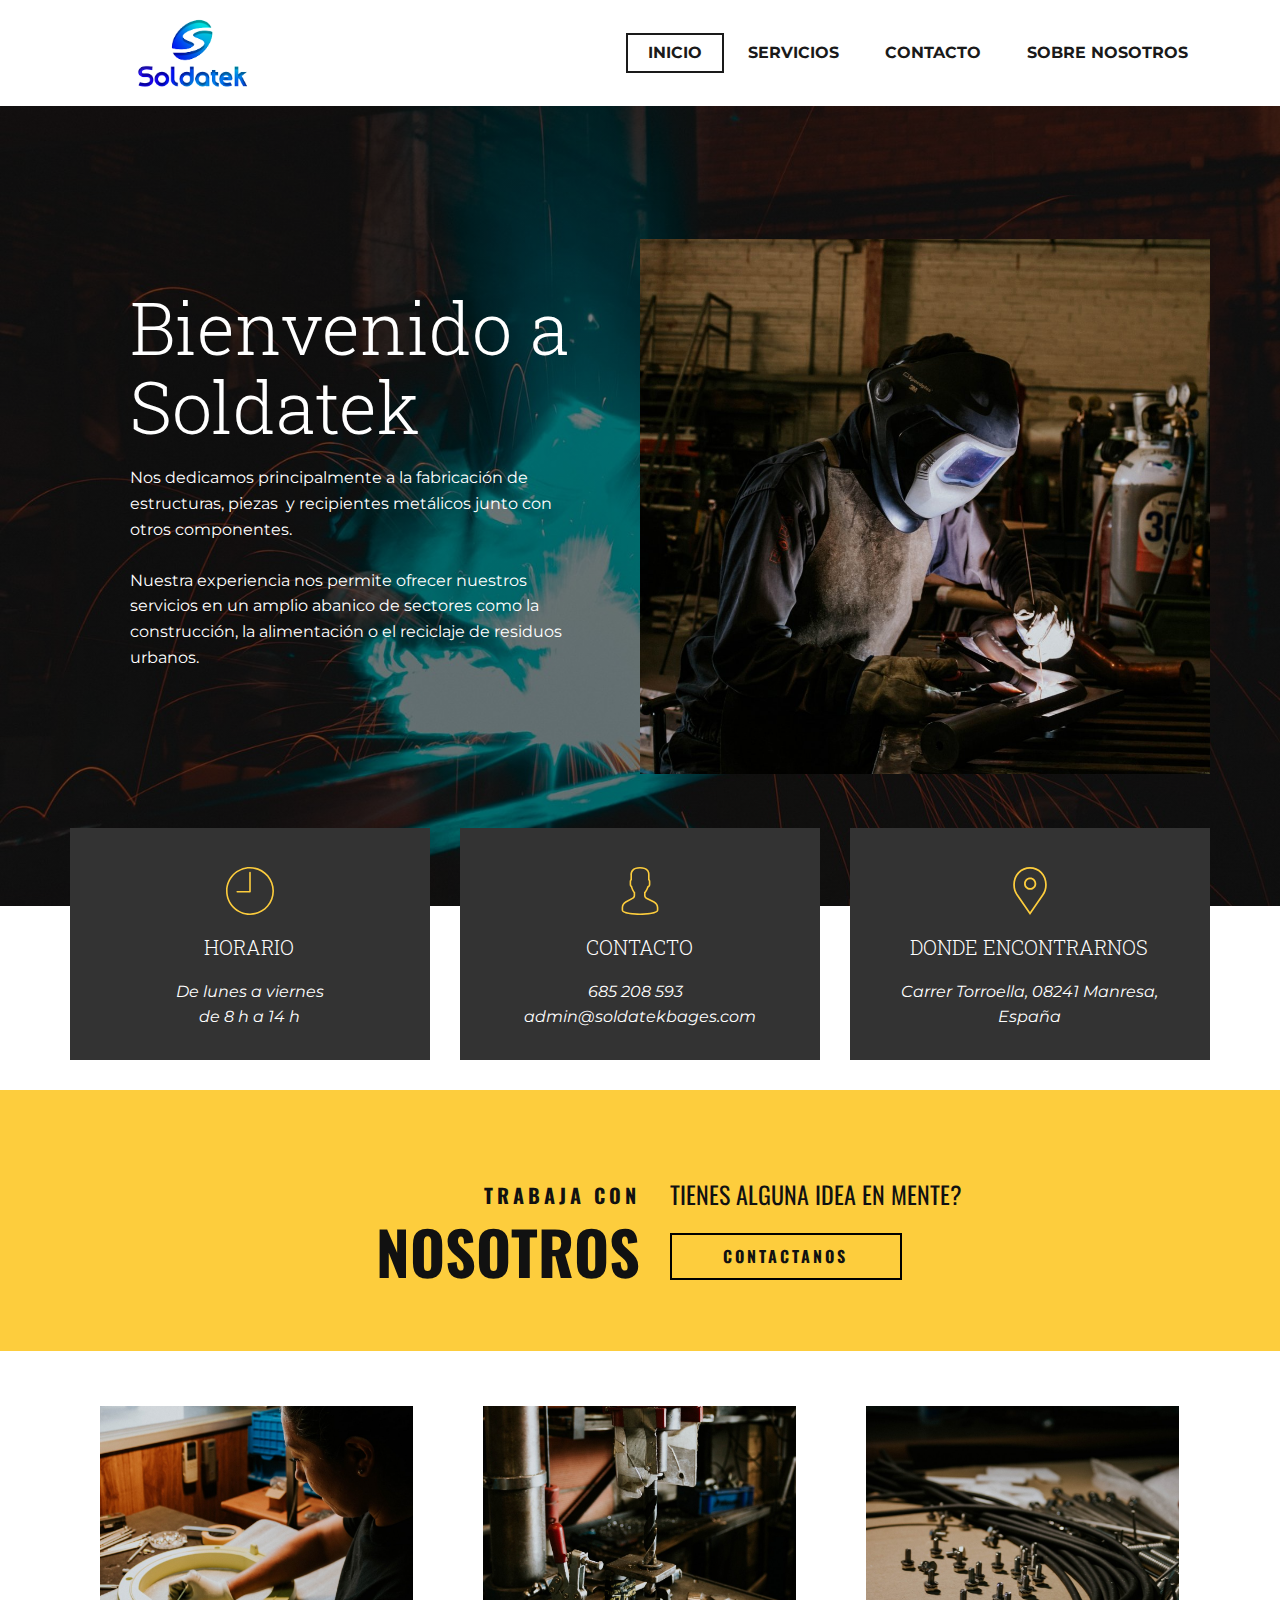
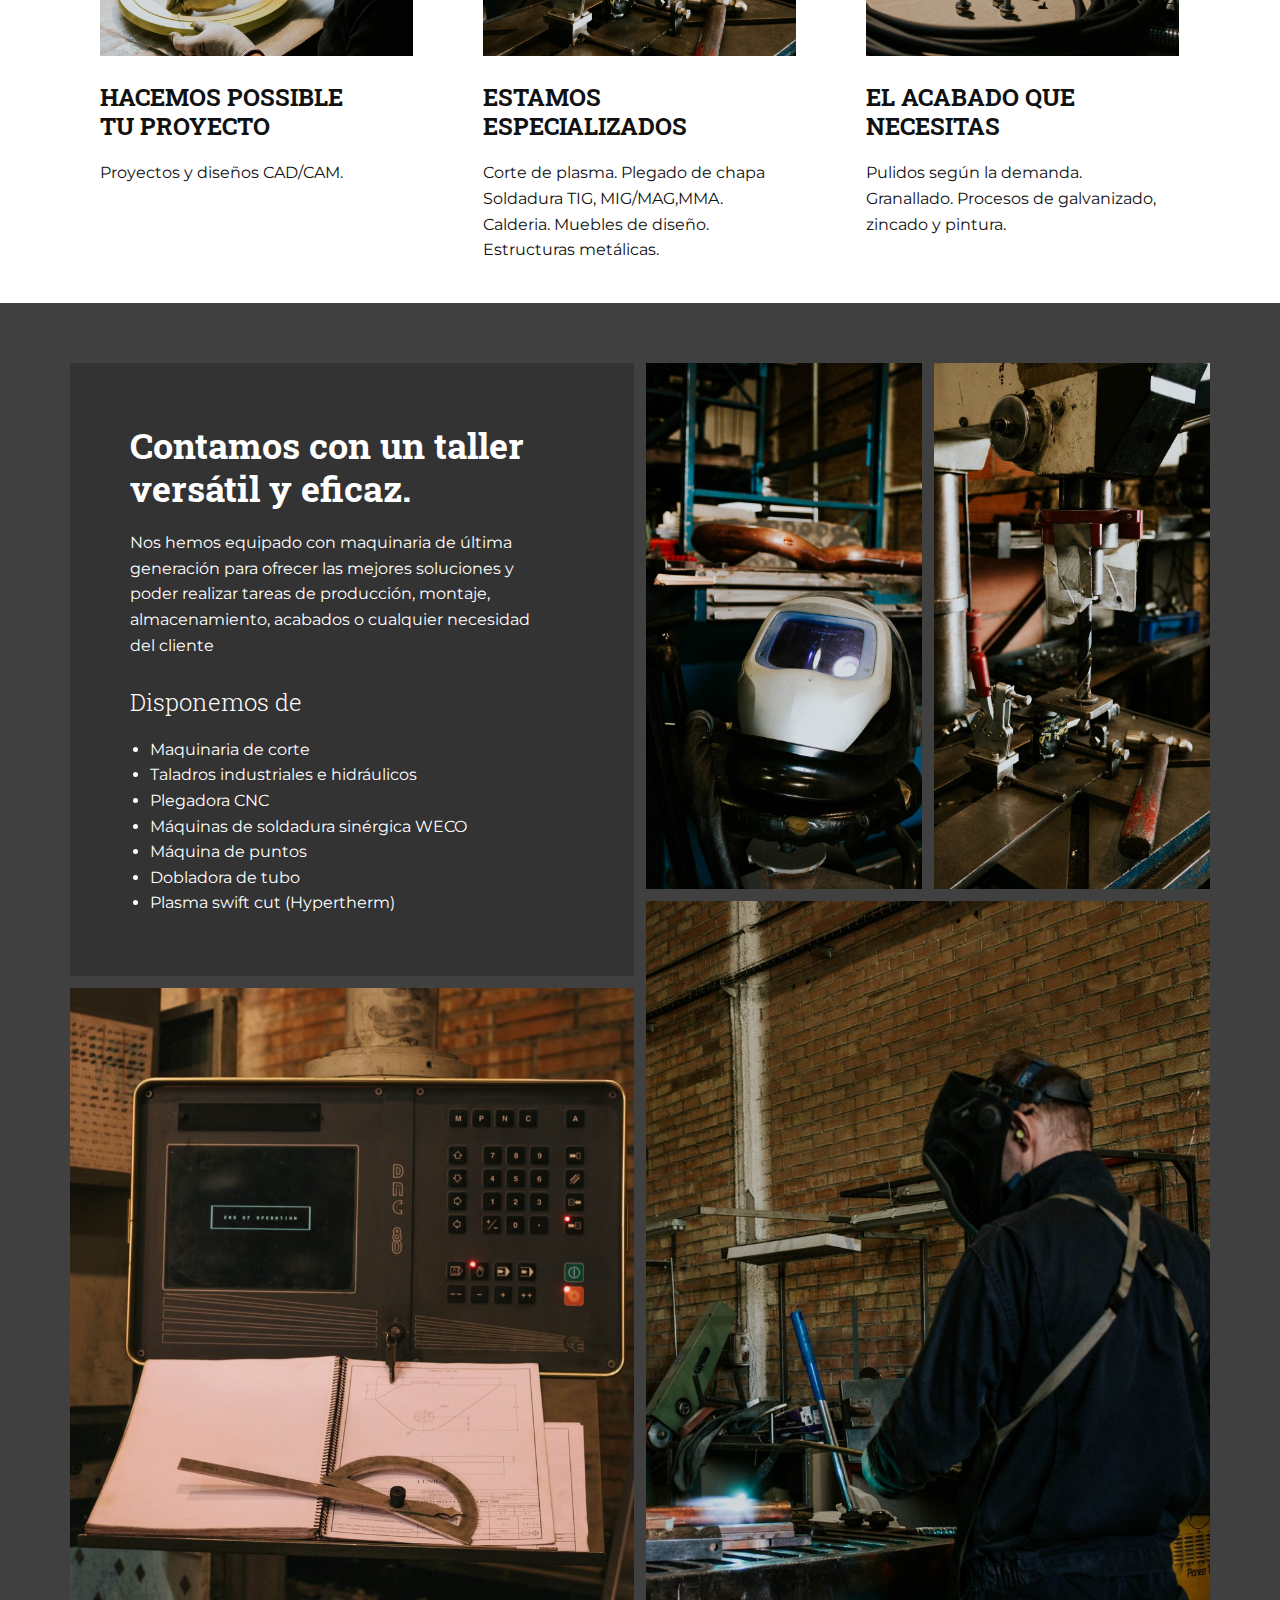
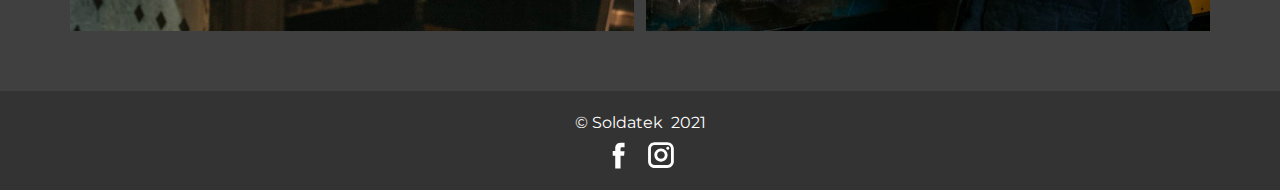
<file: index.html>
<!DOCTYPE html>
<html style="font-size: 16px;" lang="es-ES">
  <head>
    <meta name="viewport" content="width=device-width, initial-scale=1.0">
    <meta charset="utf-8">
    <meta name="keywords" content="Fish Lake">
    <meta name="description" content="">
    <meta name="page_type" content="np-template-header-footer-from-plugin">
    <title>Inicio</title>
    <link rel="stylesheet" href="nicepage.css" media="screen">
<link rel="stylesheet" href="Inicio.css" media="screen">
    <script class="u-script" type="text/javascript" src="jquery.js" defer=""></script>
    <script class="u-script" type="text/javascript" src="nicepage.js" defer=""></script>
    <meta name="generator" content="Nicepage 3.8.1, nicepage.com">
    <link id="u-theme-google-font" rel="stylesheet" href="https://fonts.googleapis.com/css?family=Roboto+Slab:100,300,400,700|Montserrat:100,100i,200,200i,300,300i,400,400i,500,500i,600,600i,700,700i,800,800i,900,900i">
    <link id="u-page-google-font" rel="stylesheet" href="https://fonts.googleapis.com/css?family=Oswald:200,300,400,500,600,700|Roboto+Slab:100,300,400,700">
    
    
    
    
    
    
    <script type="application/ld+json">{
		"@context": "http://schema.org",
		"@type": "Organization",
		"name": "SOLDATEK",
		"url": "index.html",
		"sameAs": [
				"https://facebook.com/Soldatek-Bages-121953153081529",
				"https://www.instagram.com/soldatek_bages/"
		]
}</script>
    <meta property="og:title" content="Inicio">
    <meta property="og:type" content="website">
    <meta name="theme-color" content="#a68053">
    <link rel="canonical" href="index.html">
    <meta property="og:url" content="index.html">
  </head>
  <body data-home-page="Inicio.html" data-home-page-title="Inicio" class="u-body"><header class="u-clearfix u-header u-sticky u-white u-header" id="sec-d685"><div class="u-clearfix u-sheet u-valign-middle-xs u-sheet-1">
        <nav class="u-menu u-menu-dropdown u-offcanvas u-menu-1">
          <div class="menu-collapse" style="font-size: 1rem; letter-spacing: 0px; font-weight: 700; text-transform: uppercase;">
            <a class="u-button-style u-custom-active-border-color u-custom-active-color u-custom-border u-custom-border-color u-custom-borders u-custom-hover-border-color u-custom-hover-color u-custom-left-right-menu-spacing u-custom-padding-bottom u-custom-text-active-color u-custom-text-color u-custom-text-hover-color u-custom-top-bottom-menu-spacing u-nav-link u-text-active-palette-1-base u-text-hover-palette-2-base" href="#">
              <svg><use xmlns:xlink="http://www.w3.org/1999/xlink" xlink:href="#menu-hamburger"></use></svg>
              <svg version="1.1" xmlns="http://www.w3.org/2000/svg" xmlns:xlink="http://www.w3.org/1999/xlink"><defs><symbol id="menu-hamburger" viewBox="0 0 16 16" style="width: 16px; height: 16px;"><rect y="1" width="16" height="2"></rect><rect y="7" width="16" height="2"></rect><rect y="13" width="16" height="2"></rect>
</symbol>
</defs></svg>
            </a>
          </div>
          <div class="u-custom-menu u-nav-container">
            <ul class="u-nav u-spacing-2 u-unstyled u-nav-1"><li class="u-nav-item"><a class="u-border-2 u-border-active-grey-90 u-border-hover-grey-50 u-button-style u-nav-link u-text-active-grey-90 u-text-grey-90 u-text-hover-custom-color-1" href="Inicio.html" style="padding: 10px 20px;">Inicio</a>
</li><li class="u-nav-item"><a class="u-border-2 u-border-active-grey-90 u-border-hover-grey-50 u-button-style u-nav-link u-text-active-grey-90 u-text-grey-90 u-text-hover-custom-color-1" href="Servicios.html" style="padding: 10px 20px;">Servicios</a>
</li><li class="u-nav-item"><a class="u-border-2 u-border-active-grey-90 u-border-hover-grey-50 u-button-style u-nav-link u-text-active-grey-90 u-text-grey-90 u-text-hover-custom-color-1" href="Contacto.html" style="padding: 10px 20px;">Contacto</a>
</li><li class="u-nav-item"><a class="u-border-2 u-border-active-grey-90 u-border-hover-grey-50 u-button-style u-nav-link u-text-active-grey-90 u-text-grey-90 u-text-hover-custom-color-1" href="Sobre-Nosotros.html" style="padding: 10px 20px;">Sobre Nosotros</a>
</li></ul>
          </div>
          <div class="u-custom-menu u-nav-container-collapse">
            <div class="u-black u-container-style u-inner-container-layout u-opacity u-opacity-95 u-sidenav">
              <div class="u-sidenav-overflow">
                <div class="u-menu-close"></div>
                <ul class="u-align-center u-nav u-popupmenu-items u-unstyled u-nav-2"><li class="u-nav-item"><a class="u-button-style u-nav-link" href="Inicio.html" style="padding: 10px 20px;">Inicio</a>
</li><li class="u-nav-item"><a class="u-button-style u-nav-link" href="Servicios.html" style="padding: 10px 20px;">Servicios</a>
</li><li class="u-nav-item"><a class="u-button-style u-nav-link" href="Contacto.html" style="padding: 10px 20px;">Contacto</a>
</li><li class="u-nav-item"><a class="u-button-style u-nav-link" href="Sobre-Nosotros.html" style="padding: 10px 20px;">Sobre Nosotros</a>
</li></ul>
              </div>
            </div>
            <div class="u-black u-menu-overlay u-opacity u-opacity-70"></div>
          </div>
        </nav>
        <img class="u-image u-image-1" src="images/logo360x225.png">
      </div></header>
    <section class="u-clearfix u-image u-shading u-section-1" src="" id="sec-5c65">
      <div class="u-clearfix u-sheet u-sheet-1">
        <div class="u-clearfix u-expanded-width u-layout-wrap u-layout-wrap-1">
          <div class="u-layout">
            <div class="u-layout-row">
              <div class="u-container-style u-layout-cell u-left-cell u-size-30 u-layout-cell-1" src="">
                <div class="u-container-layout u-container-layout-1">
                  <h1 class="u-text u-title u-text-1">Bienvenido a Soldatek<br>
                  </h1>
                  <p class="u-large-text u-text u-text-variant u-text-2">Nos dedicamos principalmente a la fabricación de estructuras, piezas&nbsp; y recipientes metálicos junto con otros componentes.<br>
                    <br>Nuestra experiencia nos permite ofrecer nuestros servicios en un amplio abanico de sectores como la construcción, la alimentación o el reciclaje de residuos urbanos.
                  </p>
                </div>
              </div>
              <div class="u-align-left u-container-style u-hidden-xs u-image u-layout-cell u-right-cell u-size-30 u-image-1">
                <div class="u-container-layout u-container-layout-2"></div>
              </div>
            </div>
          </div>
        </div>
      </div>
    </section>
    <section class="u-align-center u-clearfix u-section-2" id="sec-5bee">
      <div class="u-clearfix u-sheet u-sheet-1">
        <div class="u-expanded-width u-list u-repeater u-list-1">
          <div class="u-align-center u-container-style u-grey-80 u-list-item u-repeater-item u-video-cover u-list-item-1">
            <div class="u-container-layout u-similar-container u-valign-bottom u-container-layout-1"><span class="u-icon u-icon-circle u-text-custom-color-1 u-icon-1"><svg class="u-svg-link" preserveAspectRatio="xMidYMin slice" viewBox="0 0 60 60" style=""><use xmlns:xlink="http://www.w3.org/1999/xlink" xlink:href="#svg-47db"></use></svg><svg xmlns="http://www.w3.org/2000/svg" xmlns:xlink="http://www.w3.org/1999/xlink" version="1.1" xml:space="preserve" class="u-svg-content" viewBox="0 0 60 60" x="0px" y="0px" id="svg-47db" style="enable-background:new 0 0 60 60;"><g><path d="M30,0C13.458,0,0,13.458,0,30s13.458,30,30,30s30-13.458,30-30S46.542,0,30,0z M30,58C14.561,58,2,45.439,2,30
		S14.561,2,30,2s28,12.561,28,28S45.439,58,30,58z"></path><path d="M30,6c-0.552,0-1,0.447-1,1v23H14c-0.552,0-1,0.447-1,1s0.448,1,1,1h16c0.552,0,1-0.447,1-1V7C31,6.447,30.552,6,30,6z"></path>
</g></svg>
            
            
          </span>
              <h5 class="u-text u-text-1">HORARIO</h5>
              <p class="u-text u-text-2">De lunes a viernes<br>de 8 h a 14 h
              </p>
            </div>
          </div>
          <div class="u-align-center u-container-style u-grey-80 u-list-item u-repeater-item u-list-item-2">
            <div class="u-container-layout u-similar-container u-valign-bottom u-container-layout-2"><span class="u-icon u-icon-circle u-text-custom-color-1 u-icon-2"><svg class="u-svg-link" preserveAspectRatio="xMidYMin slice" viewBox="0 0 60 60" style=""><use xmlns:xlink="http://www.w3.org/1999/xlink" xlink:href="#svg-4b50"></use></svg><svg xmlns="http://www.w3.org/2000/svg" xmlns:xlink="http://www.w3.org/1999/xlink" version="1.1" xml:space="preserve" class="u-svg-content" viewBox="0 0 60 60" x="0px" y="0px" id="svg-4b50" style="enable-background:new 0 0 60 60;"><path d="M48.014,42.889l-9.553-4.776C37.56,37.662,37,36.756,37,35.748v-3.381c0.229-0.28,0.47-0.599,0.719-0.951
	c1.239-1.75,2.232-3.698,2.954-5.799C42.084,24.97,43,23.575,43,22v-4c0-0.963-0.36-1.896-1-2.625v-5.319
	c0.056-0.55,0.276-3.824-2.092-6.525C37.854,1.188,34.521,0,30,0s-7.854,1.188-9.908,3.53C17.724,6.231,17.944,9.506,18,10.056
	v5.319c-0.64,0.729-1,1.662-1,2.625v4c0,1.217,0.553,2.352,1.497,3.109c0.916,3.627,2.833,6.36,3.503,7.237v3.309
	c0,0.968-0.528,1.856-1.377,2.32l-8.921,4.866C8.801,44.424,7,47.458,7,50.762V54c0,4.746,15.045,6,23,6s23-1.254,23-6v-3.043
	C53,47.519,51.089,44.427,48.014,42.889z M51,54c0,1.357-7.412,4-21,4S9,55.357,9,54v-3.238c0-2.571,1.402-4.934,3.659-6.164
	l8.921-4.866C23.073,38.917,24,37.354,24,35.655v-4.019l-0.233-0.278c-0.024-0.029-2.475-2.994-3.41-7.065l-0.091-0.396l-0.341-0.22
	C19.346,23.303,19,22.676,19,22v-4c0-0.561,0.238-1.084,0.67-1.475L20,16.228V10l-0.009-0.131c-0.003-0.027-0.343-2.799,1.605-5.021
	C23.253,2.958,26.081,2,30,2c3.905,0,6.727,0.951,8.386,2.828c1.947,2.201,1.625,5.017,1.623,5.041L40,16.228l0.33,0.298
	C40.762,16.916,41,17.439,41,18v4c0,0.873-0.572,1.637-1.422,1.899l-0.498,0.153l-0.16,0.495c-0.669,2.081-1.622,4.003-2.834,5.713
	c-0.297,0.421-0.586,0.794-0.837,1.079L35,31.623v4.125c0,1.77,0.983,3.361,2.566,4.153l9.553,4.776
	C49.513,45.874,51,48.28,51,50.957V54z"></path></svg>
            
            
          </span>
              <h5 class="u-text u-text-3">CONTACTO</h5>
              <p class="u-text u-text-4">685 208 593&nbsp;&nbsp;<br>admin@soldatekbages.com
              </p>
            </div>
          </div>
          <div class="u-align-center u-container-style u-grey-80 u-list-item u-repeater-item u-video-cover u-list-item-3">
            <div class="u-container-layout u-similar-container u-valign-bottom u-container-layout-3"><span class="u-icon u-icon-circle u-text-custom-color-1 u-icon-3"><svg class="u-svg-link" preserveAspectRatio="xMidYMin slice" viewBox="0 0 54.757 54.757" style=""><use xmlns:xlink="http://www.w3.org/1999/xlink" xlink:href="#svg-a8d1"></use></svg><svg xmlns="http://www.w3.org/2000/svg" xmlns:xlink="http://www.w3.org/1999/xlink" version="1.1" xml:space="preserve" class="u-svg-content" viewBox="0 0 54.757 54.757" x="0px" y="0px" id="svg-a8d1" style="enable-background:new 0 0 54.757 54.757;"><g><path d="M27.557,12c-3.859,0-7,3.141-7,7s3.141,7,7,7s7-3.141,7-7S31.416,12,27.557,12z M27.557,24c-2.757,0-5-2.243-5-5
		s2.243-5,5-5s5,2.243,5,5S30.314,24,27.557,24z"></path><path d="M40.94,5.617C37.318,1.995,32.502,0,27.38,0c-5.123,0-9.938,1.995-13.56,5.617c-6.703,6.702-7.536,19.312-1.804,26.952
		L27.38,54.757L42.721,32.6C48.476,24.929,47.643,12.319,40.94,5.617z M41.099,31.431L27.38,51.243L13.639,31.4
		C8.44,24.468,9.185,13.08,15.235,7.031C18.479,3.787,22.792,2,27.38,2s8.901,1.787,12.146,5.031
		C45.576,13.08,46.321,24.468,41.099,31.431z"></path>
</g></svg>
            
            
          </span>
              <h5 class="u-text u-text-5">DONDE ENCONTRARNOS</h5>
              <p class="u-text u-text-6">Carrer Torroella, 08241 Manresa, España</p>
            </div>
          </div>
        </div>
      </div>
    </section>
    <section class="u-align-center u-clearfix u-valign-middle-lg u-valign-middle-xl u-white u-section-3" id="carousel_d4ad">
      <div class="u-absolute-hcenter u-custom-color-1 u-expanded u-shape u-shape-rectangle u-shape-1"></div>
      <div class="u-clearfix u-layout-wrap u-layout-wrap-1">
        <div class="u-gutter-0 u-layout">
          <div class="u-layout-row">
            <div class="u-align-right u-container-style u-layout-cell u-size-30 u-layout-cell-1">
              <div class="u-container-layout u-valign-bottom-xl u-container-layout-1">
                <h3 class="u-custom-font u-font-oswald u-text u-text-1">TRABAJA CON</h3>
                <h2 class="u-custom-font u-font-oswald u-text u-text-2">NOSOTROS</h2>
              </div>
            </div>
            <div class="u-align-left u-container-style u-layout-cell u-size-30 u-layout-cell-2">
              <div class="u-container-layout u-container-layout-2">
                <p class="u-custom-font u-font-oswald u-text u-text-3">tienes alguna idea en mente?</p>
                <a href="Contacto.html" data-page-id="63028421" class="u-border-2 u-border-black u-btn u-btn-rectangle u-button-style u-custom-font u-font-oswald u-none u-radius-0 u-text-body-color u-btn-1">contactanos</a>
              </div>
            </div>
          </div>
        </div>
      </div>
    </section>
    <section class="u-clearfix u-section-4" id="sec-a990">
      <div class="u-clearfix u-sheet u-valign-top-xs u-sheet-1">
        <div class="u-expanded-width u-list u-repeater u-list-1">
          <div class="u-align-left u-container-style u-list-item u-repeater-item" data-href="Servicios.html" data-page-id="10510761">
            <div class="u-container-layout u-similar-container u-valign-top-lg u-valign-top-xl u-container-layout-1">
              <img alt="" class="u-expanded-width u-image u-image-default u-image-1" src="images/IMG_1114.jpg">
              <h3 class="u-align-center-xs u-text u-text-1">HACEMOS POSSIBLE TU PROYECTO</h3>
              <p class="u-align-center-xs u-text u-text-2">Proyectos y diseños CAD/CAM.</p>
            </div>
          </div>
          <div class="u-align-left u-container-style u-list-item u-repeater-item">
            <div class="u-container-layout u-similar-container u-valign-top-lg u-valign-top-xl u-container-layout-2">
              <img alt="" class="u-expanded-width u-image u-image-default u-image-2" src="images/IMG_0874.jpg">
              <h3 class="u-align-center-xs u-text u-text-3">ESTAMOS ESPECIALIZADOS</h3>
              <p class="u-align-center-xs u-text u-text-4">Corte de plasma. Plegado de chapa<br>Soldadura TIG, MIG/MAG,MMA.&nbsp;<br>Calderia. Muebles de diseño. Estructuras metálicas.
              </p>
            </div>
          </div>
          <div class="u-align-left u-container-style u-list-item u-repeater-item">
            <div class="u-container-layout u-similar-container u-valign-top-lg u-valign-top-xl u-container-layout-3">
              <img alt="" class="u-expanded-width u-image u-image-default u-image-3" src="images/IMG_1100.jpg">
              <h3 class="u-align-center-xs u-text u-text-5">EL ACABADO QUE NECESITAS</h3>
              <p class="u-align-center-xs u-text u-text-6">Pulidos según la demanda. Granallado. Procesos de galvanizado, zincado y pintura.</p>
            </div>
          </div>
        </div>
      </div>
    </section>
    <section class="u-align-center u-clearfix u-grey-75 u-section-5" id="sec-3d58">
      <div class="u-clearfix u-sheet u-sheet-1">
        <div class="u-clearfix u-expanded-width u-gutter-12 u-layout-wrap u-layout-wrap-1">
          <div class="u-layout">
            <div class="u-layout-row">
              <div class="u-size-30 u-size-60-md">
                <div class="u-layout-col">
                  <div class="u-size-40">
                    <div class="u-layout-row">
                      <div class="u-align-left u-container-style u-grey-80 u-layout-cell u-left-cell u-size-60 u-layout-cell-1">
                        <div class="u-container-layout u-container-layout-1">
                          <h2 class="u-custom-font u-font-roboto-slab u-text u-text-1">Contamos con un taller versátil y eficaz.</h2>
                          <p class="u-text u-text-2">Nos hemos equipado con maquinaria de última generación para ofrecer las mejores soluciones y poder realizar tareas de producción, montaje, almacenamiento, acabados&nbsp;o cualquier necesidad del cliente</p>
                          <div class="u-align-left u-container-style u-grey-80 u-group u-group-1">
                            <div class="u-container-layout u-valign-bottom u-container-layout-2">
                              <h4 class="u-custom-font u-font-roboto-slab u-text u-text-3">Disponemos de&nbsp;</h4>
                              <ul class="u-text u-text-4">
                                <li>
                                  <div class="class u-list-icon"></div>Maquinaria de corte
                                </li>
                                <li>
                                  <div class="class u-list-icon"></div>Taladros industriales e hidráulicos
                                </li>
                                <li>
                                  <div class="class u-list-icon"></div>Plegadora CNC
                                </li>
                                <li>
                                  <div class="class u-list-icon"></div>Máquinas de soldadura sinérgica WECO
                                </li>
                                <li>
                                  <div class="class u-list-icon"></div>Máquina de puntos
                                </li>
                                <li>
                                  <div class="class u-list-icon"></div>Dobladora de tubo
                                </li>
                                <li>
                                  <div class="class u-list-icon"></div>Plasma swift cut (Hypertherm)
                                </li>
                              </ul>
                            </div>
                          </div>
                        </div>
                      </div>
                    </div>
                  </div>
                  <div class="u-size-20">
                    <div class="u-layout-row">
                      <div class="u-align-left u-container-style u-hidden-sm u-hidden-xs u-image u-layout-cell u-left-cell u-size-60 u-image-1">
                        <div class="u-container-layout u-container-layout-3"></div>
                      </div>
                    </div>
                  </div>
                </div>
              </div>
              <div class="u-size-30 u-size-60-md">
                <div class="u-layout-col">
                  <div class="u-size-20">
                    <div class="u-layout-row">
                      <div class="u-align-left u-container-style u-image u-layout-cell u-size-30 u-image-2">
                        <div class="u-container-layout u-container-layout-4" src=""></div>
                      </div>
                      <div class="u-align-left u-container-style u-hidden-sm u-hidden-xs u-image u-layout-cell u-right-cell u-size-30 u-image-3">
                        <div class="u-container-layout u-container-layout-5"></div>
                      </div>
                    </div>
                  </div>
                  <div class="u-size-40">
                    <div class="u-layout-row">
                      <div class="u-align-left u-container-style u-image u-layout-cell u-right-cell u-size-60 u-image-4">
                        <div class="u-container-layout u-container-layout-6" src=""></div>
                      </div>
                    </div>
                  </div>
                </div>
              </div>
            </div>
          </div>
        </div>
      </div>
    </section>
    
    
    <footer class="u-clearfix u-footer u-grey-80" id="sec-96a4"><div class="u-clearfix u-sheet u-sheet-1">
        <p class="u-align-center u-text u-text-1">© Soldatek&nbsp; 2021</p>
        <div class="u-align-left u-social-icons u-spacing-10 u-social-icons-1">
          <a class="u-social-url" target="_blank" href="https://facebook.com/Soldatek-Bages-121953153081529"><span class="u-icon u-icon-circle u-social-facebook u-social-icon u-icon-1"><svg class="u-svg-link" preserveAspectRatio="xMidYMin slice" viewBox="0 0 112 112" style=""><use xmlns:xlink="http://www.w3.org/1999/xlink" xlink:href="#svg-9f76"></use></svg><svg xmlns="http://www.w3.org/2000/svg" xmlns:xlink="http://www.w3.org/1999/xlink" version="1.1" xml:space="preserve" class="u-svg-content" viewBox="0 0 112 112" x="0px" y="0px" id="svg-9f76"><path d="M75.5,28.8H65.4c-1.5,0-4,0.9-4,4.3v9.4h13.9l-1.5,15.8H61.4v45.1H42.8V58.3h-8.8V42.4h8.8V32.2 c0-7.4,3.4-18.8,18.8-18.8h13.8v15.4H75.5z"></path></svg></span>
          </a>
          <a class="u-social-url" target="_blank" href="https://www.instagram.com/soldatek_bages/"><span class="u-icon u-icon-circle u-social-icon u-social-instagram u-icon-2"><svg class="u-svg-link" preserveAspectRatio="xMidYMin slice" viewBox="0 0 112 112" style=""><use xmlns:xlink="http://www.w3.org/1999/xlink" xlink:href="#svg-5852"></use></svg><svg xmlns="http://www.w3.org/2000/svg" xmlns:xlink="http://www.w3.org/1999/xlink" version="1.1" xml:space="preserve" class="u-svg-content" viewBox="0 0 112 112" x="0px" y="0px" id="svg-5852"><path d="M55.9,32.9c-12.8,0-23.2,10.4-23.2,23.2s10.4,23.2,23.2,23.2s23.2-10.4,23.2-23.2S68.7,32.9,55.9,32.9z M55.9,69.4c-7.4,0-13.3-6-13.3-13.3c-0.1-7.4,6-13.3,13.3-13.3s13.3,6,13.3,13.3C69.3,63.5,63.3,69.4,55.9,69.4z"></path><path d="M79.7,26.8c-3,0-5.4,2.5-5.4,5.4s2.5,5.4,5.4,5.4c3,0,5.4-2.5,5.4-5.4S82.7,26.8,79.7,26.8z"></path><path d="M78.2,11H33.5C21,11,10.8,21.3,10.8,33.7v44.7c0,12.6,10.2,22.8,22.7,22.8h44.7c12.6,0,22.7-10.2,22.7-22.7 V33.7C100.8,21.1,90.6,11,78.2,11z M91,78.4c0,7.1-5.8,12.8-12.8,12.8H33.5c-7.1,0-12.8-5.8-12.8-12.8V33.7 c0-7.1,5.8-12.8,12.8-12.8h44.7c7.1,0,12.8,5.8,12.8,12.8V78.4z"></path></svg></span>
          </a>
        </div>
      </div></footer>
  </body>
</html>
</file>
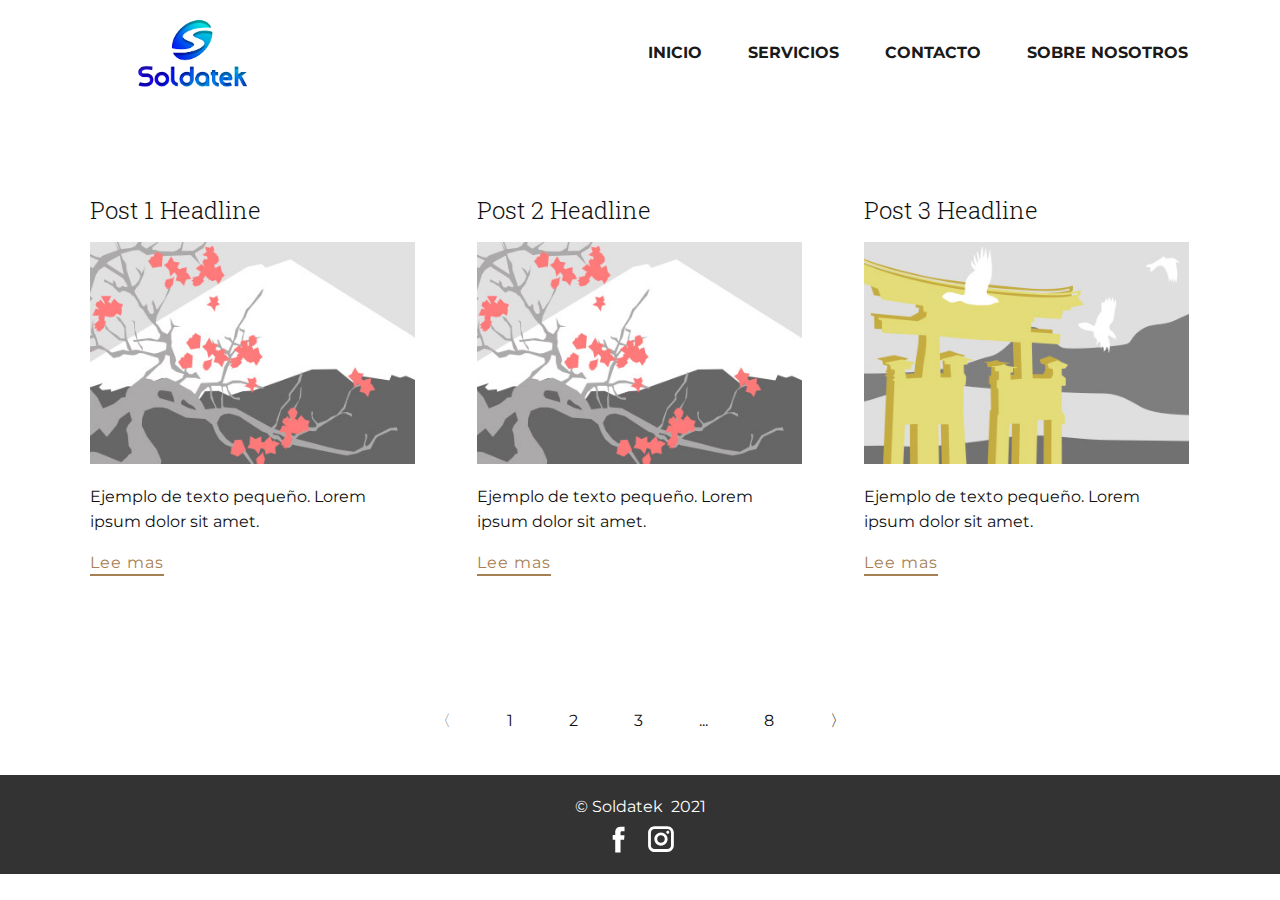
<file: Blog-Template.html>
<!DOCTYPE html>
<html style="font-size: 16px;" lang="es-ES">
  <head>
    <meta name="viewport" content="width=device-width, initial-scale=1.0">
    <meta charset="utf-8">
    <meta name="keywords" content="">
    <meta name="description" content="">
    <meta name="page_type" content="np-template-header-footer-from-plugin">
    <title>Blog Template</title>
    <link rel="stylesheet" href="nicepage.css" media="screen">
<link rel="stylesheet" href="Blog-Template.css" media="screen">
    <script class="u-script" type="text/javascript" src="jquery.js" defer=""></script>
    <script class="u-script" type="text/javascript" src="nicepage.js" defer=""></script>
    <meta name="generator" content="Nicepage 3.8.1, nicepage.com">
    <link id="u-theme-google-font" rel="stylesheet" href="https://fonts.googleapis.com/css?family=Roboto+Slab:100,300,400,700|Montserrat:100,100i,200,200i,300,300i,400,400i,500,500i,600,600i,700,700i,800,800i,900,900i">
    
    
    
    <script type="application/ld+json">{
		"@context": "http://schema.org",
		"@type": "Organization",
		"name": "SOLDATEK",
		"url": "index.html",
		"sameAs": [
				"https://facebook.com/Soldatek-Bages-121953153081529",
				"https://www.instagram.com/soldatek_bages/"
		]
}</script>
    <meta property="og:title" content="Blog Template">
    <meta property="og:type" content="website">
    <meta name="theme-color" content="#a68053">
    <link rel="canonical" href="index.html">
    <meta property="og:url" content="index.html">
  </head>
  <body class="u-body"><header class="u-clearfix u-header u-sticky u-white u-header" id="sec-d685"><div class="u-clearfix u-sheet u-valign-middle-xs u-sheet-1">
        <nav class="u-menu u-menu-dropdown u-offcanvas u-menu-1">
          <div class="menu-collapse" style="font-size: 1rem; letter-spacing: 0px; font-weight: 700; text-transform: uppercase;">
            <a class="u-button-style u-custom-active-border-color u-custom-active-color u-custom-border u-custom-border-color u-custom-borders u-custom-hover-border-color u-custom-hover-color u-custom-left-right-menu-spacing u-custom-padding-bottom u-custom-text-active-color u-custom-text-color u-custom-text-hover-color u-custom-top-bottom-menu-spacing u-nav-link u-text-active-palette-1-base u-text-hover-palette-2-base" href="#">
              <svg><use xmlns:xlink="http://www.w3.org/1999/xlink" xlink:href="#menu-hamburger"></use></svg>
              <svg version="1.1" xmlns="http://www.w3.org/2000/svg" xmlns:xlink="http://www.w3.org/1999/xlink"><defs><symbol id="menu-hamburger" viewBox="0 0 16 16" style="width: 16px; height: 16px;"><rect y="1" width="16" height="2"></rect><rect y="7" width="16" height="2"></rect><rect y="13" width="16" height="2"></rect>
</symbol>
</defs></svg>
            </a>
          </div>
          <div class="u-custom-menu u-nav-container">
            <ul class="u-nav u-spacing-2 u-unstyled u-nav-1"><li class="u-nav-item"><a class="u-border-2 u-border-active-grey-90 u-border-hover-grey-50 u-button-style u-nav-link u-text-active-grey-90 u-text-grey-90 u-text-hover-custom-color-1" href="Inicio.html" style="padding: 10px 20px;">Inicio</a>
</li><li class="u-nav-item"><a class="u-border-2 u-border-active-grey-90 u-border-hover-grey-50 u-button-style u-nav-link u-text-active-grey-90 u-text-grey-90 u-text-hover-custom-color-1" href="Servicios.html" style="padding: 10px 20px;">Servicios</a>
</li><li class="u-nav-item"><a class="u-border-2 u-border-active-grey-90 u-border-hover-grey-50 u-button-style u-nav-link u-text-active-grey-90 u-text-grey-90 u-text-hover-custom-color-1" href="Contacto.html" style="padding: 10px 20px;">Contacto</a>
</li><li class="u-nav-item"><a class="u-border-2 u-border-active-grey-90 u-border-hover-grey-50 u-button-style u-nav-link u-text-active-grey-90 u-text-grey-90 u-text-hover-custom-color-1" href="Sobre-Nosotros.html" style="padding: 10px 20px;">Sobre Nosotros</a>
</li></ul>
          </div>
          <div class="u-custom-menu u-nav-container-collapse">
            <div class="u-black u-container-style u-inner-container-layout u-opacity u-opacity-95 u-sidenav">
              <div class="u-sidenav-overflow">
                <div class="u-menu-close"></div>
                <ul class="u-align-center u-nav u-popupmenu-items u-unstyled u-nav-2"><li class="u-nav-item"><a class="u-button-style u-nav-link" href="Inicio.html" style="padding: 10px 20px;">Inicio</a>
</li><li class="u-nav-item"><a class="u-button-style u-nav-link" href="Servicios.html" style="padding: 10px 20px;">Servicios</a>
</li><li class="u-nav-item"><a class="u-button-style u-nav-link" href="Contacto.html" style="padding: 10px 20px;">Contacto</a>
</li><li class="u-nav-item"><a class="u-button-style u-nav-link" href="Sobre-Nosotros.html" style="padding: 10px 20px;">Sobre Nosotros</a>
</li></ul>
              </div>
            </div>
            <div class="u-black u-menu-overlay u-opacity u-opacity-70"></div>
          </div>
        </nav>
        <img class="u-image u-image-1" src="images/logo360x225.png">
      </div></header>
    <section class="u-clearfix u-section-1" id="sec-cecc">
      <div class="u-clearfix u-sheet u-valign-middle u-sheet-1"><!--blog--><!--blog_options_json--><!--{"type":"Recent","source":"","tags":"","count":""}--><!--/blog_options_json-->
        <div class="u-blog u-expanded-width u-repeater u-repeater-1"><!--blog_post-->
          <div class="u-blog-post u-container-style u-repeater-item u-white u-repeater-item-1">
            <div class="u-container-layout u-similar-container u-valign-top u-container-layout-1"><!--blog_post_header-->
              <h4 class="u-blog-control u-text u-text-1">
                <a class="u-post-header-link" href="blog/enviar.html"><!--blog_post_header_content-->Post 1 Headline<!--/blog_post_header_content--></a>
              </h4><!--/blog_post_header--><!--blog_post_image-->
              <img alt="" class="u-blog-control u-image u-image-default u-image-1" src="images/1.jpeg"><!--/blog_post_image--><!--blog_post_content-->
              <div class="u-blog-control u-post-content u-text u-text-2"><!--blog_post_content_content-->Ejemplo de texto pequeño. Lorem ipsum dolor sit amet.<!--/blog_post_content_content--></div><!--/blog_post_content--><!--blog_post_readmore-->
              <a href="blog/enviar.html" class="u-blog-control u-border-2 u-border-palette-1-base u-btn u-btn-rectangle u-button-style u-none u-btn-1"><!--blog_post_readmore_content-->Lee mas<!--/blog_post_readmore_content--></a><!--/blog_post_readmore-->
            </div>
          </div><!--/blog_post--><!--blog_post-->
          <div class="u-blog-post u-container-style u-repeater-item u-video-cover u-white">
            <div class="u-container-layout u-similar-container u-valign-top u-container-layout-2"><!--blog_post_header-->
              <h4 class="u-blog-control u-text u-text-3">
                <a class="u-post-header-link" href="blog/enviar-1.html"><!--blog_post_header_content-->Post 2 Headline<!--/blog_post_header_content--></a>
              </h4><!--/blog_post_header--><!--blog_post_image-->
              <img alt="" class="u-blog-control u-image u-image-default u-image-2" src="images/2.jpeg"><!--/blog_post_image--><!--blog_post_content-->
              <div class="u-blog-control u-post-content u-text u-text-4"><!--blog_post_content_content-->Ejemplo de texto pequeño. Lorem ipsum dolor sit amet.<!--/blog_post_content_content--></div><!--/blog_post_content--><!--blog_post_readmore-->
              <a href="blog/enviar-1.html" class="u-blog-control u-border-2 u-border-palette-1-base u-btn u-btn-rectangle u-button-style u-none u-btn-2"><!--blog_post_readmore_content-->Lee mas<!--/blog_post_readmore_content--></a><!--/blog_post_readmore-->
            </div>
          </div><!--/blog_post--><!--blog_post-->
          <div class="u-blog-post u-container-style u-repeater-item u-video-cover u-white">
            <div class="u-container-layout u-similar-container u-valign-top u-container-layout-3"><!--blog_post_header-->
              <h4 class="u-blog-control u-text u-text-5">
                <a class="u-post-header-link" href="blog/enviar-2.html"><!--blog_post_header_content-->Post 3 Headline<!--/blog_post_header_content--></a>
              </h4><!--/blog_post_header--><!--blog_post_image-->
              <img alt="" class="u-blog-control u-image u-image-default u-image-3" src="images/3.jpeg"><!--/blog_post_image--><!--blog_post_content-->
              <div class="u-blog-control u-post-content u-text u-text-6"><!--blog_post_content_content-->Ejemplo de texto pequeño. Lorem ipsum dolor sit amet.<!--/blog_post_content_content--></div><!--/blog_post_content--><!--blog_post_readmore-->
              <a href="blog/enviar-2.html" class="u-blog-control u-border-2 u-border-palette-1-base u-btn u-btn-rectangle u-button-style u-none u-btn-3"><!--blog_post_readmore_content-->Lee mas<!--/blog_post_readmore_content--></a><!--/blog_post_readmore-->
            </div>
          </div><!--/blog_post-->
        </div><!--/blog-->
      </div>
    </section>
    <section class="u-clearfix u-section-2" id="sec-2b59">
      <div class="u-clearfix u-sheet u-sheet-1">
        <ul class="responsive-style1 u-pagination u-unstyled u-pagination-1">
          <li class="disabled prev u-nav-item u-pagination-item">
            <a class="u-button-style u-nav-link" href="#" style="padding: 16px 28px;">〈</a>
          </li>
          <li class="active u-nav-item u-pagination-item">
            <a class="u-button-style u-nav-link" href="#" style="padding: 16px 28px;">1</a>
          </li>
          <li class="u-nav-item u-pagination-item">
            <a class="u-button-style u-nav-link" href="#" style="padding: 16px 28px;">2</a>
          </li>
          <li class="u-nav-item u-pagination-item">
            <a class="u-button-style u-nav-link" href="#" style="padding: 16px 28px;">3</a>
          </li>
          <li class="u-nav-item u-pagination-item u-pagination-separator">
            <a class="u-button-style u-nav-link" href="#" style="padding: 16px 28px;">...</a>
          </li>
          <li class="u-nav-item u-pagination-item">
            <a class="u-button-style u-nav-link" href="#" style="padding: 16px 28px;">8</a>
          </li>
          <li class="next u-nav-item u-pagination-item">
            <a class="u-button-style u-nav-link" href="#" style="padding: 16px 28px;">〉</a>
          </li>
        </ul>
      </div>
    </section>
    
    
    <footer class="u-clearfix u-footer u-grey-80" id="sec-96a4"><div class="u-clearfix u-sheet u-sheet-1">
        <p class="u-align-center u-text u-text-1">© Soldatek&nbsp; 2021</p>
        <div class="u-align-left u-social-icons u-spacing-10 u-social-icons-1">
          <a class="u-social-url" target="_blank" href="https://facebook.com/Soldatek-Bages-121953153081529"><span class="u-icon u-icon-circle u-social-facebook u-social-icon u-icon-1"><svg class="u-svg-link" preserveAspectRatio="xMidYMin slice" viewBox="0 0 112 112" style=""><use xmlns:xlink="http://www.w3.org/1999/xlink" xlink:href="#svg-9f76"></use></svg><svg xmlns="http://www.w3.org/2000/svg" xmlns:xlink="http://www.w3.org/1999/xlink" version="1.1" xml:space="preserve" class="u-svg-content" viewBox="0 0 112 112" x="0px" y="0px" id="svg-9f76"><path d="M75.5,28.8H65.4c-1.5,0-4,0.9-4,4.3v9.4h13.9l-1.5,15.8H61.4v45.1H42.8V58.3h-8.8V42.4h8.8V32.2 c0-7.4,3.4-18.8,18.8-18.8h13.8v15.4H75.5z"></path></svg></span>
          </a>
          <a class="u-social-url" target="_blank" href="https://www.instagram.com/soldatek_bages/"><span class="u-icon u-icon-circle u-social-icon u-social-instagram u-icon-2"><svg class="u-svg-link" preserveAspectRatio="xMidYMin slice" viewBox="0 0 112 112" style=""><use xmlns:xlink="http://www.w3.org/1999/xlink" xlink:href="#svg-5852"></use></svg><svg xmlns="http://www.w3.org/2000/svg" xmlns:xlink="http://www.w3.org/1999/xlink" version="1.1" xml:space="preserve" class="u-svg-content" viewBox="0 0 112 112" x="0px" y="0px" id="svg-5852"><path d="M55.9,32.9c-12.8,0-23.2,10.4-23.2,23.2s10.4,23.2,23.2,23.2s23.2-10.4,23.2-23.2S68.7,32.9,55.9,32.9z M55.9,69.4c-7.4,0-13.3-6-13.3-13.3c-0.1-7.4,6-13.3,13.3-13.3s13.3,6,13.3,13.3C69.3,63.5,63.3,69.4,55.9,69.4z"></path><path d="M79.7,26.8c-3,0-5.4,2.5-5.4,5.4s2.5,5.4,5.4,5.4c3,0,5.4-2.5,5.4-5.4S82.7,26.8,79.7,26.8z"></path><path d="M78.2,11H33.5C21,11,10.8,21.3,10.8,33.7v44.7c0,12.6,10.2,22.8,22.7,22.8h44.7c12.6,0,22.7-10.2,22.7-22.7 V33.7C100.8,21.1,90.6,11,78.2,11z M91,78.4c0,7.1-5.8,12.8-12.8,12.8H33.5c-7.1,0-12.8-5.8-12.8-12.8V33.7 c0-7.1,5.8-12.8,12.8-12.8h44.7c7.1,0,12.8,5.8,12.8,12.8V78.4z"></path></svg></span>
          </a>
        </div>
      </div></footer>
  </body>
</html>
</file>
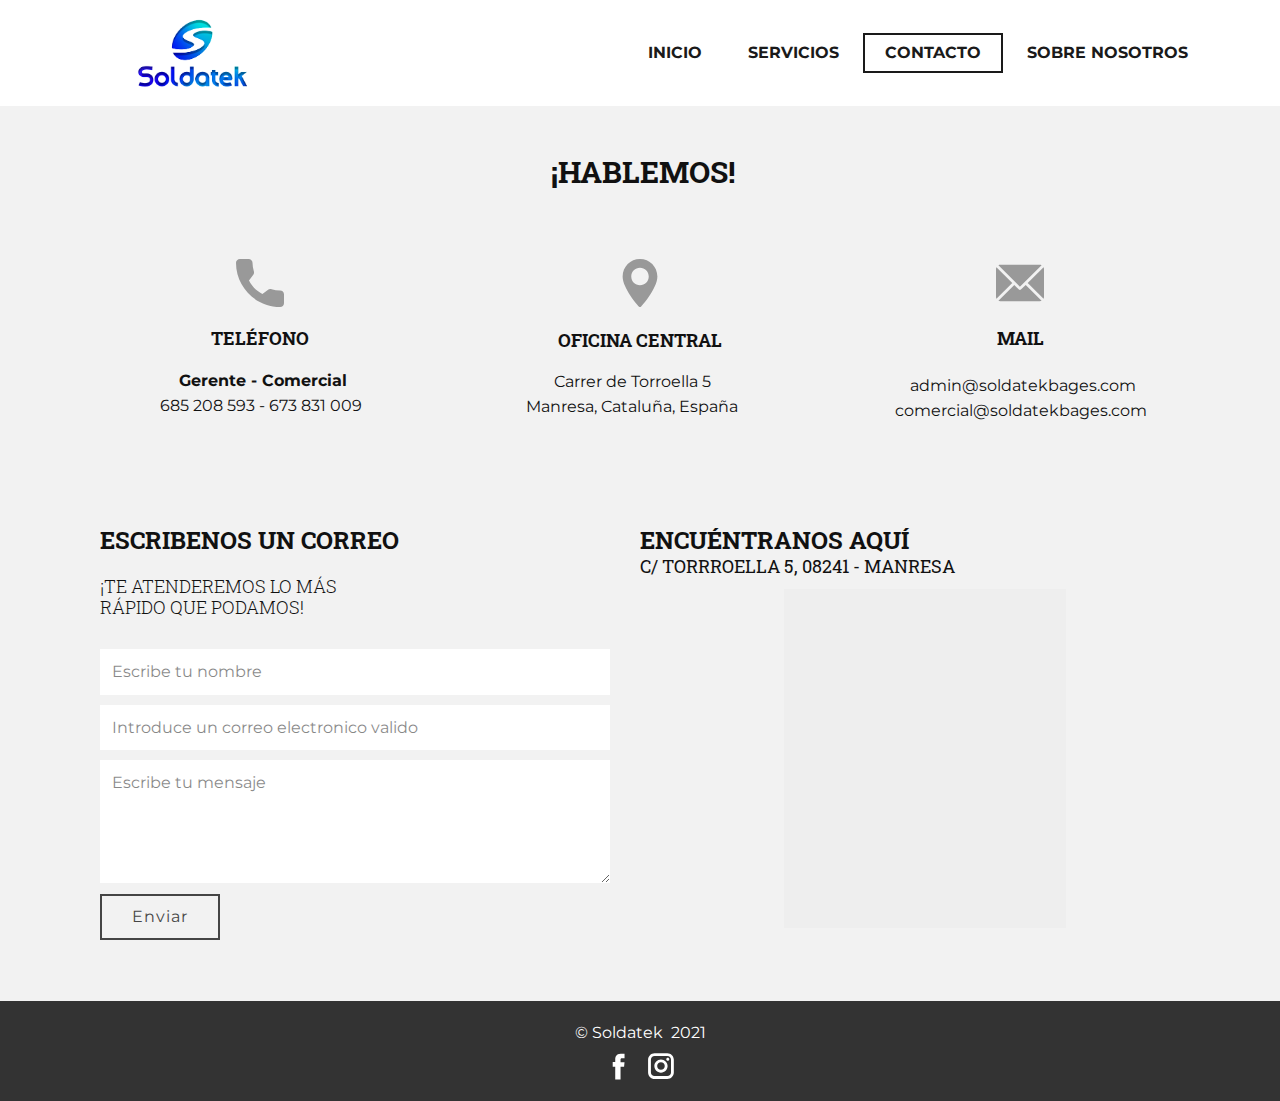
<file: Contacto.html>
<!DOCTYPE html>
<html style="font-size: 16px;" lang="es-ES">
  <head>
    <meta name="viewport" content="width=device-width, initial-scale=1.0">
    <meta charset="utf-8">
    <meta name="keywords" content="Contact Us">
    <meta name="description" content="">
    <meta name="page_type" content="np-template-header-footer-from-plugin">
    <title>Contacto</title>
    <link rel="stylesheet" href="nicepage.css" media="screen">
<link rel="stylesheet" href="Contacto.css" media="screen">
    <script class="u-script" type="text/javascript" src="jquery.js" defer=""></script>
    <script class="u-script" type="text/javascript" src="nicepage.js" defer=""></script>
    <meta name="generator" content="Nicepage 3.8.1, nicepage.com">
    <link id="u-theme-google-font" rel="stylesheet" href="https://fonts.googleapis.com/css?family=Roboto+Slab:100,300,400,700|Montserrat:100,100i,200,200i,300,300i,400,400i,500,500i,600,600i,700,700i,800,800i,900,900i">
    
    
    <script type="application/ld+json">{
		"@context": "http://schema.org",
		"@type": "Organization",
		"name": "SOLDATEK",
		"url": "index.html",
		"sameAs": [
				"https://facebook.com/Soldatek-Bages-121953153081529",
				"https://www.instagram.com/soldatek_bages/"
		]
}</script>
    <meta property="og:title" content="Contacto">
    <meta property="og:type" content="website">
    <meta name="theme-color" content="#a68053">
    <link rel="canonical" href="index.html">
    <meta property="og:url" content="index.html">
  </head>
  <body class="u-body"><header class="u-clearfix u-header u-sticky u-white u-header" id="sec-d685"><div class="u-clearfix u-sheet u-valign-middle-xs u-sheet-1">
        <nav class="u-menu u-menu-dropdown u-offcanvas u-menu-1">
          <div class="menu-collapse" style="font-size: 1rem; letter-spacing: 0px; font-weight: 700; text-transform: uppercase;">
            <a class="u-button-style u-custom-active-border-color u-custom-active-color u-custom-border u-custom-border-color u-custom-borders u-custom-hover-border-color u-custom-hover-color u-custom-left-right-menu-spacing u-custom-padding-bottom u-custom-text-active-color u-custom-text-color u-custom-text-hover-color u-custom-top-bottom-menu-spacing u-nav-link u-text-active-palette-1-base u-text-hover-palette-2-base" href="#">
              <svg><use xmlns:xlink="http://www.w3.org/1999/xlink" xlink:href="#menu-hamburger"></use></svg>
              <svg version="1.1" xmlns="http://www.w3.org/2000/svg" xmlns:xlink="http://www.w3.org/1999/xlink"><defs><symbol id="menu-hamburger" viewBox="0 0 16 16" style="width: 16px; height: 16px;"><rect y="1" width="16" height="2"></rect><rect y="7" width="16" height="2"></rect><rect y="13" width="16" height="2"></rect>
</symbol>
</defs></svg>
            </a>
          </div>
          <div class="u-custom-menu u-nav-container">
            <ul class="u-nav u-spacing-2 u-unstyled u-nav-1"><li class="u-nav-item"><a class="u-border-2 u-border-active-grey-90 u-border-hover-grey-50 u-button-style u-nav-link u-text-active-grey-90 u-text-grey-90 u-text-hover-custom-color-1" href="Inicio.html" style="padding: 10px 20px;">Inicio</a>
</li><li class="u-nav-item"><a class="u-border-2 u-border-active-grey-90 u-border-hover-grey-50 u-button-style u-nav-link u-text-active-grey-90 u-text-grey-90 u-text-hover-custom-color-1" href="Servicios.html" style="padding: 10px 20px;">Servicios</a>
</li><li class="u-nav-item"><a class="u-border-2 u-border-active-grey-90 u-border-hover-grey-50 u-button-style u-nav-link u-text-active-grey-90 u-text-grey-90 u-text-hover-custom-color-1" href="Contacto.html" style="padding: 10px 20px;">Contacto</a>
</li><li class="u-nav-item"><a class="u-border-2 u-border-active-grey-90 u-border-hover-grey-50 u-button-style u-nav-link u-text-active-grey-90 u-text-grey-90 u-text-hover-custom-color-1" href="Sobre-Nosotros.html" style="padding: 10px 20px;">Sobre Nosotros</a>
</li></ul>
          </div>
          <div class="u-custom-menu u-nav-container-collapse">
            <div class="u-black u-container-style u-inner-container-layout u-opacity u-opacity-95 u-sidenav">
              <div class="u-sidenav-overflow">
                <div class="u-menu-close"></div>
                <ul class="u-align-center u-nav u-popupmenu-items u-unstyled u-nav-2"><li class="u-nav-item"><a class="u-button-style u-nav-link" href="Inicio.html" style="padding: 10px 20px;">Inicio</a>
</li><li class="u-nav-item"><a class="u-button-style u-nav-link" href="Servicios.html" style="padding: 10px 20px;">Servicios</a>
</li><li class="u-nav-item"><a class="u-button-style u-nav-link" href="Contacto.html" style="padding: 10px 20px;">Contacto</a>
</li><li class="u-nav-item"><a class="u-button-style u-nav-link" href="Sobre-Nosotros.html" style="padding: 10px 20px;">Sobre Nosotros</a>
</li></ul>
              </div>
            </div>
            <div class="u-black u-menu-overlay u-opacity u-opacity-70"></div>
          </div>
        </nav>
        <img class="u-image u-image-1" src="images/logo360x225.png">
      </div></header>
    <section class="u-align-center-xs u-clearfix u-grey-5 u-section-1" id="carousel_7c63">
      <div class="u-clearfix u-sheet u-sheet-1">
        <h2 class="u-text u-text-1">¡hablemos!</h2>
        <div class="u-clearfix u-expanded-width u-layout-wrap u-layout-wrap-1">
          <div class="u-layout">
            <div class="u-layout-col">
              <div class="u-size-30">
                <div class="u-layout-row">
                  <div class="u-align-center-xs u-container-style u-layout-cell u-left-cell u-size-20 u-layout-cell-1">
                    <div class="u-container-layout u-container-layout-1"><span class="u-icon u-icon-circle u-text-grey-40 u-icon-1"><svg class="u-svg-link" preserveAspectRatio="xMidYMin slice" viewBox="0 0 384 384" style=""><use xmlns:xlink="http://www.w3.org/1999/xlink" xlink:href="#svg-91f9"></use></svg><svg xmlns="http://www.w3.org/2000/svg" xmlns:xlink="http://www.w3.org/1999/xlink" version="1.1" xml:space="preserve" class="u-svg-content" viewBox="0 0 384 384" x="0px" y="0px" id="svg-91f9" style="enable-background:new 0 0 384 384;"><g><g><path d="M353.188,252.052c-23.51,0-46.594-3.677-68.469-10.906c-10.719-3.656-23.896-0.302-30.438,6.417l-43.177,32.594    c-50.073-26.729-80.917-57.563-107.281-107.26l31.635-42.052c8.219-8.208,11.167-20.198,7.635-31.448    c-7.26-21.99-10.948-45.063-10.948-68.583C132.146,13.823,118.323,0,101.333,0H30.813C13.823,0,0,13.823,0,30.813    C0,225.563,158.438,384,353.188,384c16.99,0,30.813-13.823,30.813-30.813v-70.323C384,265.875,370.177,252.052,353.188,252.052z"></path>
</g>
</g></svg></span>
                      <h6 class="u-align-center-xl u-text u-text-2">TELéFONO</h6>
                      <p class="u-align-center-xl u-text u-text-3">
                        <span style="font-weight: 700;">Gerente - Comercial<br>
                        </span>685 208 593 - 673 831 009&nbsp;<br>
                        <br>
                      </p>
                    </div>
                  </div>
                  <div class="u-align-center u-container-style u-layout-cell u-size-20 u-layout-cell-2">
                    <div class="u-container-layout u-container-layout-2"><span class="u-icon u-icon-circle u-text-grey-40 u-icon-2"><svg class="u-svg-link" preserveAspectRatio="xMidYMin slice" viewBox="0 0 512 512" style=""><use xmlns:xlink="http://www.w3.org/1999/xlink" xlink:href="#svg-cdee"></use></svg><svg xmlns="http://www.w3.org/2000/svg" xmlns:xlink="http://www.w3.org/1999/xlink" version="1.1" xml:space="preserve" class="u-svg-content" viewBox="0 0 512 512" x="0px" y="0px" id="svg-cdee" style="enable-background:new 0 0 512 512;"><g><g><path d="M256,0C153.755,0,70.573,83.182,70.573,185.426c0,126.888,165.939,313.167,173.004,321.035    c6.636,7.391,18.222,7.378,24.846,0c7.065-7.868,173.004-194.147,173.004-321.035C441.425,83.182,358.244,0,256,0z M256,278.719    c-51.442,0-93.292-41.851-93.292-93.293S204.559,92.134,256,92.134s93.291,41.851,93.291,93.293S307.441,278.719,256,278.719z"></path>
</g>
</g></svg></span>
                      <h6 class="u-text u-text-4">OFICINA CENTRAL</h6>
                      <p class="u-text u-text-5">Carrer de Torroella 5<br>Manresa, Cataluña, España
                      </p>
                    </div>
                  </div>
                  <div class="u-align-center-lg u-align-center-md u-align-center-sm u-align-center-xs u-container-style u-layout-cell u-right-cell u-size-20 u-layout-cell-3">
                    <div class="u-container-layout u-container-layout-3"><span class="u-icon u-icon-circle u-text-grey-40 u-icon-3"><svg class="u-svg-link" preserveAspectRatio="xMidYMin slice" viewBox="0 0 512 512" style=""><use xmlns:xlink="http://www.w3.org/1999/xlink" xlink:href="#svg-a08c"></use></svg><svg xmlns="http://www.w3.org/2000/svg" xmlns:xlink="http://www.w3.org/1999/xlink" version="1.1" xml:space="preserve" class="u-svg-content" viewBox="0 0 512 512" x="0px" y="0px" id="svg-a08c" style="enable-background:new 0 0 512 512;"><g><g><path d="M467,61H45c-6.927,0-13.412,1.703-19.279,4.51L255,294.789l51.389-49.387c0,0,0.004-0.005,0.005-0.007    c0.001-0.002,0.005-0.004,0.005-0.004L486.286,65.514C480.418,62.705,473.929,61,467,61z"></path>
</g>
</g><g><g><path d="M507.496,86.728L338.213,256.002L507.49,425.279c2.807-5.867,4.51-12.352,4.51-19.279V106    C512,99.077,510.301,92.593,507.496,86.728z"></path>
</g>
</g><g><g><path d="M4.51,86.721C1.703,92.588,0,99.073,0,106v300c0,6.923,1.701,13.409,4.506,19.274L173.789,256L4.51,86.721z"></path>
</g>
</g><g><g><path d="M317.002,277.213l-51.396,49.393c-2.93,2.93-6.768,4.395-10.605,4.395s-7.676-1.465-10.605-4.395L195,277.211    L25.714,446.486C31.582,449.295,38.071,451,45,451h422c6.927,0,13.412-1.703,19.279-4.51L317.002,277.213z"></path>
</g>
</g></svg></span>
                      <h6 class="u-align-center-xl u-text u-text-6">mail</h6>
                      <p class="u-align-center-xl u-text u-text-7">admin@soldatekbages.com&nbsp; comercial@soldatekbages.com&nbsp;&nbsp;<br>
                      </p>
                    </div>
                  </div>
                </div>
              </div>
              <div class="u-size-30">
                <div class="u-layout-row">
                  <div class="u-size-30">
                    <div class="u-layout-col">
                      <div class="u-container-style u-layout-cell u-left-cell u-size-60 u-layout-cell-4">
                        <div class="u-container-layout u-container-layout-4">
                          <h3 class="u-text u-text-8">escribenos un correo</h3>
                          <h6 class="u-text u-text-9">¡TE ATENDEREMOS LO MÁS RÁPIDO QUE PODAMOS!</h6>
                          <div class="u-form u-form-1">
                            <form action="scripts/form-carousel_7c63.php" method="POST" class="u-clearfix u-form-spacing-10 u-form-vertical u-inner-form" style="padding: 0;" source="customphp" name="form">
                              <div class="u-form-group u-form-name">
                                <label for="name-3d90" class="u-form-control-hidden u-label">Name</label>
                                <input type="text" placeholder="Escribe tu nombre" id="name-3d90" name="name" class="u-input u-input-rectangle u-white" required="">
                              </div>
                              <div class="u-form-email u-form-group">
                                <label for="email-3d90" class="u-form-control-hidden u-label">Email</label>
                                <input type="email" placeholder="Introduce un correo electronico valido" id="email-3d90" name="email" class="u-input u-input-rectangle u-white" required="">
                              </div>
                              <div class="u-form-group u-form-message">
                                <label for="message-3d90" class="u-form-control-hidden u-label">Message</label>
                                <textarea placeholder="Escribe tu mensaje" rows="4" cols="50" id="message-3d90" name="message" class="u-input u-input-rectangle u-white" required=""></textarea>
                              </div>
                              <div class="u-align-left u-form-group u-form-submit">
                                <a href="#" class="u-border-2 u-border-grey-dark-1 u-btn u-btn-rectangle u-btn-submit u-button-style u-none u-btn-1">Enviar<br>
                                </a>
                                <input type="submit" value="submit" class="u-form-control-hidden">
                              </div>
                              <div class="u-form-send-message u-form-send-success"> Thank you! Your message has been sent. </div>
                              <div class="u-form-send-error u-form-send-message"> Unable to send your message. Please fix errors then try again. </div>
                              <input type="hidden" value="" name="recaptchaResponse">
                            </form>
                          </div>
                        </div>
                      </div>
                    </div>
                  </div>
                  <div class="u-size-30">
                    <div class="u-layout-col">
                      <div class="u-container-style u-layout-cell u-right-cell u-shape-rectangle u-size-60 u-layout-cell-5">
                        <div class="u-container-layout u-container-layout-5">
                          <h3 class="u-text u-text-10">ENCUÉNTRANOS AQUÍ</h3>
                          <h6 class="u-text u-text-11">
                            <span style="font-weight: 400;"> C/ torrroella 5, 08241 - manresa</span>
                            <br>
                          </h6>
                          <div class="u-grey-light-2 u-map u-map-1">
                            <div class="embed-responsive embed-responsive-1">
                              <iframe class="embed-responsive-item" src="//maps.google.com/maps?output=embed&amp;q=Carrer%20de%20Torroella%2C%20Manresa%2C%20Catalonia&amp;z=10&amp;t=m" data-map="[base64]"></iframe>
                            </div>
                          </div>
                        </div>
                      </div>
                    </div>
                  </div>
                </div>
              </div>
            </div>
          </div>
        </div>
      </div>
    </section>
    
    
    <footer class="u-clearfix u-footer u-grey-80" id="sec-96a4"><div class="u-clearfix u-sheet u-sheet-1">
        <p class="u-align-center u-text u-text-1">© Soldatek&nbsp; 2021</p>
        <div class="u-align-left u-social-icons u-spacing-10 u-social-icons-1">
          <a class="u-social-url" target="_blank" href="https://facebook.com/Soldatek-Bages-121953153081529"><span class="u-icon u-icon-circle u-social-facebook u-social-icon u-icon-1"><svg class="u-svg-link" preserveAspectRatio="xMidYMin slice" viewBox="0 0 112 112" style=""><use xmlns:xlink="http://www.w3.org/1999/xlink" xlink:href="#svg-9f76"></use></svg><svg xmlns="http://www.w3.org/2000/svg" xmlns:xlink="http://www.w3.org/1999/xlink" version="1.1" xml:space="preserve" class="u-svg-content" viewBox="0 0 112 112" x="0px" y="0px" id="svg-9f76"><path d="M75.5,28.8H65.4c-1.5,0-4,0.9-4,4.3v9.4h13.9l-1.5,15.8H61.4v45.1H42.8V58.3h-8.8V42.4h8.8V32.2 c0-7.4,3.4-18.8,18.8-18.8h13.8v15.4H75.5z"></path></svg></span>
          </a>
          <a class="u-social-url" target="_blank" href="https://www.instagram.com/soldatek_bages/"><span class="u-icon u-icon-circle u-social-icon u-social-instagram u-icon-2"><svg class="u-svg-link" preserveAspectRatio="xMidYMin slice" viewBox="0 0 112 112" style=""><use xmlns:xlink="http://www.w3.org/1999/xlink" xlink:href="#svg-5852"></use></svg><svg xmlns="http://www.w3.org/2000/svg" xmlns:xlink="http://www.w3.org/1999/xlink" version="1.1" xml:space="preserve" class="u-svg-content" viewBox="0 0 112 112" x="0px" y="0px" id="svg-5852"><path d="M55.9,32.9c-12.8,0-23.2,10.4-23.2,23.2s10.4,23.2,23.2,23.2s23.2-10.4,23.2-23.2S68.7,32.9,55.9,32.9z M55.9,69.4c-7.4,0-13.3-6-13.3-13.3c-0.1-7.4,6-13.3,13.3-13.3s13.3,6,13.3,13.3C69.3,63.5,63.3,69.4,55.9,69.4z"></path><path d="M79.7,26.8c-3,0-5.4,2.5-5.4,5.4s2.5,5.4,5.4,5.4c3,0,5.4-2.5,5.4-5.4S82.7,26.8,79.7,26.8z"></path><path d="M78.2,11H33.5C21,11,10.8,21.3,10.8,33.7v44.7c0,12.6,10.2,22.8,22.7,22.8h44.7c12.6,0,22.7-10.2,22.7-22.7 V33.7C100.8,21.1,90.6,11,78.2,11z M91,78.4c0,7.1-5.8,12.8-12.8,12.8H33.5c-7.1,0-12.8-5.8-12.8-12.8V33.7 c0-7.1,5.8-12.8,12.8-12.8h44.7c7.1,0,12.8,5.8,12.8,12.8V78.4z"></path></svg></span>
          </a>
        </div>
      </div></footer>
  </body>
</html>
</file>
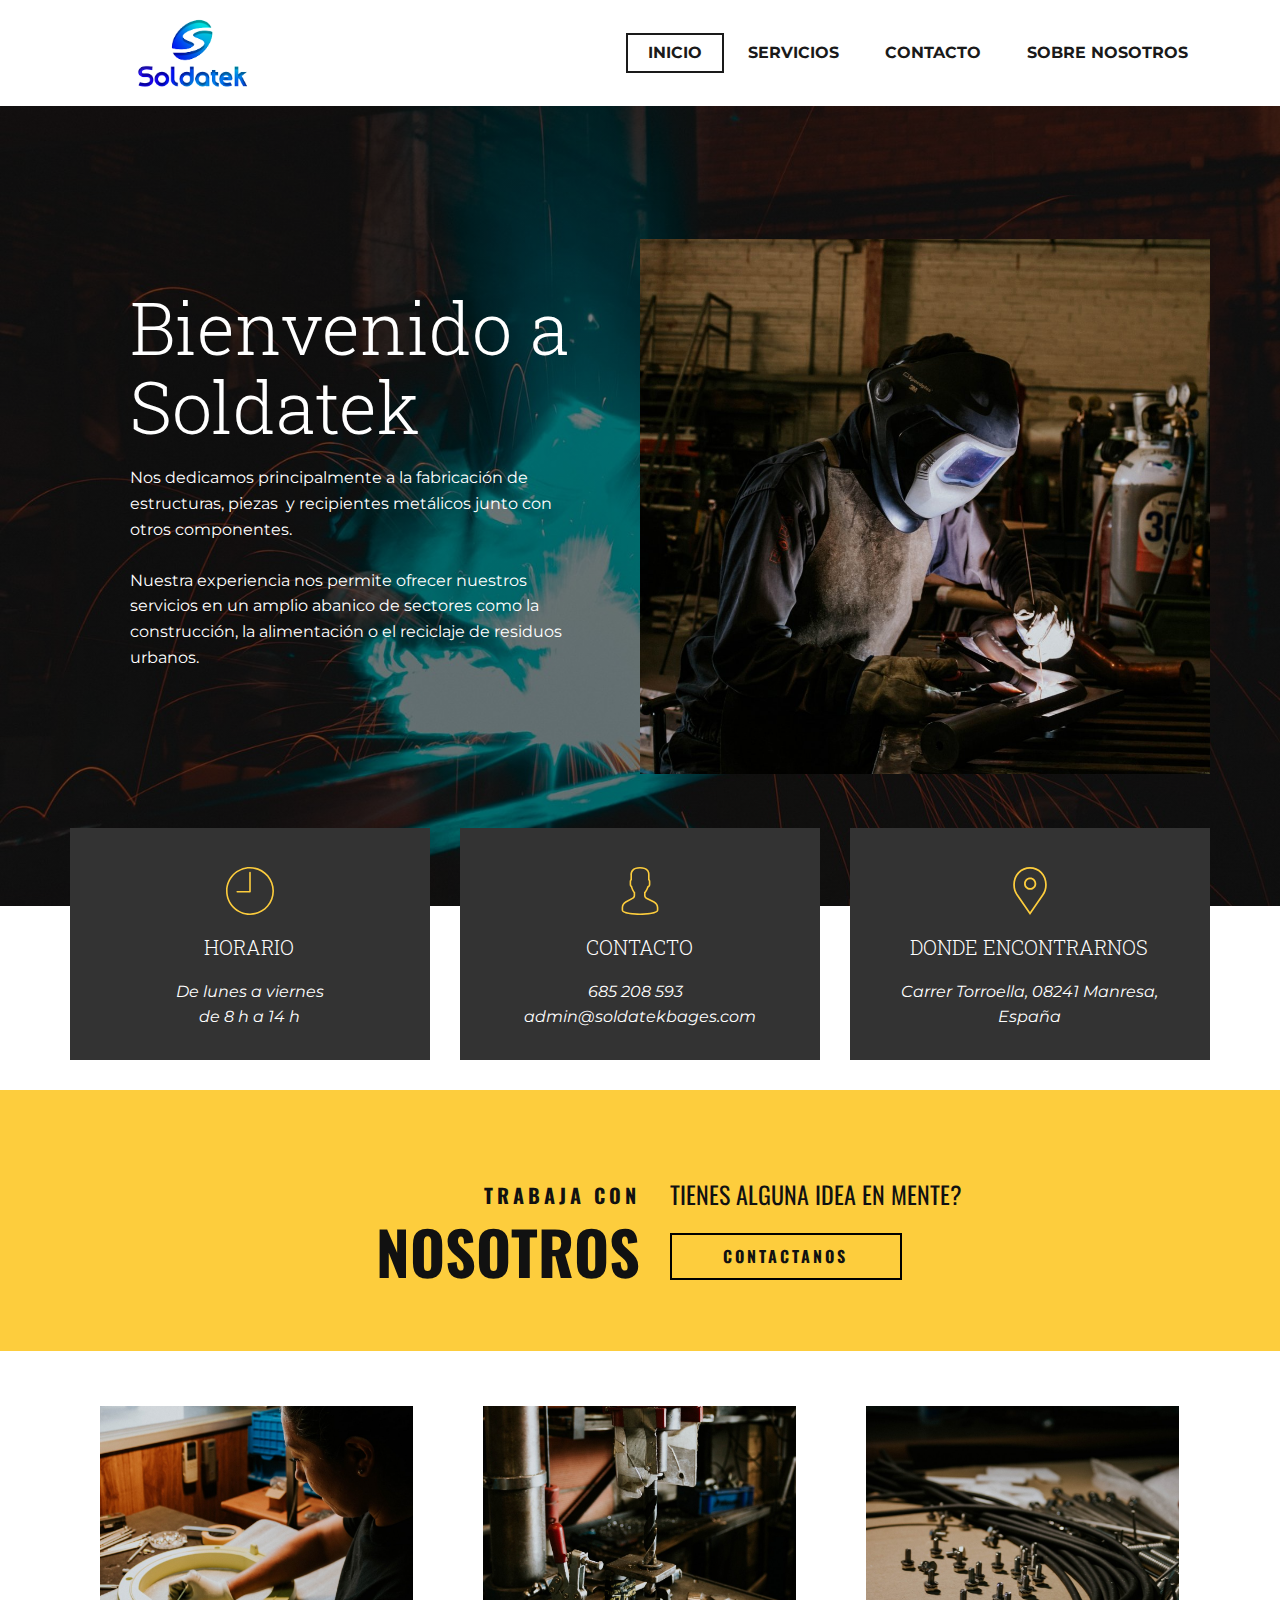
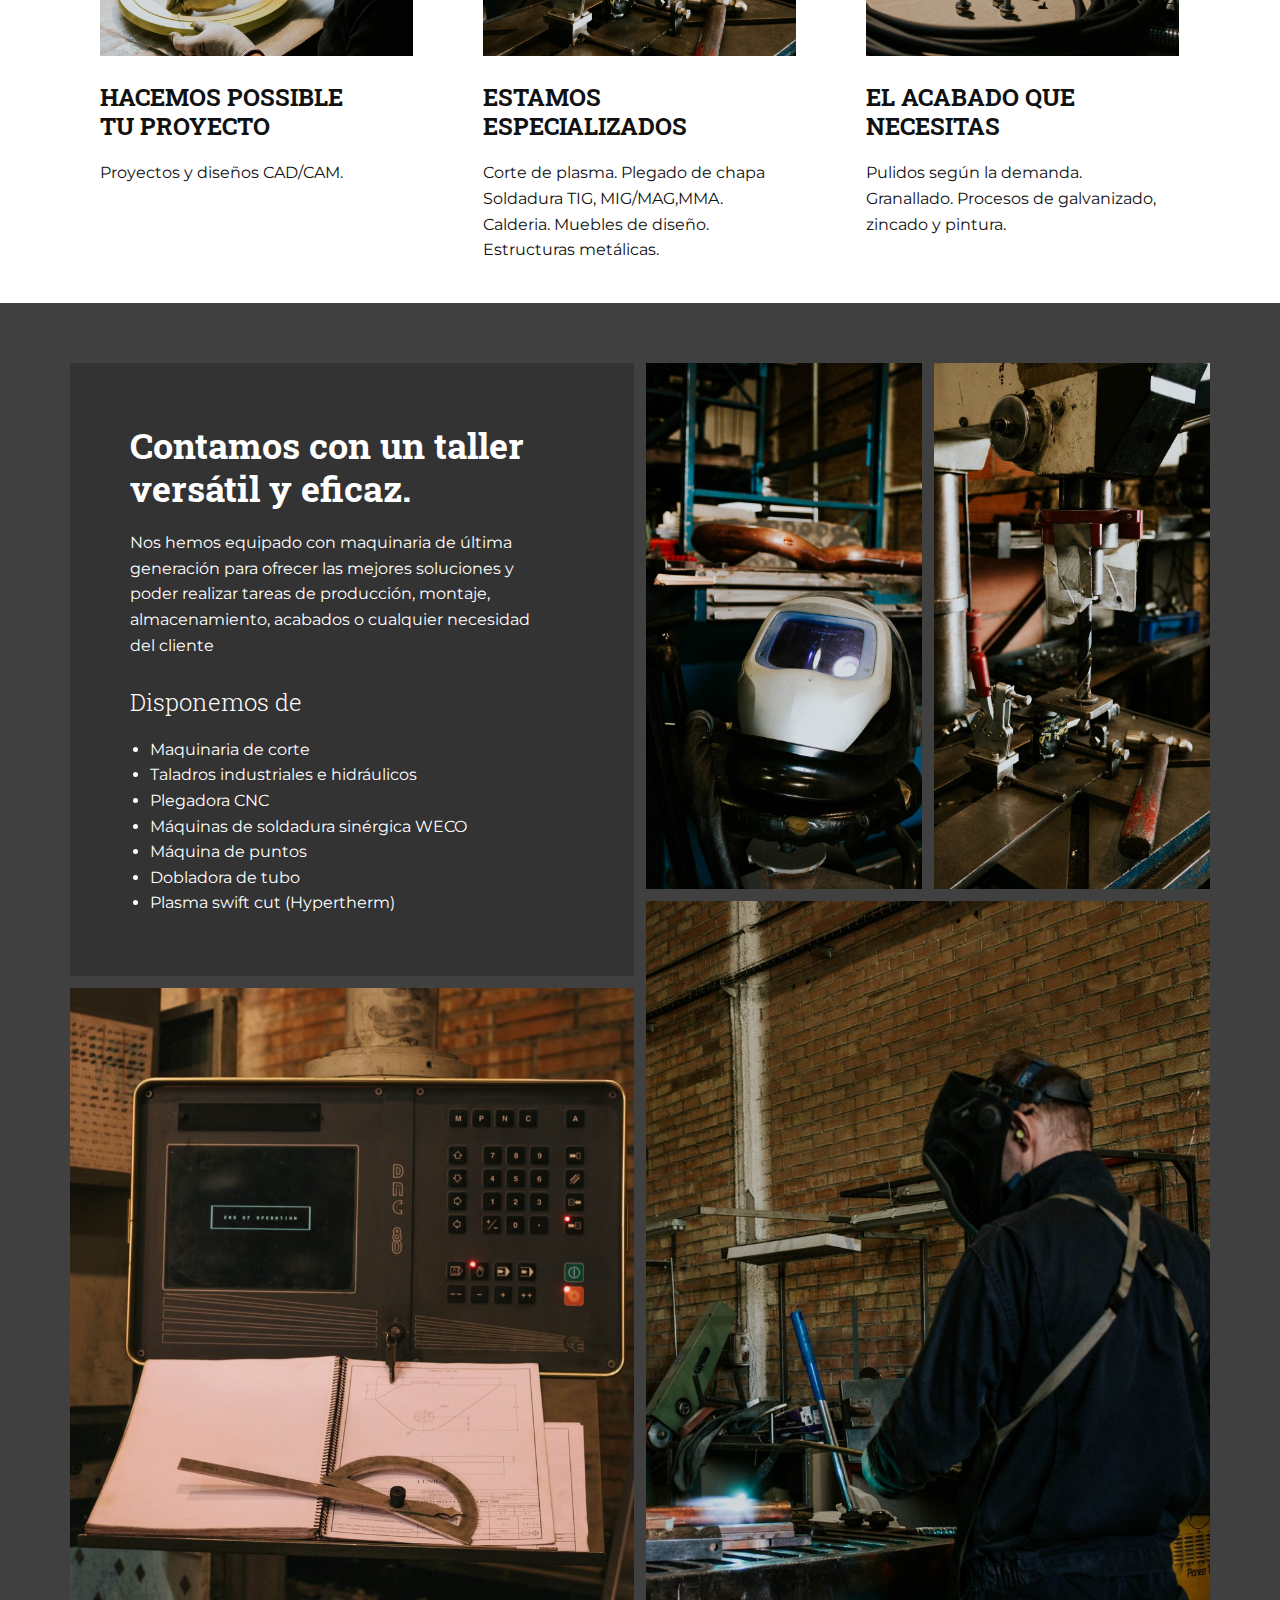
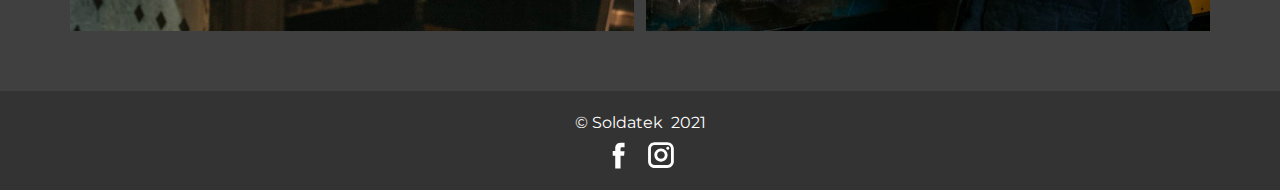
<file: Inicio.html>
<!DOCTYPE html>
<html style="font-size: 16px;" lang="es-ES">
  <head>
    <meta name="viewport" content="width=device-width, initial-scale=1.0">
    <meta charset="utf-8">
    <meta name="keywords" content="Fish Lake">
    <meta name="description" content="">
    <meta name="page_type" content="np-template-header-footer-from-plugin">
    <title>Inicio</title>
    <link rel="stylesheet" href="nicepage.css" media="screen">
<link rel="stylesheet" href="Inicio.css" media="screen">
    <script class="u-script" type="text/javascript" src="jquery.js" defer=""></script>
    <script class="u-script" type="text/javascript" src="nicepage.js" defer=""></script>
    <meta name="generator" content="Nicepage 3.8.1, nicepage.com">
    <link id="u-theme-google-font" rel="stylesheet" href="https://fonts.googleapis.com/css?family=Roboto+Slab:100,300,400,700|Montserrat:100,100i,200,200i,300,300i,400,400i,500,500i,600,600i,700,700i,800,800i,900,900i">
    <link id="u-page-google-font" rel="stylesheet" href="https://fonts.googleapis.com/css?family=Oswald:200,300,400,500,600,700|Roboto+Slab:100,300,400,700">
    
    
    
    
    
    
    <script type="application/ld+json">{
		"@context": "http://schema.org",
		"@type": "Organization",
		"name": "SOLDATEK",
		"url": "index.html",
		"sameAs": [
				"https://facebook.com/Soldatek-Bages-121953153081529",
				"https://www.instagram.com/soldatek_bages/"
		]
}</script>
    <meta property="og:title" content="Inicio">
    <meta property="og:type" content="website">
    <meta name="theme-color" content="#a68053">
    <link rel="canonical" href="index.html">
    <meta property="og:url" content="index.html">
  </head>
  <body class="u-body"><header class="u-clearfix u-header u-sticky u-white u-header" id="sec-d685"><div class="u-clearfix u-sheet u-valign-middle-xs u-sheet-1">
        <nav class="u-menu u-menu-dropdown u-offcanvas u-menu-1">
          <div class="menu-collapse" style="font-size: 1rem; letter-spacing: 0px; font-weight: 700; text-transform: uppercase;">
            <a class="u-button-style u-custom-active-border-color u-custom-active-color u-custom-border u-custom-border-color u-custom-borders u-custom-hover-border-color u-custom-hover-color u-custom-left-right-menu-spacing u-custom-padding-bottom u-custom-text-active-color u-custom-text-color u-custom-text-hover-color u-custom-top-bottom-menu-spacing u-nav-link u-text-active-palette-1-base u-text-hover-palette-2-base" href="#">
              <svg><use xmlns:xlink="http://www.w3.org/1999/xlink" xlink:href="#menu-hamburger"></use></svg>
              <svg version="1.1" xmlns="http://www.w3.org/2000/svg" xmlns:xlink="http://www.w3.org/1999/xlink"><defs><symbol id="menu-hamburger" viewBox="0 0 16 16" style="width: 16px; height: 16px;"><rect y="1" width="16" height="2"></rect><rect y="7" width="16" height="2"></rect><rect y="13" width="16" height="2"></rect>
</symbol>
</defs></svg>
            </a>
          </div>
          <div class="u-custom-menu u-nav-container">
            <ul class="u-nav u-spacing-2 u-unstyled u-nav-1"><li class="u-nav-item"><a class="u-border-2 u-border-active-grey-90 u-border-hover-grey-50 u-button-style u-nav-link u-text-active-grey-90 u-text-grey-90 u-text-hover-custom-color-1" href="Inicio.html" style="padding: 10px 20px;">Inicio</a>
</li><li class="u-nav-item"><a class="u-border-2 u-border-active-grey-90 u-border-hover-grey-50 u-button-style u-nav-link u-text-active-grey-90 u-text-grey-90 u-text-hover-custom-color-1" href="Servicios.html" style="padding: 10px 20px;">Servicios</a>
</li><li class="u-nav-item"><a class="u-border-2 u-border-active-grey-90 u-border-hover-grey-50 u-button-style u-nav-link u-text-active-grey-90 u-text-grey-90 u-text-hover-custom-color-1" href="Contacto.html" style="padding: 10px 20px;">Contacto</a>
</li><li class="u-nav-item"><a class="u-border-2 u-border-active-grey-90 u-border-hover-grey-50 u-button-style u-nav-link u-text-active-grey-90 u-text-grey-90 u-text-hover-custom-color-1" href="Sobre-Nosotros.html" style="padding: 10px 20px;">Sobre Nosotros</a>
</li></ul>
          </div>
          <div class="u-custom-menu u-nav-container-collapse">
            <div class="u-black u-container-style u-inner-container-layout u-opacity u-opacity-95 u-sidenav">
              <div class="u-sidenav-overflow">
                <div class="u-menu-close"></div>
                <ul class="u-align-center u-nav u-popupmenu-items u-unstyled u-nav-2"><li class="u-nav-item"><a class="u-button-style u-nav-link" href="Inicio.html" style="padding: 10px 20px;">Inicio</a>
</li><li class="u-nav-item"><a class="u-button-style u-nav-link" href="Servicios.html" style="padding: 10px 20px;">Servicios</a>
</li><li class="u-nav-item"><a class="u-button-style u-nav-link" href="Contacto.html" style="padding: 10px 20px;">Contacto</a>
</li><li class="u-nav-item"><a class="u-button-style u-nav-link" href="Sobre-Nosotros.html" style="padding: 10px 20px;">Sobre Nosotros</a>
</li></ul>
              </div>
            </div>
            <div class="u-black u-menu-overlay u-opacity u-opacity-70"></div>
          </div>
        </nav>
        <img class="u-image u-image-1" src="images/logo360x225.png">
      </div></header>
    <section class="u-clearfix u-image u-shading u-section-1" src="" id="sec-5c65">
      <div class="u-clearfix u-sheet u-sheet-1">
        <div class="u-clearfix u-expanded-width u-layout-wrap u-layout-wrap-1">
          <div class="u-layout">
            <div class="u-layout-row">
              <div class="u-container-style u-layout-cell u-left-cell u-size-30 u-layout-cell-1" src="">
                <div class="u-container-layout u-container-layout-1">
                  <h1 class="u-text u-title u-text-1">Bienvenido a Soldatek<br>
                  </h1>
                  <p class="u-large-text u-text u-text-variant u-text-2">Nos dedicamos principalmente a la fabricación de estructuras, piezas&nbsp; y recipientes metálicos junto con otros componentes.<br>
                    <br>Nuestra experiencia nos permite ofrecer nuestros servicios en un amplio abanico de sectores como la construcción, la alimentación o el reciclaje de residuos urbanos.
                  </p>
                </div>
              </div>
              <div class="u-align-left u-container-style u-hidden-xs u-image u-layout-cell u-right-cell u-size-30 u-image-1">
                <div class="u-container-layout u-container-layout-2"></div>
              </div>
            </div>
          </div>
        </div>
      </div>
    </section>
    <section class="u-align-center u-clearfix u-section-2" id="sec-5bee">
      <div class="u-clearfix u-sheet u-sheet-1">
        <div class="u-expanded-width u-list u-repeater u-list-1">
          <div class="u-align-center u-container-style u-grey-80 u-list-item u-repeater-item u-video-cover u-list-item-1">
            <div class="u-container-layout u-similar-container u-valign-bottom u-container-layout-1"><span class="u-icon u-icon-circle u-text-custom-color-1 u-icon-1"><svg class="u-svg-link" preserveAspectRatio="xMidYMin slice" viewBox="0 0 60 60" style=""><use xmlns:xlink="http://www.w3.org/1999/xlink" xlink:href="#svg-47db"></use></svg><svg xmlns="http://www.w3.org/2000/svg" xmlns:xlink="http://www.w3.org/1999/xlink" version="1.1" xml:space="preserve" class="u-svg-content" viewBox="0 0 60 60" x="0px" y="0px" id="svg-47db" style="enable-background:new 0 0 60 60;"><g><path d="M30,0C13.458,0,0,13.458,0,30s13.458,30,30,30s30-13.458,30-30S46.542,0,30,0z M30,58C14.561,58,2,45.439,2,30
		S14.561,2,30,2s28,12.561,28,28S45.439,58,30,58z"></path><path d="M30,6c-0.552,0-1,0.447-1,1v23H14c-0.552,0-1,0.447-1,1s0.448,1,1,1h16c0.552,0,1-0.447,1-1V7C31,6.447,30.552,6,30,6z"></path>
</g></svg>
            
            
          </span>
              <h5 class="u-text u-text-1">HORARIO</h5>
              <p class="u-text u-text-2">De lunes a viernes<br>de 8 h a 14 h
              </p>
            </div>
          </div>
          <div class="u-align-center u-container-style u-grey-80 u-list-item u-repeater-item u-list-item-2">
            <div class="u-container-layout u-similar-container u-valign-bottom u-container-layout-2"><span class="u-icon u-icon-circle u-text-custom-color-1 u-icon-2"><svg class="u-svg-link" preserveAspectRatio="xMidYMin slice" viewBox="0 0 60 60" style=""><use xmlns:xlink="http://www.w3.org/1999/xlink" xlink:href="#svg-4b50"></use></svg><svg xmlns="http://www.w3.org/2000/svg" xmlns:xlink="http://www.w3.org/1999/xlink" version="1.1" xml:space="preserve" class="u-svg-content" viewBox="0 0 60 60" x="0px" y="0px" id="svg-4b50" style="enable-background:new 0 0 60 60;"><path d="M48.014,42.889l-9.553-4.776C37.56,37.662,37,36.756,37,35.748v-3.381c0.229-0.28,0.47-0.599,0.719-0.951
	c1.239-1.75,2.232-3.698,2.954-5.799C42.084,24.97,43,23.575,43,22v-4c0-0.963-0.36-1.896-1-2.625v-5.319
	c0.056-0.55,0.276-3.824-2.092-6.525C37.854,1.188,34.521,0,30,0s-7.854,1.188-9.908,3.53C17.724,6.231,17.944,9.506,18,10.056
	v5.319c-0.64,0.729-1,1.662-1,2.625v4c0,1.217,0.553,2.352,1.497,3.109c0.916,3.627,2.833,6.36,3.503,7.237v3.309
	c0,0.968-0.528,1.856-1.377,2.32l-8.921,4.866C8.801,44.424,7,47.458,7,50.762V54c0,4.746,15.045,6,23,6s23-1.254,23-6v-3.043
	C53,47.519,51.089,44.427,48.014,42.889z M51,54c0,1.357-7.412,4-21,4S9,55.357,9,54v-3.238c0-2.571,1.402-4.934,3.659-6.164
	l8.921-4.866C23.073,38.917,24,37.354,24,35.655v-4.019l-0.233-0.278c-0.024-0.029-2.475-2.994-3.41-7.065l-0.091-0.396l-0.341-0.22
	C19.346,23.303,19,22.676,19,22v-4c0-0.561,0.238-1.084,0.67-1.475L20,16.228V10l-0.009-0.131c-0.003-0.027-0.343-2.799,1.605-5.021
	C23.253,2.958,26.081,2,30,2c3.905,0,6.727,0.951,8.386,2.828c1.947,2.201,1.625,5.017,1.623,5.041L40,16.228l0.33,0.298
	C40.762,16.916,41,17.439,41,18v4c0,0.873-0.572,1.637-1.422,1.899l-0.498,0.153l-0.16,0.495c-0.669,2.081-1.622,4.003-2.834,5.713
	c-0.297,0.421-0.586,0.794-0.837,1.079L35,31.623v4.125c0,1.77,0.983,3.361,2.566,4.153l9.553,4.776
	C49.513,45.874,51,48.28,51,50.957V54z"></path></svg>
            
            
          </span>
              <h5 class="u-text u-text-3">CONTACTO</h5>
              <p class="u-text u-text-4">685 208 593&nbsp;&nbsp;<br>admin@soldatekbages.com
              </p>
            </div>
          </div>
          <div class="u-align-center u-container-style u-grey-80 u-list-item u-repeater-item u-video-cover u-list-item-3">
            <div class="u-container-layout u-similar-container u-valign-bottom u-container-layout-3"><span class="u-icon u-icon-circle u-text-custom-color-1 u-icon-3"><svg class="u-svg-link" preserveAspectRatio="xMidYMin slice" viewBox="0 0 54.757 54.757" style=""><use xmlns:xlink="http://www.w3.org/1999/xlink" xlink:href="#svg-a8d1"></use></svg><svg xmlns="http://www.w3.org/2000/svg" xmlns:xlink="http://www.w3.org/1999/xlink" version="1.1" xml:space="preserve" class="u-svg-content" viewBox="0 0 54.757 54.757" x="0px" y="0px" id="svg-a8d1" style="enable-background:new 0 0 54.757 54.757;"><g><path d="M27.557,12c-3.859,0-7,3.141-7,7s3.141,7,7,7s7-3.141,7-7S31.416,12,27.557,12z M27.557,24c-2.757,0-5-2.243-5-5
		s2.243-5,5-5s5,2.243,5,5S30.314,24,27.557,24z"></path><path d="M40.94,5.617C37.318,1.995,32.502,0,27.38,0c-5.123,0-9.938,1.995-13.56,5.617c-6.703,6.702-7.536,19.312-1.804,26.952
		L27.38,54.757L42.721,32.6C48.476,24.929,47.643,12.319,40.94,5.617z M41.099,31.431L27.38,51.243L13.639,31.4
		C8.44,24.468,9.185,13.08,15.235,7.031C18.479,3.787,22.792,2,27.38,2s8.901,1.787,12.146,5.031
		C45.576,13.08,46.321,24.468,41.099,31.431z"></path>
</g></svg>
            
            
          </span>
              <h5 class="u-text u-text-5">DONDE ENCONTRARNOS</h5>
              <p class="u-text u-text-6">Carrer Torroella, 08241 Manresa, España</p>
            </div>
          </div>
        </div>
      </div>
    </section>
    <section class="u-align-center u-clearfix u-valign-middle-lg u-valign-middle-xl u-white u-section-3" id="carousel_d4ad">
      <div class="u-absolute-hcenter u-custom-color-1 u-expanded u-shape u-shape-rectangle u-shape-1"></div>
      <div class="u-clearfix u-layout-wrap u-layout-wrap-1">
        <div class="u-gutter-0 u-layout">
          <div class="u-layout-row">
            <div class="u-align-right u-container-style u-layout-cell u-size-30 u-layout-cell-1">
              <div class="u-container-layout u-valign-bottom-xl u-container-layout-1">
                <h3 class="u-custom-font u-font-oswald u-text u-text-1">TRABAJA CON</h3>
                <h2 class="u-custom-font u-font-oswald u-text u-text-2">NOSOTROS</h2>
              </div>
            </div>
            <div class="u-align-left u-container-style u-layout-cell u-size-30 u-layout-cell-2">
              <div class="u-container-layout u-container-layout-2">
                <p class="u-custom-font u-font-oswald u-text u-text-3">tienes alguna idea en mente?</p>
                <a href="Contacto.html" data-page-id="63028421" class="u-border-2 u-border-black u-btn u-btn-rectangle u-button-style u-custom-font u-font-oswald u-none u-radius-0 u-text-body-color u-btn-1">contactanos</a>
              </div>
            </div>
          </div>
        </div>
      </div>
    </section>
    <section class="u-clearfix u-section-4" id="sec-a990">
      <div class="u-clearfix u-sheet u-valign-top-xs u-sheet-1">
        <div class="u-expanded-width u-list u-repeater u-list-1">
          <div class="u-align-left u-container-style u-list-item u-repeater-item" data-href="Servicios.html" data-page-id="10510761">
            <div class="u-container-layout u-similar-container u-valign-top-lg u-valign-top-xl u-container-layout-1">
              <img alt="" class="u-expanded-width u-image u-image-default u-image-1" src="images/IMG_1114.jpg">
              <h3 class="u-align-center-xs u-text u-text-1">HACEMOS POSSIBLE TU PROYECTO</h3>
              <p class="u-align-center-xs u-text u-text-2">Proyectos y diseños CAD/CAM.</p>
            </div>
          </div>
          <div class="u-align-left u-container-style u-list-item u-repeater-item">
            <div class="u-container-layout u-similar-container u-valign-top-lg u-valign-top-xl u-container-layout-2">
              <img alt="" class="u-expanded-width u-image u-image-default u-image-2" src="images/IMG_0874.jpg">
              <h3 class="u-align-center-xs u-text u-text-3">ESTAMOS ESPECIALIZADOS</h3>
              <p class="u-align-center-xs u-text u-text-4">Corte de plasma. Plegado de chapa<br>Soldadura TIG, MIG/MAG,MMA.&nbsp;<br>Calderia. Muebles de diseño. Estructuras metálicas.
              </p>
            </div>
          </div>
          <div class="u-align-left u-container-style u-list-item u-repeater-item">
            <div class="u-container-layout u-similar-container u-valign-top-lg u-valign-top-xl u-container-layout-3">
              <img alt="" class="u-expanded-width u-image u-image-default u-image-3" src="images/IMG_1100.jpg">
              <h3 class="u-align-center-xs u-text u-text-5">EL ACABADO QUE NECESITAS</h3>
              <p class="u-align-center-xs u-text u-text-6">Pulidos según la demanda. Granallado. Procesos de galvanizado, zincado y pintura.</p>
            </div>
          </div>
        </div>
      </div>
    </section>
    <section class="u-align-center u-clearfix u-grey-75 u-section-5" id="sec-3d58">
      <div class="u-clearfix u-sheet u-sheet-1">
        <div class="u-clearfix u-expanded-width u-gutter-12 u-layout-wrap u-layout-wrap-1">
          <div class="u-layout">
            <div class="u-layout-row">
              <div class="u-size-30 u-size-60-md">
                <div class="u-layout-col">
                  <div class="u-size-40">
                    <div class="u-layout-row">
                      <div class="u-align-left u-container-style u-grey-80 u-layout-cell u-left-cell u-size-60 u-layout-cell-1">
                        <div class="u-container-layout u-container-layout-1">
                          <h2 class="u-custom-font u-font-roboto-slab u-text u-text-1">Contamos con un taller versátil y eficaz.</h2>
                          <p class="u-text u-text-2">Nos hemos equipado con maquinaria de última generación para ofrecer las mejores soluciones y poder realizar tareas de producción, montaje, almacenamiento, acabados&nbsp;o cualquier necesidad del cliente</p>
                          <div class="u-align-left u-container-style u-grey-80 u-group u-group-1">
                            <div class="u-container-layout u-valign-bottom u-container-layout-2">
                              <h4 class="u-custom-font u-font-roboto-slab u-text u-text-3">Disponemos de&nbsp;</h4>
                              <ul class="u-text u-text-4">
                                <li>
                                  <div class="class u-list-icon"></div>Maquinaria de corte
                                </li>
                                <li>
                                  <div class="class u-list-icon"></div>Taladros industriales e hidráulicos
                                </li>
                                <li>
                                  <div class="class u-list-icon"></div>Plegadora CNC
                                </li>
                                <li>
                                  <div class="class u-list-icon"></div>Máquinas de soldadura sinérgica WECO
                                </li>
                                <li>
                                  <div class="class u-list-icon"></div>Máquina de puntos
                                </li>
                                <li>
                                  <div class="class u-list-icon"></div>Dobladora de tubo
                                </li>
                                <li>
                                  <div class="class u-list-icon"></div>Plasma swift cut (Hypertherm)
                                </li>
                              </ul>
                            </div>
                          </div>
                        </div>
                      </div>
                    </div>
                  </div>
                  <div class="u-size-20">
                    <div class="u-layout-row">
                      <div class="u-align-left u-container-style u-hidden-sm u-hidden-xs u-image u-layout-cell u-left-cell u-size-60 u-image-1">
                        <div class="u-container-layout u-container-layout-3"></div>
                      </div>
                    </div>
                  </div>
                </div>
              </div>
              <div class="u-size-30 u-size-60-md">
                <div class="u-layout-col">
                  <div class="u-size-20">
                    <div class="u-layout-row">
                      <div class="u-align-left u-container-style u-image u-layout-cell u-size-30 u-image-2">
                        <div class="u-container-layout u-container-layout-4" src=""></div>
                      </div>
                      <div class="u-align-left u-container-style u-hidden-sm u-hidden-xs u-image u-layout-cell u-right-cell u-size-30 u-image-3">
                        <div class="u-container-layout u-container-layout-5"></div>
                      </div>
                    </div>
                  </div>
                  <div class="u-size-40">
                    <div class="u-layout-row">
                      <div class="u-align-left u-container-style u-image u-layout-cell u-right-cell u-size-60 u-image-4">
                        <div class="u-container-layout u-container-layout-6" src=""></div>
                      </div>
                    </div>
                  </div>
                </div>
              </div>
            </div>
          </div>
        </div>
      </div>
    </section>
    
    
    <footer class="u-clearfix u-footer u-grey-80" id="sec-96a4"><div class="u-clearfix u-sheet u-sheet-1">
        <p class="u-align-center u-text u-text-1">© Soldatek&nbsp; 2021</p>
        <div class="u-align-left u-social-icons u-spacing-10 u-social-icons-1">
          <a class="u-social-url" target="_blank" href="https://facebook.com/Soldatek-Bages-121953153081529"><span class="u-icon u-icon-circle u-social-facebook u-social-icon u-icon-1"><svg class="u-svg-link" preserveAspectRatio="xMidYMin slice" viewBox="0 0 112 112" style=""><use xmlns:xlink="http://www.w3.org/1999/xlink" xlink:href="#svg-9f76"></use></svg><svg xmlns="http://www.w3.org/2000/svg" xmlns:xlink="http://www.w3.org/1999/xlink" version="1.1" xml:space="preserve" class="u-svg-content" viewBox="0 0 112 112" x="0px" y="0px" id="svg-9f76"><path d="M75.5,28.8H65.4c-1.5,0-4,0.9-4,4.3v9.4h13.9l-1.5,15.8H61.4v45.1H42.8V58.3h-8.8V42.4h8.8V32.2 c0-7.4,3.4-18.8,18.8-18.8h13.8v15.4H75.5z"></path></svg></span>
          </a>
          <a class="u-social-url" target="_blank" href="https://www.instagram.com/soldatek_bages/"><span class="u-icon u-icon-circle u-social-icon u-social-instagram u-icon-2"><svg class="u-svg-link" preserveAspectRatio="xMidYMin slice" viewBox="0 0 112 112" style=""><use xmlns:xlink="http://www.w3.org/1999/xlink" xlink:href="#svg-5852"></use></svg><svg xmlns="http://www.w3.org/2000/svg" xmlns:xlink="http://www.w3.org/1999/xlink" version="1.1" xml:space="preserve" class="u-svg-content" viewBox="0 0 112 112" x="0px" y="0px" id="svg-5852"><path d="M55.9,32.9c-12.8,0-23.2,10.4-23.2,23.2s10.4,23.2,23.2,23.2s23.2-10.4,23.2-23.2S68.7,32.9,55.9,32.9z M55.9,69.4c-7.4,0-13.3-6-13.3-13.3c-0.1-7.4,6-13.3,13.3-13.3s13.3,6,13.3,13.3C69.3,63.5,63.3,69.4,55.9,69.4z"></path><path d="M79.7,26.8c-3,0-5.4,2.5-5.4,5.4s2.5,5.4,5.4,5.4c3,0,5.4-2.5,5.4-5.4S82.7,26.8,79.7,26.8z"></path><path d="M78.2,11H33.5C21,11,10.8,21.3,10.8,33.7v44.7c0,12.6,10.2,22.8,22.7,22.8h44.7c12.6,0,22.7-10.2,22.7-22.7 V33.7C100.8,21.1,90.6,11,78.2,11z M91,78.4c0,7.1-5.8,12.8-12.8,12.8H33.5c-7.1,0-12.8-5.8-12.8-12.8V33.7 c0-7.1,5.8-12.8,12.8-12.8h44.7c7.1,0,12.8,5.8,12.8,12.8V78.4z"></path></svg></span>
          </a>
        </div>
      </div></footer>
  </body>
</html>
</file>
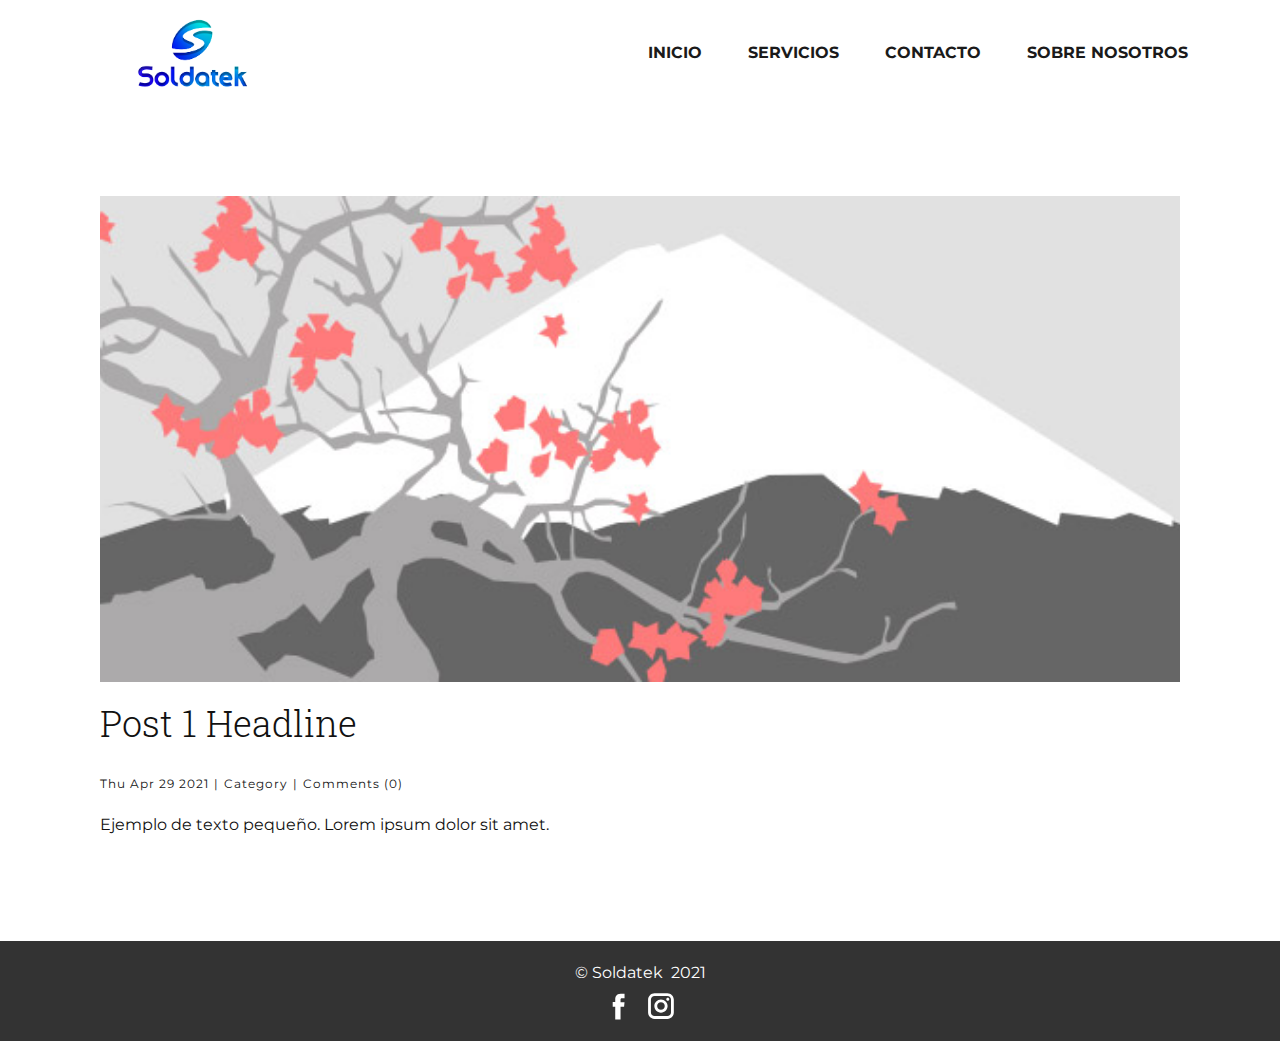
<file: Post-Template.html>
<!DOCTYPE html>
<html style="font-size: 16px;" lang="es-ES">
  <head>
    <meta name="viewport" content="width=device-width, initial-scale=1.0">
    <meta charset="utf-8">
    <meta name="keywords" content="">
    <meta name="description" content="">
    <meta name="page_type" content="np-template-header-footer-from-plugin">
    <title>Post Template</title>
    <link rel="stylesheet" href="nicepage.css" media="screen">
<link rel="stylesheet" href="Post-Template.css" media="screen">
    <script class="u-script" type="text/javascript" src="jquery.js" defer=""></script>
    <script class="u-script" type="text/javascript" src="nicepage.js" defer=""></script>
    <meta name="generator" content="Nicepage 3.8.1, nicepage.com">
    <link id="u-theme-google-font" rel="stylesheet" href="https://fonts.googleapis.com/css?family=Roboto+Slab:100,300,400,700|Montserrat:100,100i,200,200i,300,300i,400,400i,500,500i,600,600i,700,700i,800,800i,900,900i">
    
    
    <script type="application/ld+json">{
		"@context": "http://schema.org",
		"@type": "Organization",
		"name": "SOLDATEK",
		"url": "index.html",
		"sameAs": [
				"https://facebook.com/Soldatek-Bages-121953153081529",
				"https://www.instagram.com/soldatek_bages/"
		]
}</script>
    <meta property="og:title" content="Post Template">
    <meta property="og:type" content="website">
    <meta name="theme-color" content="#a68053">
    <link rel="canonical" href="index.html">
    <meta property="og:url" content="index.html">
  </head>
  <body class="u-body"><header class="u-clearfix u-header u-sticky u-white u-header" id="sec-d685"><div class="u-clearfix u-sheet u-valign-middle-xs u-sheet-1">
        <nav class="u-menu u-menu-dropdown u-offcanvas u-menu-1">
          <div class="menu-collapse" style="font-size: 1rem; letter-spacing: 0px; font-weight: 700; text-transform: uppercase;">
            <a class="u-button-style u-custom-active-border-color u-custom-active-color u-custom-border u-custom-border-color u-custom-borders u-custom-hover-border-color u-custom-hover-color u-custom-left-right-menu-spacing u-custom-padding-bottom u-custom-text-active-color u-custom-text-color u-custom-text-hover-color u-custom-top-bottom-menu-spacing u-nav-link u-text-active-palette-1-base u-text-hover-palette-2-base" href="#">
              <svg><use xmlns:xlink="http://www.w3.org/1999/xlink" xlink:href="#menu-hamburger"></use></svg>
              <svg version="1.1" xmlns="http://www.w3.org/2000/svg" xmlns:xlink="http://www.w3.org/1999/xlink"><defs><symbol id="menu-hamburger" viewBox="0 0 16 16" style="width: 16px; height: 16px;"><rect y="1" width="16" height="2"></rect><rect y="7" width="16" height="2"></rect><rect y="13" width="16" height="2"></rect>
</symbol>
</defs></svg>
            </a>
          </div>
          <div class="u-custom-menu u-nav-container">
            <ul class="u-nav u-spacing-2 u-unstyled u-nav-1"><li class="u-nav-item"><a class="u-border-2 u-border-active-grey-90 u-border-hover-grey-50 u-button-style u-nav-link u-text-active-grey-90 u-text-grey-90 u-text-hover-custom-color-1" href="Inicio.html" style="padding: 10px 20px;">Inicio</a>
</li><li class="u-nav-item"><a class="u-border-2 u-border-active-grey-90 u-border-hover-grey-50 u-button-style u-nav-link u-text-active-grey-90 u-text-grey-90 u-text-hover-custom-color-1" href="Servicios.html" style="padding: 10px 20px;">Servicios</a>
</li><li class="u-nav-item"><a class="u-border-2 u-border-active-grey-90 u-border-hover-grey-50 u-button-style u-nav-link u-text-active-grey-90 u-text-grey-90 u-text-hover-custom-color-1" href="Contacto.html" style="padding: 10px 20px;">Contacto</a>
</li><li class="u-nav-item"><a class="u-border-2 u-border-active-grey-90 u-border-hover-grey-50 u-button-style u-nav-link u-text-active-grey-90 u-text-grey-90 u-text-hover-custom-color-1" href="Sobre-Nosotros.html" style="padding: 10px 20px;">Sobre Nosotros</a>
</li></ul>
          </div>
          <div class="u-custom-menu u-nav-container-collapse">
            <div class="u-black u-container-style u-inner-container-layout u-opacity u-opacity-95 u-sidenav">
              <div class="u-sidenav-overflow">
                <div class="u-menu-close"></div>
                <ul class="u-align-center u-nav u-popupmenu-items u-unstyled u-nav-2"><li class="u-nav-item"><a class="u-button-style u-nav-link" href="Inicio.html" style="padding: 10px 20px;">Inicio</a>
</li><li class="u-nav-item"><a class="u-button-style u-nav-link" href="Servicios.html" style="padding: 10px 20px;">Servicios</a>
</li><li class="u-nav-item"><a class="u-button-style u-nav-link" href="Contacto.html" style="padding: 10px 20px;">Contacto</a>
</li><li class="u-nav-item"><a class="u-button-style u-nav-link" href="Sobre-Nosotros.html" style="padding: 10px 20px;">Sobre Nosotros</a>
</li></ul>
              </div>
            </div>
            <div class="u-black u-menu-overlay u-opacity u-opacity-70"></div>
          </div>
        </nav>
        <img class="u-image u-image-1" src="images/logo360x225.png">
      </div></header>
    <section class="u-align-center u-clearfix u-section-1" id="sec-ba31">
      <div class="u-clearfix u-sheet u-valign-middle-md u-valign-middle-sm u-valign-middle-xs u-sheet-1"><!--post_details--><!--post_details_options_json--><!--{"source":""}--><!--/post_details_options_json--><!--blog_post-->
        <div class="u-container-style u-expanded-width u-post-details u-post-details-1">
          <div class="u-container-layout u-valign-middle u-container-layout-1"><!--blog_post_image-->
            <img alt="" class="u-blog-control u-expanded-width u-image u-image-default u-image-1" src="images/2.jpeg"><!--/blog_post_image--><!--blog_post_header-->
            <h2 class="u-blog-control u-text u-text-1">
              <a class="u-post-header-link" href="blog/enviar.html"><!--blog_post_header_content-->Post 1 Headline<!--/blog_post_header_content--></a>
            </h2><!--/blog_post_header--><!--blog_post_metadata-->
            <div class="u-blog-control u-metadata u-metadata-1"><!--blog_post_metadata_date-->
              <span class="u-meta-date u-meta-icon"><!--blog_post_metadata_date_content-->Thu Apr 29 2021<!--/blog_post_metadata_date_content--></span><!--/blog_post_metadata_date--><!--blog_post_metadata_category-->
              <span class="u-meta-category u-meta-icon"><!--blog_post_metadata_category_content-->Category<!--/blog_post_metadata_category_content--></span><!--/blog_post_metadata_category--><!--blog_post_metadata_comments-->
              <span class="u-meta-comments u-meta-icon"><!--blog_post_metadata_comments_content-->Comments (0)<!--/blog_post_metadata_comments_content--></span><!--/blog_post_metadata_comments-->
            </div><!--/blog_post_metadata--><!--blog_post_content-->
            <div class="u-align-justify u-blog-control u-post-content u-text u-text-2"><!--blog_post_content_content-->Ejemplo de texto pequeño. Lorem ipsum dolor sit amet.<!--/blog_post_content_content--></div><!--/blog_post_content-->
          </div>
        </div><!--/blog_post--><!--/post_details-->
      </div>
    </section>
    
    
    <footer class="u-clearfix u-footer u-grey-80" id="sec-96a4"><div class="u-clearfix u-sheet u-sheet-1">
        <p class="u-align-center u-text u-text-1">© Soldatek&nbsp; 2021</p>
        <div class="u-align-left u-social-icons u-spacing-10 u-social-icons-1">
          <a class="u-social-url" target="_blank" href="https://facebook.com/Soldatek-Bages-121953153081529"><span class="u-icon u-icon-circle u-social-facebook u-social-icon u-icon-1"><svg class="u-svg-link" preserveAspectRatio="xMidYMin slice" viewBox="0 0 112 112" style=""><use xmlns:xlink="http://www.w3.org/1999/xlink" xlink:href="#svg-9f76"></use></svg><svg xmlns="http://www.w3.org/2000/svg" xmlns:xlink="http://www.w3.org/1999/xlink" version="1.1" xml:space="preserve" class="u-svg-content" viewBox="0 0 112 112" x="0px" y="0px" id="svg-9f76"><path d="M75.5,28.8H65.4c-1.5,0-4,0.9-4,4.3v9.4h13.9l-1.5,15.8H61.4v45.1H42.8V58.3h-8.8V42.4h8.8V32.2 c0-7.4,3.4-18.8,18.8-18.8h13.8v15.4H75.5z"></path></svg></span>
          </a>
          <a class="u-social-url" target="_blank" href="https://www.instagram.com/soldatek_bages/"><span class="u-icon u-icon-circle u-social-icon u-social-instagram u-icon-2"><svg class="u-svg-link" preserveAspectRatio="xMidYMin slice" viewBox="0 0 112 112" style=""><use xmlns:xlink="http://www.w3.org/1999/xlink" xlink:href="#svg-5852"></use></svg><svg xmlns="http://www.w3.org/2000/svg" xmlns:xlink="http://www.w3.org/1999/xlink" version="1.1" xml:space="preserve" class="u-svg-content" viewBox="0 0 112 112" x="0px" y="0px" id="svg-5852"><path d="M55.9,32.9c-12.8,0-23.2,10.4-23.2,23.2s10.4,23.2,23.2,23.2s23.2-10.4,23.2-23.2S68.7,32.9,55.9,32.9z M55.9,69.4c-7.4,0-13.3-6-13.3-13.3c-0.1-7.4,6-13.3,13.3-13.3s13.3,6,13.3,13.3C69.3,63.5,63.3,69.4,55.9,69.4z"></path><path d="M79.7,26.8c-3,0-5.4,2.5-5.4,5.4s2.5,5.4,5.4,5.4c3,0,5.4-2.5,5.4-5.4S82.7,26.8,79.7,26.8z"></path><path d="M78.2,11H33.5C21,11,10.8,21.3,10.8,33.7v44.7c0,12.6,10.2,22.8,22.7,22.8h44.7c12.6,0,22.7-10.2,22.7-22.7 V33.7C100.8,21.1,90.6,11,78.2,11z M91,78.4c0,7.1-5.8,12.8-12.8,12.8H33.5c-7.1,0-12.8-5.8-12.8-12.8V33.7 c0-7.1,5.8-12.8,12.8-12.8h44.7c7.1,0,12.8,5.8,12.8,12.8V78.4z"></path></svg></span>
          </a>
        </div>
      </div></footer>
  </body>
</html>
</file>
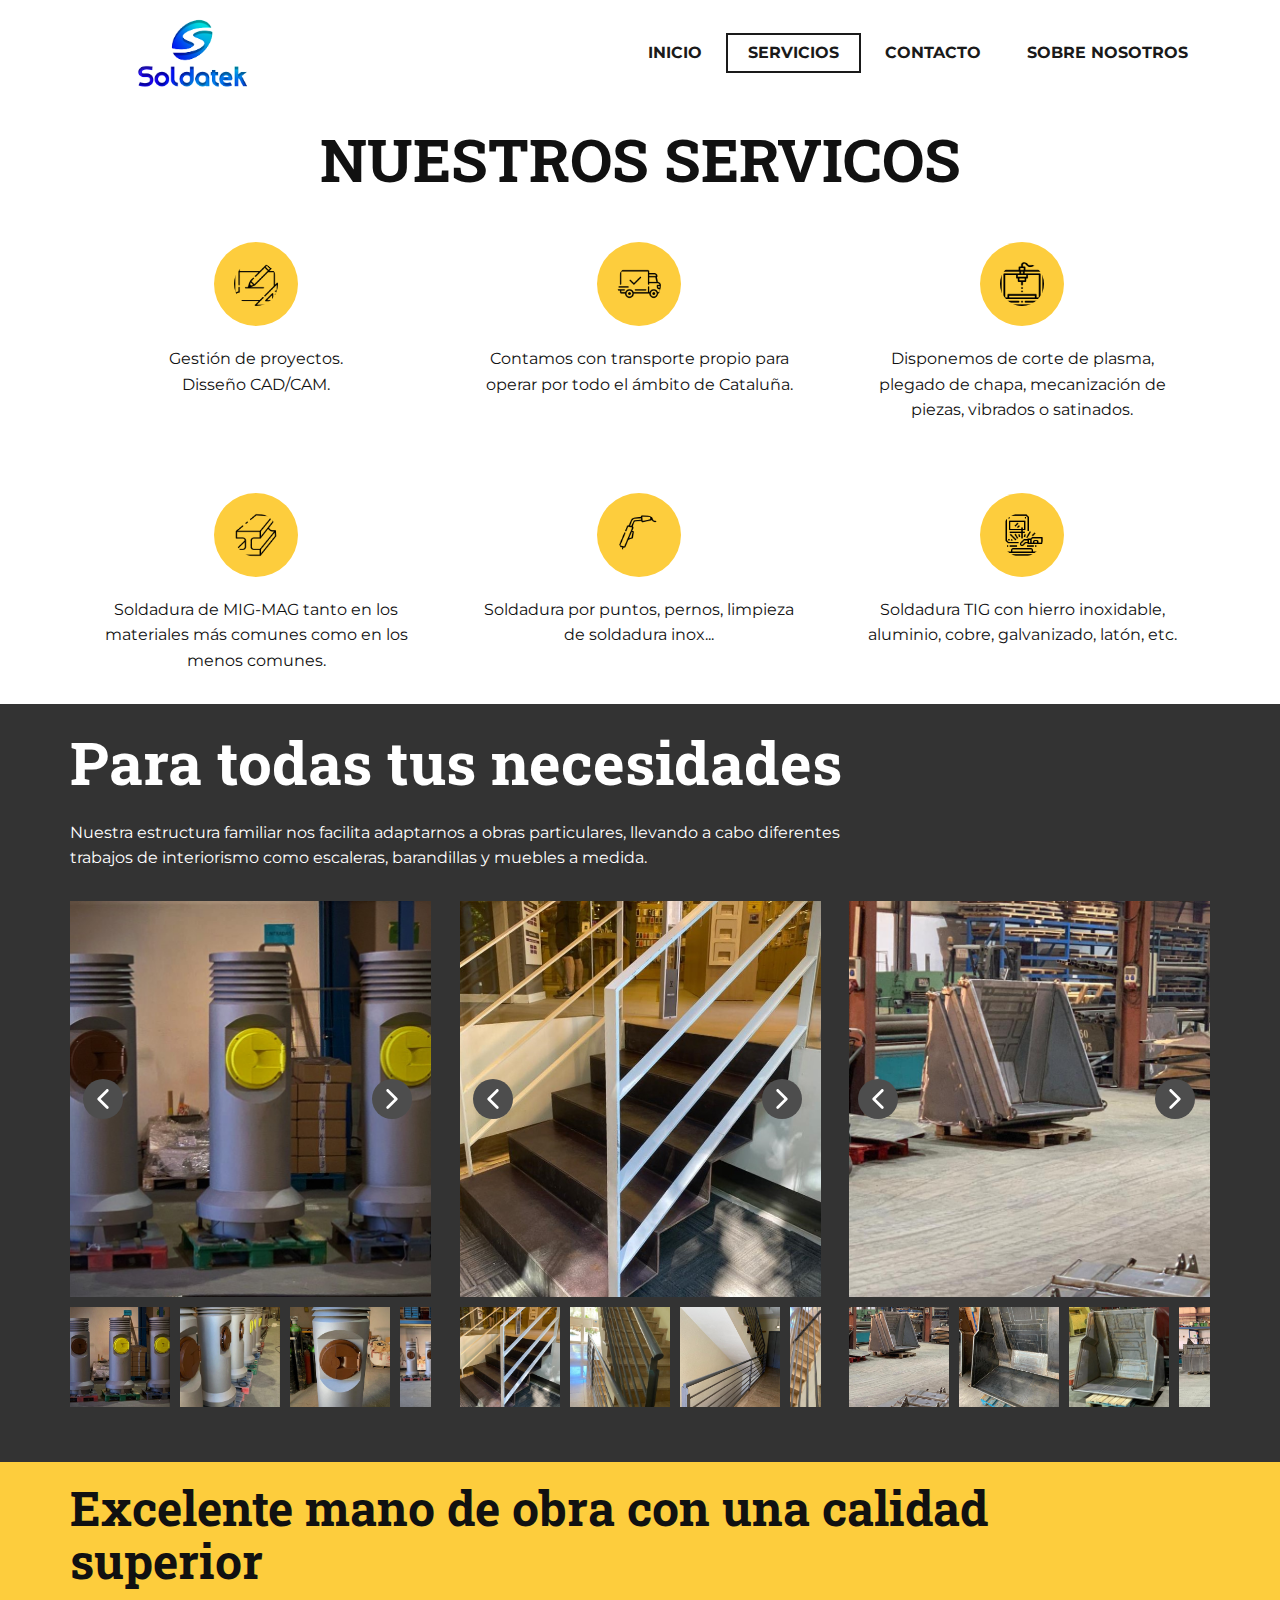
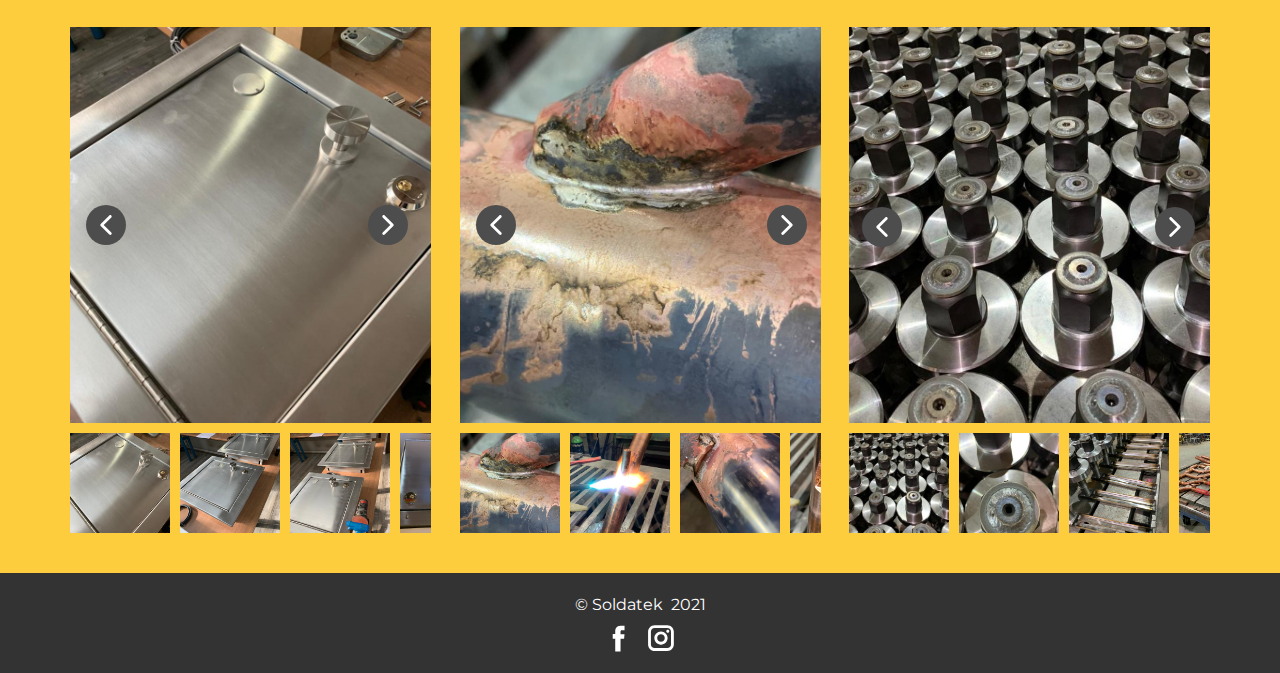
<file: Servicios.html>
<!DOCTYPE html>
<html style="font-size: 16px;" lang="es-ES">
  <head>
    <meta name="viewport" content="width=device-width, initial-scale=1.0">
    <meta charset="utf-8">
    <meta name="keywords" content="Mobile application testing">
    <meta name="description" content="">
    <meta name="page_type" content="np-template-header-footer-from-plugin">
    <title>Servicios</title>
    <link rel="stylesheet" href="nicepage.css" media="screen">
<link rel="stylesheet" href="Servicios.css" media="screen">
    <script class="u-script" type="text/javascript" src="jquery.js" defer=""></script>
    <script class="u-script" type="text/javascript" src="nicepage.js" defer=""></script>
    <meta name="generator" content="Nicepage 3.8.1, nicepage.com">
    
    
    
    
    
    
    
    
    
    
    
    
    
    
    
    
    
    
    
    
    
    
    
    
    
    
    
    
    
    
    
    
    
    
    
    <link id="u-theme-google-font" rel="stylesheet" href="https://fonts.googleapis.com/css?family=Roboto+Slab:100,300,400,700|Montserrat:100,100i,200,200i,300,300i,400,400i,500,500i,600,600i,700,700i,800,800i,900,900i">
    <link id="u-page-google-font" rel="stylesheet" href="https://fonts.googleapis.com/css?family=Roboto+Slab:100,300,400,700">
    
    
    
    
    <script type="application/ld+json">{
		"@context": "http://schema.org",
		"@type": "Organization",
		"name": "SOLDATEK",
		"url": "index.html",
		"sameAs": [
				"https://facebook.com/Soldatek-Bages-121953153081529",
				"https://www.instagram.com/soldatek_bages/"
		]
}</script>
    <meta property="og:title" content="Servicios">
    <meta property="og:type" content="website">
    <meta name="theme-color" content="#a68053">
    <link rel="canonical" href="index.html">
    <meta property="og:url" content="index.html">
  </head>
  <body class="u-body"><header class="u-clearfix u-header u-sticky u-white u-header" id="sec-d685"><div class="u-clearfix u-sheet u-valign-middle-xs u-sheet-1">
        <nav class="u-menu u-menu-dropdown u-offcanvas u-menu-1">
          <div class="menu-collapse" style="font-size: 1rem; letter-spacing: 0px; font-weight: 700; text-transform: uppercase;">
            <a class="u-button-style u-custom-active-border-color u-custom-active-color u-custom-border u-custom-border-color u-custom-borders u-custom-hover-border-color u-custom-hover-color u-custom-left-right-menu-spacing u-custom-padding-bottom u-custom-text-active-color u-custom-text-color u-custom-text-hover-color u-custom-top-bottom-menu-spacing u-nav-link u-text-active-palette-1-base u-text-hover-palette-2-base" href="#">
              <svg><use xmlns:xlink="http://www.w3.org/1999/xlink" xlink:href="#menu-hamburger"></use></svg>
              <svg version="1.1" xmlns="http://www.w3.org/2000/svg" xmlns:xlink="http://www.w3.org/1999/xlink"><defs><symbol id="menu-hamburger" viewBox="0 0 16 16" style="width: 16px; height: 16px;"><rect y="1" width="16" height="2"></rect><rect y="7" width="16" height="2"></rect><rect y="13" width="16" height="2"></rect>
</symbol>
</defs></svg>
            </a>
          </div>
          <div class="u-custom-menu u-nav-container">
            <ul class="u-nav u-spacing-2 u-unstyled u-nav-1"><li class="u-nav-item"><a class="u-border-2 u-border-active-grey-90 u-border-hover-grey-50 u-button-style u-nav-link u-text-active-grey-90 u-text-grey-90 u-text-hover-custom-color-1" href="Inicio.html" style="padding: 10px 20px;">Inicio</a>
</li><li class="u-nav-item"><a class="u-border-2 u-border-active-grey-90 u-border-hover-grey-50 u-button-style u-nav-link u-text-active-grey-90 u-text-grey-90 u-text-hover-custom-color-1" href="Servicios.html" style="padding: 10px 20px;">Servicios</a>
</li><li class="u-nav-item"><a class="u-border-2 u-border-active-grey-90 u-border-hover-grey-50 u-button-style u-nav-link u-text-active-grey-90 u-text-grey-90 u-text-hover-custom-color-1" href="Contacto.html" style="padding: 10px 20px;">Contacto</a>
</li><li class="u-nav-item"><a class="u-border-2 u-border-active-grey-90 u-border-hover-grey-50 u-button-style u-nav-link u-text-active-grey-90 u-text-grey-90 u-text-hover-custom-color-1" href="Sobre-Nosotros.html" style="padding: 10px 20px;">Sobre Nosotros</a>
</li></ul>
          </div>
          <div class="u-custom-menu u-nav-container-collapse">
            <div class="u-black u-container-style u-inner-container-layout u-opacity u-opacity-95 u-sidenav">
              <div class="u-sidenav-overflow">
                <div class="u-menu-close"></div>
                <ul class="u-align-center u-nav u-popupmenu-items u-unstyled u-nav-2"><li class="u-nav-item"><a class="u-button-style u-nav-link" href="Inicio.html" style="padding: 10px 20px;">Inicio</a>
</li><li class="u-nav-item"><a class="u-button-style u-nav-link" href="Servicios.html" style="padding: 10px 20px;">Servicios</a>
</li><li class="u-nav-item"><a class="u-button-style u-nav-link" href="Contacto.html" style="padding: 10px 20px;">Contacto</a>
</li><li class="u-nav-item"><a class="u-button-style u-nav-link" href="Sobre-Nosotros.html" style="padding: 10px 20px;">Sobre Nosotros</a>
</li></ul>
              </div>
            </div>
            <div class="u-black u-menu-overlay u-opacity u-opacity-70"></div>
          </div>
        </nav>
        <img class="u-image u-image-1" src="images/logo360x225.png">
      </div></header>
    <section class="u-align-center u-clearfix u-white u-section-1" id="sec-9d52">
      <div class="u-clearfix u-sheet u-sheet-1">
        <h1 class="u-align-center u-text u-text-1">nuestros Servicos</h1>
        <div class="u-expanded-width u-list u-repeater u-list-1">
          <div class="u-align-center u-container-style u-list-item u-repeater-item">
            <div class="u-container-layout u-similar-container u-container-layout-1"><span class="u-custom-color-1 u-file-icon u-icon u-icon-circle u-spacing-20 u-icon-1"><img src="images/sketch1.png" alt=""></span>
              <p class="u-text u-text-2">Gestión de proyectos.<br>Disseño CAD/CAM.
              </p>
            </div>
          </div>
          <div class="u-align-center u-container-style u-list-item u-repeater-item">
            <div class="u-container-layout u-similar-container u-container-layout-2"><span class="u-custom-color-1 u-file-icon u-icon u-icon-circle u-spacing-20 u-icon-2"><img src="images/shipped.png" alt=""></span>
              <p class="u-text u-text-3">Contamos con transporte propio para operar por todo el ámbito de Cataluña.</p>
            </div>
          </div>
          <div class="u-align-center u-container-style u-list-item u-repeater-item">
            <div class="u-container-layout u-similar-container u-container-layout-3"><span class="u-custom-color-1 u-file-icon u-icon u-icon-circle u-spacing-20 u-icon-3"><img src="images/plasma.png" alt=""></span>
              <p class="u-text u-text-4">Disponemos de corte de plasma, plegado de chapa, mecanización de piezas, vibrados o satinados.</p>
            </div>
          </div>
          <div class="u-align-center u-container-style u-list-item u-repeater-item">
            <div class="u-container-layout u-similar-container u-container-layout-4"><span class="u-custom-color-1 u-file-icon u-icon u-icon-circle u-spacing-20 u-icon-4"><img src="images/construction.png" alt=""></span>
              <p class="u-text u-text-5">Soldadura de MIG-MAG tanto en los materiales más comunes como en los menos comunes.</p>
            </div>
          </div>
          <div class="u-align-center u-container-style u-list-item u-repeater-item">
            <div class="u-container-layout u-similar-container u-container-layout-5"><span class="u-custom-color-1 u-file-icon u-icon u-icon-circle u-spacing-20 u-icon-5"><img src="images/welding1.png" alt=""></span>
              <p class="u-text u-text-6">Soldadura por puntos, pernos, limpieza de soldadura inox...</p>
            </div>
          </div>
          <div class="u-align-center u-container-style u-list-item u-repeater-item">
            <div class="u-container-layout u-similar-container u-container-layout-6"><span class="u-custom-color-1 u-file-icon u-icon u-icon-circle u-spacing-20 u-icon-6"><img src="images/welding.png" alt=""></span>
              <p class="u-text u-text-7">Soldadura TIG con hierro inoxidable, aluminio, cobre, galvanizado, latón, etc.</p>
            </div>
          </div>
        </div>
      </div>
    </section>
    <section class="u-clearfix u-grey-80 u-section-2" id="sec-9d88">
      <div class="u-clearfix u-sheet u-sheet-1">
        <h1 class="u-custom-font u-font-roboto-slab u-text u-text-1">Para todas tus necesidades</h1>
        <p class="u-text u-text-2">Nuestra estructura familiar nos facilita adaptarnos a obras particulares, llevando a cabo diferentes trabajos de interiorismo como escaleras, barandillas y muebles a medida.</p>
        <div class="u-carousel u-gallery u-hidden-md u-hidden-sm u-hidden-xs u-layout-thumbnails u-lightbox u-no-transition u-show-text-always u-gallery-1" data-interval="5000" data-u-ride="carousel" id="carousel-ff77">
          <div class="u-carousel-inner u-gallery-inner" role="listbox">
            <div class="u-active u-carousel-item u-gallery-item">
              <div class="u-back-slide">
                <img class="u-back-image u-expanded" src="images/IMG-20210204-WA0001.jpg">
              </div>
              <div class="u-over-slide u-over-slide-1">
                <h3 class="u-gallery-heading">Sample Title</h3>
                <p class="u-gallery-text">Sample Text</p>
              </div>
            </div>
            <div class="u-carousel-item u-gallery-item">
              <div class="u-back-slide">
                <img class="u-back-image u-expanded u-back-image-2" src="images/IMG-20210204-WA00041.jpg">
              </div>
              <div class="u-over-slide u-over-slide-2">
                <h3 class="u-gallery-heading">Sample Title</h3>
                <p class="u-gallery-text">Sample Text</p>
              </div>
            </div>
            <div class="u-carousel-item u-gallery-item" data-image-width="685" data-image-height="925">
              <div class="u-back-slide">
                <img class="u-back-image u-expanded u-back-image-3" src="images/IMG-20210204-WA0006.jpg">
              </div>
              <div class="u-over-slide u-over-slide-3">
                <h3 class="u-gallery-heading"></h3>
                <p class="u-gallery-text"></p>
              </div>
            </div>
            <div class="u-carousel-item u-gallery-item" data-image-width="753" data-image-height="563">
              <div class="u-back-slide">
                <img class="u-back-image u-expanded" src="images/IMG-20210204-WA0012.jpg">
              </div>
              <div class="u-over-slide u-over-slide-4">
                <h3 class="u-gallery-heading"></h3>
                <p class="u-gallery-text"></p>
              </div>
            </div>
            <div class="u-carousel-item u-gallery-item" data-image-width="768" data-image-height="1024">
              <div class="u-back-slide">
                <img class="u-back-image u-expanded" src="images/IMG-20210204-WA0058.jpg">
              </div>
              <div class="u-over-slide u-over-slide-5">
                <h3 class="u-gallery-heading"></h3>
                <p class="u-gallery-text"></p>
              </div>
            </div>
          </div>
          <a class="u-carousel-control u-carousel-control-prev u-grey-70 u-icon-circle u-opacity u-opacity-70 u-spacing-10 u-text-white u-carousel-control-1" href="#carousel-ff77" role="button" data-u-slide="prev">
            <span aria-hidden="true">
              <svg viewBox="0 0 451.847 451.847"><path d="M97.141,225.92c0-8.095,3.091-16.192,9.259-22.366L300.689,9.27c12.359-12.359,32.397-12.359,44.751,0
c12.354,12.354,12.354,32.388,0,44.748L173.525,225.92l171.903,171.909c12.354,12.354,12.354,32.391,0,44.744
c-12.354,12.365-32.386,12.365-44.745,0l-194.29-194.281C100.226,242.115,97.141,234.018,97.141,225.92z"></path></svg>
            </span>
            <span class="sr-only">
              <svg viewBox="0 0 451.847 451.847"><path d="M97.141,225.92c0-8.095,3.091-16.192,9.259-22.366L300.689,9.27c12.359-12.359,32.397-12.359,44.751,0
c12.354,12.354,12.354,32.388,0,44.748L173.525,225.92l171.903,171.909c12.354,12.354,12.354,32.391,0,44.744
c-12.354,12.365-32.386,12.365-44.745,0l-194.29-194.281C100.226,242.115,97.141,234.018,97.141,225.92z"></path></svg>
            </span>
          </a>
          <a class="u-carousel-control u-carousel-control-next u-grey-70 u-icon-circle u-opacity u-opacity-70 u-spacing-10 u-text-white u-carousel-control-2" href="#carousel-ff77" role="button" data-u-slide="next">
            <span aria-hidden="true">
              <svg viewBox="0 0 451.846 451.847"><path d="M345.441,248.292L151.154,442.573c-12.359,12.365-32.397,12.365-44.75,0c-12.354-12.354-12.354-32.391,0-44.744
L278.318,225.92L106.409,54.017c-12.354-12.359-12.354-32.394,0-44.748c12.354-12.359,32.391-12.359,44.75,0l194.287,194.284
c6.177,6.18,9.262,14.271,9.262,22.366C354.708,234.018,351.617,242.115,345.441,248.292z"></path></svg>
            </span>
            <span class="sr-only">
              <svg viewBox="0 0 451.846 451.847"><path d="M345.441,248.292L151.154,442.573c-12.359,12.365-32.397,12.365-44.75,0c-12.354-12.354-12.354-32.391,0-44.744
L278.318,225.92L106.409,54.017c-12.354-12.359-12.354-32.394,0-44.748c12.354-12.359,32.391-12.359,44.75,0l194.287,194.284
c6.177,6.18,9.262,14.271,9.262,22.366C354.708,234.018,351.617,242.115,345.441,248.292z"></path></svg>
            </span>
          </a>
          <ol class="u-carousel-thumbnails u-spacing-10 u-carousel-thumbnails-1">
            <li class="u-active u-carousel-thumbnail" data-u-target="#carousel-ff77" data-u-slide-to="0" style="width: 100px; height: 100px;">
              <img class="u-carousel-thumbnail-image u-image" src="images/IMG-20210204-WA0001.jpg">
            </li>
            <li class="u-carousel-thumbnail" data-u-target="#carousel-ff77" data-u-slide-to="1" style="width: 100px; height: 100px;">
              <img class="u-carousel-thumbnail-image u-image" src="images/IMG-20210204-WA00041.jpg">
            </li>
            <li class="u-carousel-thumbnail" data-u-target="#carousel-ff77" data-u-slide-to="2" style="width: 100px; height: 100px;">
              <img class="u-carousel-thumbnail-image u-image" src="images/IMG-20210204-WA0006.jpg">
            </li>
            <li class="u-carousel-thumbnail" data-u-target="#carousel-ff77" data-u-slide-to="3" style="width: 100px; height: 100px;">
              <img class="u-carousel-thumbnail-image u-image" src="images/IMG-20210204-WA0012.jpg">
            </li>
            <li class="u-carousel-thumbnail" data-u-target="#carousel-ff77" data-u-slide-to="4" style="width: 100px; height: 100px;">
              <img class="u-carousel-thumbnail-image u-image" src="images/IMG-20210204-WA0058.jpg">
            </li>
          </ol>
        </div>
        <div class="u-carousel u-gallery u-layout-thumbnails u-lightbox u-no-transition u-show-text-always u-gallery-2" data-interval="5000" data-u-ride="carousel" id="carousel-9707">
          <div class="u-carousel-inner u-gallery-inner" role="listbox">
            <div class="u-active u-carousel-item u-gallery-item">
              <div class="u-back-slide">
                <img class="u-back-image u-expanded" src="images/IMG-20210204-WA0070.jpg">
              </div>
              <div class="u-over-slide u-over-slide-6">
                <h3 class="u-gallery-heading">Sample Title</h3>
                <p class="u-gallery-text">Sample Text</p>
              </div>
            </div>
            <div class="u-carousel-item u-gallery-item" data-image-width="573" data-image-height="807">
              <div class="u-back-slide">
                <img class="u-back-image u-expanded" src="images/IMG-20210204-WA0075.jpg">
              </div>
              <div class="u-over-slide u-over-slide-7">
                <h3 class="u-gallery-heading"></h3>
                <p class="u-gallery-text"></p>
              </div>
            </div>
            <div class="u-carousel-item u-gallery-item" data-image-width="768" data-image-height="1024">
              <div class="u-back-slide">
                <img class="u-back-image u-expanded" src="images/IMG-20210204-WA0076.jpg">
              </div>
              <div class="u-over-slide u-over-slide-8">
                <h3 class="u-gallery-heading"></h3>
                <p class="u-gallery-text"></p>
              </div>
            </div>
            <div class="u-carousel-item u-gallery-item" data-image-width="581" data-image-height="775">
              <div class="u-back-slide">
                <img class="u-back-image u-expanded" src="images/IMG-20210204-WA0077.jpg">
              </div>
              <div class="u-over-slide u-over-slide-9">
                <h3 class="u-gallery-heading"></h3>
                <p class="u-gallery-text"></p>
              </div>
            </div>
          </div>
          <a class="u-carousel-control u-carousel-control-prev u-grey-70 u-icon-circle u-opacity u-opacity-70 u-spacing-10 u-text-white u-carousel-control-3" href="#carousel-9707" role="button" data-u-slide="prev">
            <span aria-hidden="true">
              <svg viewBox="0 0 451.847 451.847"><path d="M97.141,225.92c0-8.095,3.091-16.192,9.259-22.366L300.689,9.27c12.359-12.359,32.397-12.359,44.751,0
c12.354,12.354,12.354,32.388,0,44.748L173.525,225.92l171.903,171.909c12.354,12.354,12.354,32.391,0,44.744
c-12.354,12.365-32.386,12.365-44.745,0l-194.29-194.281C100.226,242.115,97.141,234.018,97.141,225.92z"></path></svg>
            </span>
            <span class="sr-only">
              <svg viewBox="0 0 451.847 451.847"><path d="M97.141,225.92c0-8.095,3.091-16.192,9.259-22.366L300.689,9.27c12.359-12.359,32.397-12.359,44.751,0
c12.354,12.354,12.354,32.388,0,44.748L173.525,225.92l171.903,171.909c12.354,12.354,12.354,32.391,0,44.744
c-12.354,12.365-32.386,12.365-44.745,0l-194.29-194.281C100.226,242.115,97.141,234.018,97.141,225.92z"></path></svg>
            </span>
          </a>
          <a class="u-carousel-control u-carousel-control-next u-grey-70 u-icon-circle u-opacity u-opacity-70 u-spacing-10 u-text-white u-carousel-control-4" href="#carousel-9707" role="button" data-u-slide="next">
            <span aria-hidden="true">
              <svg viewBox="0 0 451.846 451.847"><path d="M345.441,248.292L151.154,442.573c-12.359,12.365-32.397,12.365-44.75,0c-12.354-12.354-12.354-32.391,0-44.744
L278.318,225.92L106.409,54.017c-12.354-12.359-12.354-32.394,0-44.748c12.354-12.359,32.391-12.359,44.75,0l194.287,194.284
c6.177,6.18,9.262,14.271,9.262,22.366C354.708,234.018,351.617,242.115,345.441,248.292z"></path></svg>
            </span>
            <span class="sr-only">
              <svg viewBox="0 0 451.846 451.847"><path d="M345.441,248.292L151.154,442.573c-12.359,12.365-32.397,12.365-44.75,0c-12.354-12.354-12.354-32.391,0-44.744
L278.318,225.92L106.409,54.017c-12.354-12.359-12.354-32.394,0-44.748c12.354-12.359,32.391-12.359,44.75,0l194.287,194.284
c6.177,6.18,9.262,14.271,9.262,22.366C354.708,234.018,351.617,242.115,345.441,248.292z"></path></svg>
            </span>
          </a>
          <ol class="u-carousel-thumbnails u-spacing-10 u-carousel-thumbnails-2">
            <li class="u-active u-carousel-thumbnail" data-u-target="#carousel-9707" data-u-slide-to="0" style="width: 100px; height: 100px;">
              <img class="u-carousel-thumbnail-image u-image" src="images/IMG-20210204-WA0070.jpg">
            </li>
            <li class="u-carousel-thumbnail" data-u-target="#carousel-9707" data-u-slide-to="1" style="width: 100px; height: 100px;">
              <img class="u-carousel-thumbnail-image u-image" src="images/IMG-20210204-WA0075.jpg">
            </li>
            <li class="u-carousel-thumbnail" data-u-target="#carousel-9707" data-u-slide-to="2" style="width: 100px; height: 100px;">
              <img class="u-carousel-thumbnail-image u-image" src="images/IMG-20210204-WA0076.jpg">
            </li>
            <li class="u-carousel-thumbnail" data-u-target="#carousel-9707" data-u-slide-to="3" style="width: 100px; height: 100px;">
              <img class="u-carousel-thumbnail-image u-image" src="images/IMG-20210204-WA0077.jpg">
            </li>
          </ol>
        </div>
        <div class="u-carousel u-gallery u-layout-thumbnails u-lightbox u-no-transition u-show-text-always u-gallery-3" data-interval="5000" data-u-ride="carousel" id="carousel-e620">
          <div class="u-carousel-inner u-gallery-inner" role="listbox">
            <div class="u-active u-carousel-item u-gallery-item" data-image-width="768" data-image-height="1024">
              <div class="u-back-slide">
                <img class="u-back-image u-expanded u-back-image-10" src="images/IMG-20210204-WA0013.jpg">
              </div>
              <div class="u-over-slide u-over-slide-10">
                <h3 class="u-gallery-heading"></h3>
                <p class="u-gallery-text"></p>
              </div>
            </div>
            <div class="u-carousel-item u-gallery-item" data-image-width="768" data-image-height="1024">
              <div class="u-back-slide">
                <img class="u-back-image u-expanded" src="images/IMG-20210204-WA0036.jpg">
              </div>
              <div class="u-over-slide u-over-slide-11">
                <h3 class="u-gallery-heading"></h3>
                <p class="u-gallery-text"></p>
              </div>
            </div>
            <div class="u-carousel-item u-gallery-item" data-image-width="598" data-image-height="696">
              <div class="u-back-slide">
                <img class="u-back-image u-expanded" src="images/IMG-20210204-WA0037.jpg">
              </div>
              <div class="u-over-slide u-over-slide-12">
                <h3 class="u-gallery-heading"></h3>
                <p class="u-gallery-text"></p>
              </div>
            </div>
            <div class="u-carousel-item u-gallery-item" data-image-width="759" data-image-height="839">
              <div class="u-back-slide">
                <img class="u-back-image u-expanded" src="images/IMG-20210204-WA0052.jpg">
              </div>
              <div class="u-over-slide u-over-slide-13">
                <h3 class="u-gallery-heading"></h3>
                <p class="u-gallery-text"></p>
              </div>
            </div>
            <div class="u-carousel-item u-gallery-item" data-image-width="768" data-image-height="1024">
              <div class="u-back-slide">
                <img class="u-back-image u-expanded" src="images/IMG-20210204-WA0055.jpg">
              </div>
              <div class="u-over-slide u-over-slide-14">
                <h3 class="u-gallery-heading"></h3>
                <p class="u-gallery-text"></p>
              </div>
            </div>
            <div class="u-carousel-item u-gallery-item" data-image-width="768" data-image-height="1024">
              <div class="u-back-slide">
                <img class="u-back-image u-expanded" src="images/IMG-20210204-WA0066.jpg">
              </div>
              <div class="u-over-slide u-over-slide-15">
                <h3 class="u-gallery-heading"></h3>
                <p class="u-gallery-text"></p>
              </div>
            </div>
            <div class="u-carousel-item u-gallery-item" data-image-width="768" data-image-height="1024">
              <div class="u-back-slide">
                <img class="u-back-image u-expanded" src="images/IMG-20210204-WA0072.jpg">
              </div>
              <div class="u-over-slide u-over-slide-16">
                <h3 class="u-gallery-heading"></h3>
                <p class="u-gallery-text"></p>
              </div>
            </div>
          </div>
          <a class="u-carousel-control u-carousel-control-prev u-grey-70 u-icon-circle u-opacity u-opacity-70 u-spacing-10 u-text-white u-carousel-control-5" href="#carousel-e620" role="button" data-u-slide="prev">
            <span aria-hidden="true">
              <svg viewBox="0 0 451.847 451.847"><path d="M97.141,225.92c0-8.095,3.091-16.192,9.259-22.366L300.689,9.27c12.359-12.359,32.397-12.359,44.751,0
c12.354,12.354,12.354,32.388,0,44.748L173.525,225.92l171.903,171.909c12.354,12.354,12.354,32.391,0,44.744
c-12.354,12.365-32.386,12.365-44.745,0l-194.29-194.281C100.226,242.115,97.141,234.018,97.141,225.92z"></path></svg>
            </span>
            <span class="sr-only">
              <svg viewBox="0 0 451.847 451.847"><path d="M97.141,225.92c0-8.095,3.091-16.192,9.259-22.366L300.689,9.27c12.359-12.359,32.397-12.359,44.751,0
c12.354,12.354,12.354,32.388,0,44.748L173.525,225.92l171.903,171.909c12.354,12.354,12.354,32.391,0,44.744
c-12.354,12.365-32.386,12.365-44.745,0l-194.29-194.281C100.226,242.115,97.141,234.018,97.141,225.92z"></path></svg>
            </span>
          </a>
          <a class="u-carousel-control u-carousel-control-next u-grey-70 u-icon-circle u-opacity u-opacity-70 u-spacing-10 u-text-white u-carousel-control-6" href="#carousel-e620" role="button" data-u-slide="next">
            <span aria-hidden="true">
              <svg viewBox="0 0 451.846 451.847"><path d="M345.441,248.292L151.154,442.573c-12.359,12.365-32.397,12.365-44.75,0c-12.354-12.354-12.354-32.391,0-44.744
L278.318,225.92L106.409,54.017c-12.354-12.359-12.354-32.394,0-44.748c12.354-12.359,32.391-12.359,44.75,0l194.287,194.284
c6.177,6.18,9.262,14.271,9.262,22.366C354.708,234.018,351.617,242.115,345.441,248.292z"></path></svg>
            </span>
            <span class="sr-only">
              <svg viewBox="0 0 451.846 451.847"><path d="M345.441,248.292L151.154,442.573c-12.359,12.365-32.397,12.365-44.75,0c-12.354-12.354-12.354-32.391,0-44.744
L278.318,225.92L106.409,54.017c-12.354-12.359-12.354-32.394,0-44.748c12.354-12.359,32.391-12.359,44.75,0l194.287,194.284
c6.177,6.18,9.262,14.271,9.262,22.366C354.708,234.018,351.617,242.115,345.441,248.292z"></path></svg>
            </span>
          </a>
          <ol class="u-carousel-thumbnails u-spacing-10 u-carousel-thumbnails-3">
            <li class="u-active u-carousel-thumbnail" data-u-target="#carousel-e620" data-u-slide-to="0" style="width: 100px; height: 100px;">
              <img class="u-carousel-thumbnail-image u-image" src="images/IMG-20210204-WA0013.jpg">
            </li>
            <li class="u-carousel-thumbnail" data-u-target="#carousel-e620" data-u-slide-to="1" style="width: 100px; height: 100px;">
              <img class="u-carousel-thumbnail-image u-image" src="images/IMG-20210204-WA0036.jpg">
            </li>
            <li class="u-carousel-thumbnail" data-u-target="#carousel-e620" data-u-slide-to="2" style="width: 100px; height: 100px;">
              <img class="u-carousel-thumbnail-image u-image" src="images/IMG-20210204-WA0037.jpg">
            </li>
            <li class="u-carousel-thumbnail" data-u-target="#carousel-e620" data-u-slide-to="3" style="width: 100px; height: 100px;">
              <img class="u-carousel-thumbnail-image u-image" src="images/IMG-20210204-WA0052.jpg">
            </li>
            <li class="u-carousel-thumbnail" data-u-target="#carousel-e620" data-u-slide-to="4" style="width: 100px; height: 100px;">
              <img class="u-carousel-thumbnail-image u-image" src="images/IMG-20210204-WA0055.jpg">
            </li>
            <li class="u-carousel-thumbnail" data-u-target="#carousel-e620" data-u-slide-to="5" style="width: 100px; height: 100px;">
              <img class="u-carousel-thumbnail-image u-image" src="images/IMG-20210204-WA0066.jpg">
            </li>
            <li class="u-carousel-thumbnail" data-u-target="#carousel-e620" data-u-slide-to="6" style="width: 100px; height: 100px;">
              <img class="u-carousel-thumbnail-image u-image" src="images/IMG-20210204-WA0072.jpg">
            </li>
          </ol>
        </div>
      </div>
    </section>
    <section class="u-clearfix u-custom-color-1 u-section-3" id="sec-3800">
      <div class="u-clearfix u-sheet u-sheet-1">
        <h1 class="u-custom-font u-font-roboto-slab u-text u-text-1">Excelente mano de obra​ con una calidad superior</h1>
        <div class="u-carousel u-gallery u-layout-thumbnails u-lightbox u-no-transition u-show-text-always u-gallery-1" data-interval="5000" data-u-ride="carousel" id="carousel-72bd">
          <div class="u-carousel-inner u-gallery-inner" role="listbox">
            <div class="u-active u-carousel-item u-gallery-item" data-image-width="768" data-image-height="1024">
              <div class="u-back-slide">
                <img class="u-back-image u-expanded" src="images/IMG-20210204-WA0027.jpg">
              </div>
              <div class="u-over-slide u-over-slide-1">
                <h3 class="u-gallery-heading"></h3>
                <p class="u-gallery-text"></p>
              </div>
            </div>
            <div class="u-carousel-item u-gallery-item" data-image-width="768" data-image-height="1024">
              <div class="u-back-slide">
                <img class="u-back-image u-expanded" src="images/IMG-20210204-WA0032.jpg">
              </div>
              <div class="u-over-slide u-over-slide-2">
                <h3 class="u-gallery-heading"></h3>
                <p class="u-gallery-text"></p>
              </div>
            </div>
            <div class="u-carousel-item u-gallery-item" data-image-width="768" data-image-height="1024">
              <div class="u-back-slide">
                <img class="u-back-image u-expanded" src="images/IMG-20210204-WA0033.jpg">
              </div>
              <div class="u-over-slide u-over-slide-3">
                <h3 class="u-gallery-heading"></h3>
                <p class="u-gallery-text"></p>
              </div>
            </div>
            <div class="u-carousel-item u-gallery-item" data-image-width="1024" data-image-height="576">
              <div class="u-back-slide">
                <img class="u-back-image u-expanded" src="images/IMG-20210204-WA0069.jpg">
              </div>
              <div class="u-over-slide u-over-slide-4">
                <h3 class="u-gallery-heading"></h3>
                <p class="u-gallery-text"></p>
              </div>
            </div>
            <div class="u-carousel-item u-gallery-item" data-image-width="768" data-image-height="1024">
              <div class="u-back-slide">
                <img class="u-back-image u-expanded" src="images/IMG-20210204-WA0073.jpg">
              </div>
              <div class="u-over-slide u-over-slide-5">
                <h3 class="u-gallery-heading"></h3>
                <p class="u-gallery-text"></p>
              </div>
            </div>
          </div>
          <a class="u-carousel-control u-carousel-control-prev u-grey-70 u-icon-circle u-opacity u-opacity-70 u-spacing-10 u-carousel-control-1" href="#carousel-72bd" role="button" data-u-slide="prev">
            <span aria-hidden="true">
              <svg viewBox="0 0 451.847 451.847"><path d="M97.141,225.92c0-8.095,3.091-16.192,9.259-22.366L300.689,9.27c12.359-12.359,32.397-12.359,44.751,0
c12.354,12.354,12.354,32.388,0,44.748L173.525,225.92l171.903,171.909c12.354,12.354,12.354,32.391,0,44.744
c-12.354,12.365-32.386,12.365-44.745,0l-194.29-194.281C100.226,242.115,97.141,234.018,97.141,225.92z"></path></svg>
            </span>
            <span class="sr-only">
              <svg viewBox="0 0 451.847 451.847"><path d="M97.141,225.92c0-8.095,3.091-16.192,9.259-22.366L300.689,9.27c12.359-12.359,32.397-12.359,44.751,0
c12.354,12.354,12.354,32.388,0,44.748L173.525,225.92l171.903,171.909c12.354,12.354,12.354,32.391,0,44.744
c-12.354,12.365-32.386,12.365-44.745,0l-194.29-194.281C100.226,242.115,97.141,234.018,97.141,225.92z"></path></svg>
            </span>
          </a>
          <a class="u-carousel-control u-carousel-control-next u-grey-70 u-icon-circle u-opacity u-opacity-70 u-spacing-10 u-carousel-control-2" href="#carousel-72bd" role="button" data-u-slide="next">
            <span aria-hidden="true">
              <svg viewBox="0 0 451.846 451.847"><path d="M345.441,248.292L151.154,442.573c-12.359,12.365-32.397,12.365-44.75,0c-12.354-12.354-12.354-32.391,0-44.744
L278.318,225.92L106.409,54.017c-12.354-12.359-12.354-32.394,0-44.748c12.354-12.359,32.391-12.359,44.75,0l194.287,194.284
c6.177,6.18,9.262,14.271,9.262,22.366C354.708,234.018,351.617,242.115,345.441,248.292z"></path></svg>
            </span>
            <span class="sr-only">
              <svg viewBox="0 0 451.846 451.847"><path d="M345.441,248.292L151.154,442.573c-12.359,12.365-32.397,12.365-44.75,0c-12.354-12.354-12.354-32.391,0-44.744
L278.318,225.92L106.409,54.017c-12.354-12.359-12.354-32.394,0-44.748c12.354-12.359,32.391-12.359,44.75,0l194.287,194.284
c6.177,6.18,9.262,14.271,9.262,22.366C354.708,234.018,351.617,242.115,345.441,248.292z"></path></svg>
            </span>
          </a>
          <ol class="u-carousel-thumbnails u-spacing-10 u-carousel-thumbnails-1">
            <li class="u-active u-carousel-thumbnail" data-u-target="#carousel-72bd" data-u-slide-to="0" style="width: 100px; height: 100px;">
              <img class="u-carousel-thumbnail-image u-image" src="images/IMG-20210204-WA0027.jpg">
            </li>
            <li class="u-carousel-thumbnail" data-u-target="#carousel-72bd" data-u-slide-to="1" style="width: 100px; height: 100px;">
              <img class="u-carousel-thumbnail-image u-image" src="images/IMG-20210204-WA0032.jpg">
            </li>
            <li class="u-carousel-thumbnail" data-u-target="#carousel-72bd" data-u-slide-to="2" style="width: 100px; height: 100px;">
              <img class="u-carousel-thumbnail-image u-image" src="images/IMG-20210204-WA0033.jpg">
            </li>
            <li class="u-carousel-thumbnail" data-u-target="#carousel-72bd" data-u-slide-to="3" style="width: 100px; height: 100px;">
              <img class="u-carousel-thumbnail-image u-image" src="images/IMG-20210204-WA0069.jpg">
            </li>
            <li class="u-carousel-thumbnail" data-u-target="#carousel-72bd" data-u-slide-to="4" style="width: 100px; height: 100px;">
              <img class="u-carousel-thumbnail-image u-image" src="images/IMG-20210204-WA0073.jpg">
            </li>
          </ol>
        </div>
        <div class="u-carousel u-gallery u-hidden-md u-hidden-sm u-hidden-xs u-layout-thumbnails u-lightbox u-no-transition u-show-text-always u-gallery-2" data-interval="5000" data-u-ride="carousel" id="carousel-1e52">
          <div class="u-carousel-inner u-gallery-inner" role="listbox">
            <div class="u-active u-carousel-item u-gallery-item">
              <div class="u-back-slide">
                <img class="u-back-image u-expanded" src="images/IMG-20210204-WA0002.jpg">
              </div>
              <div class="u-over-slide u-over-slide-6">
                <h3 class="u-gallery-heading">Sample Title</h3>
                <p class="u-gallery-text">Sample Text</p>
              </div>
            </div>
            <div class="u-carousel-item u-gallery-item" data-image-width="648" data-image-height="863">
              <div class="u-back-slide">
                <img class="u-back-image u-expanded" src="images/IMG-20210204-WA0005.jpg">
              </div>
              <div class="u-over-slide u-over-slide-7">
                <h3 class="u-gallery-heading"></h3>
                <p class="u-gallery-text"></p>
              </div>
            </div>
            <div class="u-carousel-item u-gallery-item" data-image-width="768" data-image-height="1024">
              <div class="u-back-slide">
                <img class="u-back-image u-expanded" src="images/IMG-20210204-WA0014.jpg">
              </div>
              <div class="u-over-slide u-over-slide-8">
                <h3 class="u-gallery-heading"></h3>
                <p class="u-gallery-text"></p>
              </div>
            </div>
            <div class="u-carousel-item u-gallery-item" data-image-width="768" data-image-height="1024">
              <div class="u-back-slide">
                <img class="u-back-image u-expanded" src="images/IMG-20210204-WA0018.jpg">
              </div>
              <div class="u-over-slide u-over-slide-9">
                <h3 class="u-gallery-heading"></h3>
                <p class="u-gallery-text"></p>
              </div>
            </div>
            <div class="u-carousel-item u-gallery-item" data-image-width="768" data-image-height="1024">
              <div class="u-back-slide">
                <img class="u-back-image u-expanded" src="images/IMG-20210204-WA0019.jpg">
              </div>
              <div class="u-over-slide u-over-slide-10">
                <h3 class="u-gallery-heading"></h3>
                <p class="u-gallery-text"></p>
              </div>
            </div>
            <div class="u-carousel-item u-gallery-item" data-image-width="644" data-image-height="859">
              <div class="u-back-slide">
                <img class="u-back-image u-expanded" src="images/IMG-20210204-WA0022.jpg">
              </div>
              <div class="u-over-slide u-over-slide-11">
                <h3 class="u-gallery-heading"></h3>
                <p class="u-gallery-text"></p>
              </div>
            </div>
            <div class="u-carousel-item u-gallery-item" data-image-width="768" data-image-height="1024">
              <div class="u-back-slide">
                <img class="u-back-image u-expanded" src="images/IMG-20210204-WA0024.jpg">
              </div>
              <div class="u-over-slide u-over-slide-12">
                <h3 class="u-gallery-heading"></h3>
                <p class="u-gallery-text"></p>
              </div>
            </div>
            <div class="u-carousel-item u-gallery-item" data-image-width="768" data-image-height="1024">
              <div class="u-back-slide">
                <img class="u-back-image u-expanded" src="images/IMG-20210204-WA00611.jpg">
              </div>
              <div class="u-over-slide u-over-slide-13">
                <h3 class="u-gallery-heading"></h3>
                <p class="u-gallery-text"></p>
              </div>
            </div>
            <div class="u-carousel-item u-gallery-item" data-image-width="768" data-image-height="1024">
              <div class="u-back-slide">
                <img class="u-back-image u-expanded" src="images/IMG-20210204-WA00621.jpg">
              </div>
              <div class="u-over-slide u-over-slide-14">
                <h3 class="u-gallery-heading"></h3>
                <p class="u-gallery-text"></p>
              </div>
            </div>
            <div class="u-carousel-item u-gallery-item" data-image-width="768" data-image-height="1024">
              <div class="u-back-slide">
                <img class="u-back-image u-expanded" src="images/IMG-20210204-WA00671.jpg">
              </div>
              <div class="u-over-slide u-over-slide-15">
                <h3 class="u-gallery-heading"></h3>
                <p class="u-gallery-text"></p>
              </div>
            </div>
          </div>
          <a class="u-carousel-control u-carousel-control-prev u-grey-70 u-icon-circle u-opacity u-opacity-70 u-spacing-10 u-text-white u-carousel-control-3" href="#carousel-1e52" role="button" data-u-slide="prev">
            <span aria-hidden="true">
              <svg viewBox="0 0 451.847 451.847"><path d="M97.141,225.92c0-8.095,3.091-16.192,9.259-22.366L300.689,9.27c12.359-12.359,32.397-12.359,44.751,0
c12.354,12.354,12.354,32.388,0,44.748L173.525,225.92l171.903,171.909c12.354,12.354,12.354,32.391,0,44.744
c-12.354,12.365-32.386,12.365-44.745,0l-194.29-194.281C100.226,242.115,97.141,234.018,97.141,225.92z"></path></svg>
            </span>
            <span class="sr-only">
              <svg viewBox="0 0 451.847 451.847"><path d="M97.141,225.92c0-8.095,3.091-16.192,9.259-22.366L300.689,9.27c12.359-12.359,32.397-12.359,44.751,0
c12.354,12.354,12.354,32.388,0,44.748L173.525,225.92l171.903,171.909c12.354,12.354,12.354,32.391,0,44.744
c-12.354,12.365-32.386,12.365-44.745,0l-194.29-194.281C100.226,242.115,97.141,234.018,97.141,225.92z"></path></svg>
            </span>
          </a>
          <a class="u-carousel-control u-carousel-control-next u-grey-70 u-icon-circle u-opacity u-opacity-70 u-spacing-10 u-text-white u-carousel-control-4" href="#carousel-1e52" role="button" data-u-slide="next">
            <span aria-hidden="true">
              <svg viewBox="0 0 451.846 451.847"><path d="M345.441,248.292L151.154,442.573c-12.359,12.365-32.397,12.365-44.75,0c-12.354-12.354-12.354-32.391,0-44.744
L278.318,225.92L106.409,54.017c-12.354-12.359-12.354-32.394,0-44.748c12.354-12.359,32.391-12.359,44.75,0l194.287,194.284
c6.177,6.18,9.262,14.271,9.262,22.366C354.708,234.018,351.617,242.115,345.441,248.292z"></path></svg>
            </span>
            <span class="sr-only">
              <svg viewBox="0 0 451.846 451.847"><path d="M345.441,248.292L151.154,442.573c-12.359,12.365-32.397,12.365-44.75,0c-12.354-12.354-12.354-32.391,0-44.744
L278.318,225.92L106.409,54.017c-12.354-12.359-12.354-32.394,0-44.748c12.354-12.359,32.391-12.359,44.75,0l194.287,194.284
c6.177,6.18,9.262,14.271,9.262,22.366C354.708,234.018,351.617,242.115,345.441,248.292z"></path></svg>
            </span>
          </a>
          <ol class="u-carousel-thumbnails u-spacing-10 u-carousel-thumbnails-2">
            <li class="u-active u-carousel-thumbnail" data-u-target="#carousel-1e52" data-u-slide-to="0" style="width: 100px; height: 100px;">
              <img class="u-carousel-thumbnail-image u-image" src="images/IMG-20210204-WA0002.jpg">
            </li>
            <li class="u-carousel-thumbnail" data-u-target="#carousel-1e52" data-u-slide-to="1" style="width: 100px; height: 100px;">
              <img class="u-carousel-thumbnail-image u-image" src="images/IMG-20210204-WA0005.jpg">
            </li>
            <li class="u-carousel-thumbnail" data-u-target="#carousel-1e52" data-u-slide-to="2" style="width: 100px; height: 100px;">
              <img class="u-carousel-thumbnail-image u-image" src="images/IMG-20210204-WA0014.jpg">
            </li>
            <li class="u-carousel-thumbnail" data-u-target="#carousel-1e52" data-u-slide-to="3" style="width: 100px; height: 100px;">
              <img class="u-carousel-thumbnail-image u-image" src="images/IMG-20210204-WA0018.jpg">
            </li>
            <li class="u-carousel-thumbnail" data-u-target="#carousel-1e52" data-u-slide-to="4" style="width: 100px; height: 100px;">
              <img class="u-carousel-thumbnail-image u-image" src="images/IMG-20210204-WA0019.jpg">
            </li>
            <li class="u-carousel-thumbnail" data-u-target="#carousel-1e52" data-u-slide-to="5" style="width: 100px; height: 100px;">
              <img class="u-carousel-thumbnail-image u-image" src="images/IMG-20210204-WA0022.jpg">
            </li>
            <li class="u-carousel-thumbnail" data-u-target="#carousel-1e52" data-u-slide-to="6" style="width: 100px; height: 100px;">
              <img class="u-carousel-thumbnail-image u-image" src="images/IMG-20210204-WA0024.jpg">
            </li>
            <li class="u-carousel-thumbnail" data-u-target="#carousel-1e52" data-u-slide-to="7" style="width: 100px; height: 100px;">
              <img class="u-carousel-thumbnail-image u-image" src="images/IMG-20210204-WA00611.jpg">
            </li>
            <li class="u-carousel-thumbnail" data-u-target="#carousel-1e52" data-u-slide-to="8" style="width: 100px; height: 100px;">
              <img class="u-carousel-thumbnail-image u-image" src="images/IMG-20210204-WA00621.jpg">
            </li>
            <li class="u-carousel-thumbnail" data-u-target="#carousel-1e52" data-u-slide-to="9" style="width: 100px; height: 100px;">
              <img class="u-carousel-thumbnail-image u-image" src="images/IMG-20210204-WA00671.jpg">
            </li>
          </ol>
        </div>
        <div class="u-carousel u-expanded-width-xs u-gallery u-layout-thumbnails u-lightbox u-no-transition u-show-text-always u-gallery-3" data-interval="5000" data-u-ride="carousel" id="carousel-d9be">
          <div class="u-carousel-inner u-gallery-inner" role="listbox">
            <div class="u-active u-carousel-item u-gallery-item">
              <div class="u-back-slide">
                <img class="u-back-image u-expanded" src="images/IMG-20210204-WA0015.jpg">
              </div>
              <div class="u-over-slide u-over-slide-16">
                <h3 class="u-gallery-heading">Sample Title</h3>
                <p class="u-gallery-text">Sample Text</p>
              </div>
            </div>
            <div class="u-carousel-item u-gallery-item" data-image-width="768" data-image-height="1024">
              <div class="u-back-slide">
                <img class="u-back-image u-expanded" src="images/IMG-20210204-WA0011.jpg">
              </div>
              <div class="u-over-slide u-over-slide-17">
                <h3 class="u-gallery-heading"></h3>
                <p class="u-gallery-text"></p>
              </div>
            </div>
            <div class="u-carousel-item u-gallery-item" data-image-width="768" data-image-height="1024">
              <div class="u-back-slide">
                <img class="u-back-image u-expanded" src="images/IMG-20210204-WA0039.jpg">
              </div>
              <div class="u-over-slide u-over-slide-18">
                <h3 class="u-gallery-heading"></h3>
                <p class="u-gallery-text"></p>
              </div>
            </div>
            <div class="u-carousel-item u-gallery-item" data-image-width="768" data-image-height="1024">
              <div class="u-back-slide">
                <img class="u-back-image u-expanded" src="images/IMG-20210204-WA0043.jpg">
              </div>
              <div class="u-over-slide u-over-slide-19">
                <h3 class="u-gallery-heading"></h3>
                <p class="u-gallery-text"></p>
              </div>
            </div>
          </div>
          <a class="u-carousel-control u-carousel-control-prev u-grey-70 u-icon-circle u-opacity u-opacity-70 u-spacing-10 u-text-white u-carousel-control-5" href="#carousel-d9be" role="button" data-u-slide="prev">
            <span aria-hidden="true">
              <svg viewBox="0 0 451.847 451.847"><path d="M97.141,225.92c0-8.095,3.091-16.192,9.259-22.366L300.689,9.27c12.359-12.359,32.397-12.359,44.751,0
c12.354,12.354,12.354,32.388,0,44.748L173.525,225.92l171.903,171.909c12.354,12.354,12.354,32.391,0,44.744
c-12.354,12.365-32.386,12.365-44.745,0l-194.29-194.281C100.226,242.115,97.141,234.018,97.141,225.92z"></path></svg>
            </span>
            <span class="sr-only">
              <svg viewBox="0 0 451.847 451.847"><path d="M97.141,225.92c0-8.095,3.091-16.192,9.259-22.366L300.689,9.27c12.359-12.359,32.397-12.359,44.751,0
c12.354,12.354,12.354,32.388,0,44.748L173.525,225.92l171.903,171.909c12.354,12.354,12.354,32.391,0,44.744
c-12.354,12.365-32.386,12.365-44.745,0l-194.29-194.281C100.226,242.115,97.141,234.018,97.141,225.92z"></path></svg>
            </span>
          </a>
          <a class="u-carousel-control u-carousel-control-next u-grey-70 u-icon-circle u-opacity u-opacity-70 u-spacing-10 u-text-white u-carousel-control-6" href="#carousel-d9be" role="button" data-u-slide="next">
            <span aria-hidden="true">
              <svg viewBox="0 0 451.846 451.847"><path d="M345.441,248.292L151.154,442.573c-12.359,12.365-32.397,12.365-44.75,0c-12.354-12.354-12.354-32.391,0-44.744
L278.318,225.92L106.409,54.017c-12.354-12.359-12.354-32.394,0-44.748c12.354-12.359,32.391-12.359,44.75,0l194.287,194.284
c6.177,6.18,9.262,14.271,9.262,22.366C354.708,234.018,351.617,242.115,345.441,248.292z"></path></svg>
            </span>
            <span class="sr-only">
              <svg viewBox="0 0 451.846 451.847"><path d="M345.441,248.292L151.154,442.573c-12.359,12.365-32.397,12.365-44.75,0c-12.354-12.354-12.354-32.391,0-44.744
L278.318,225.92L106.409,54.017c-12.354-12.359-12.354-32.394,0-44.748c12.354-12.359,32.391-12.359,44.75,0l194.287,194.284
c6.177,6.18,9.262,14.271,9.262,22.366C354.708,234.018,351.617,242.115,345.441,248.292z"></path></svg>
            </span>
          </a>
          <ol class="u-carousel-thumbnails u-spacing-10 u-carousel-thumbnails-3">
            <li class="u-active u-carousel-thumbnail" data-u-target="#carousel-d9be" data-u-slide-to="0" style="width: 100px; height: 100px;">
              <img class="u-carousel-thumbnail-image u-image" src="images/IMG-20210204-WA0015.jpg">
            </li>
            <li class="u-carousel-thumbnail" data-u-target="#carousel-d9be" data-u-slide-to="1" style="width: 100px; height: 100px;">
              <img class="u-carousel-thumbnail-image u-image" src="images/IMG-20210204-WA0011.jpg">
            </li>
            <li class="u-carousel-thumbnail" data-u-target="#carousel-d9be" data-u-slide-to="2" style="width: 100px; height: 100px;">
              <img class="u-carousel-thumbnail-image u-image" src="images/IMG-20210204-WA0039.jpg">
            </li>
            <li class="u-carousel-thumbnail" data-u-target="#carousel-d9be" data-u-slide-to="3" style="width: 100px; height: 100px;">
              <img class="u-carousel-thumbnail-image u-image" src="images/IMG-20210204-WA0043.jpg">
            </li>
          </ol>
        </div>
      </div>
    </section>
    
    
    <footer class="u-clearfix u-footer u-grey-80" id="sec-96a4"><div class="u-clearfix u-sheet u-sheet-1">
        <p class="u-align-center u-text u-text-1">© Soldatek&nbsp; 2021</p>
        <div class="u-align-left u-social-icons u-spacing-10 u-social-icons-1">
          <a class="u-social-url" target="_blank" href="https://facebook.com/Soldatek-Bages-121953153081529"><span class="u-icon u-icon-circle u-social-facebook u-social-icon u-icon-1"><svg class="u-svg-link" preserveAspectRatio="xMidYMin slice" viewBox="0 0 112 112" style=""><use xmlns:xlink="http://www.w3.org/1999/xlink" xlink:href="#svg-9f76"></use></svg><svg xmlns="http://www.w3.org/2000/svg" xmlns:xlink="http://www.w3.org/1999/xlink" version="1.1" xml:space="preserve" class="u-svg-content" viewBox="0 0 112 112" x="0px" y="0px" id="svg-9f76"><path d="M75.5,28.8H65.4c-1.5,0-4,0.9-4,4.3v9.4h13.9l-1.5,15.8H61.4v45.1H42.8V58.3h-8.8V42.4h8.8V32.2 c0-7.4,3.4-18.8,18.8-18.8h13.8v15.4H75.5z"></path></svg></span>
          </a>
          <a class="u-social-url" target="_blank" href="https://www.instagram.com/soldatek_bages/"><span class="u-icon u-icon-circle u-social-icon u-social-instagram u-icon-2"><svg class="u-svg-link" preserveAspectRatio="xMidYMin slice" viewBox="0 0 112 112" style=""><use xmlns:xlink="http://www.w3.org/1999/xlink" xlink:href="#svg-5852"></use></svg><svg xmlns="http://www.w3.org/2000/svg" xmlns:xlink="http://www.w3.org/1999/xlink" version="1.1" xml:space="preserve" class="u-svg-content" viewBox="0 0 112 112" x="0px" y="0px" id="svg-5852"><path d="M55.9,32.9c-12.8,0-23.2,10.4-23.2,23.2s10.4,23.2,23.2,23.2s23.2-10.4,23.2-23.2S68.7,32.9,55.9,32.9z M55.9,69.4c-7.4,0-13.3-6-13.3-13.3c-0.1-7.4,6-13.3,13.3-13.3s13.3,6,13.3,13.3C69.3,63.5,63.3,69.4,55.9,69.4z"></path><path d="M79.7,26.8c-3,0-5.4,2.5-5.4,5.4s2.5,5.4,5.4,5.4c3,0,5.4-2.5,5.4-5.4S82.7,26.8,79.7,26.8z"></path><path d="M78.2,11H33.5C21,11,10.8,21.3,10.8,33.7v44.7c0,12.6,10.2,22.8,22.7,22.8h44.7c12.6,0,22.7-10.2,22.7-22.7 V33.7C100.8,21.1,90.6,11,78.2,11z M91,78.4c0,7.1-5.8,12.8-12.8,12.8H33.5c-7.1,0-12.8-5.8-12.8-12.8V33.7 c0-7.1,5.8-12.8,12.8-12.8h44.7c7.1,0,12.8,5.8,12.8,12.8V78.4z"></path></svg></span>
          </a>
        </div>
      </div></footer>
  </body>
</html>
</file>
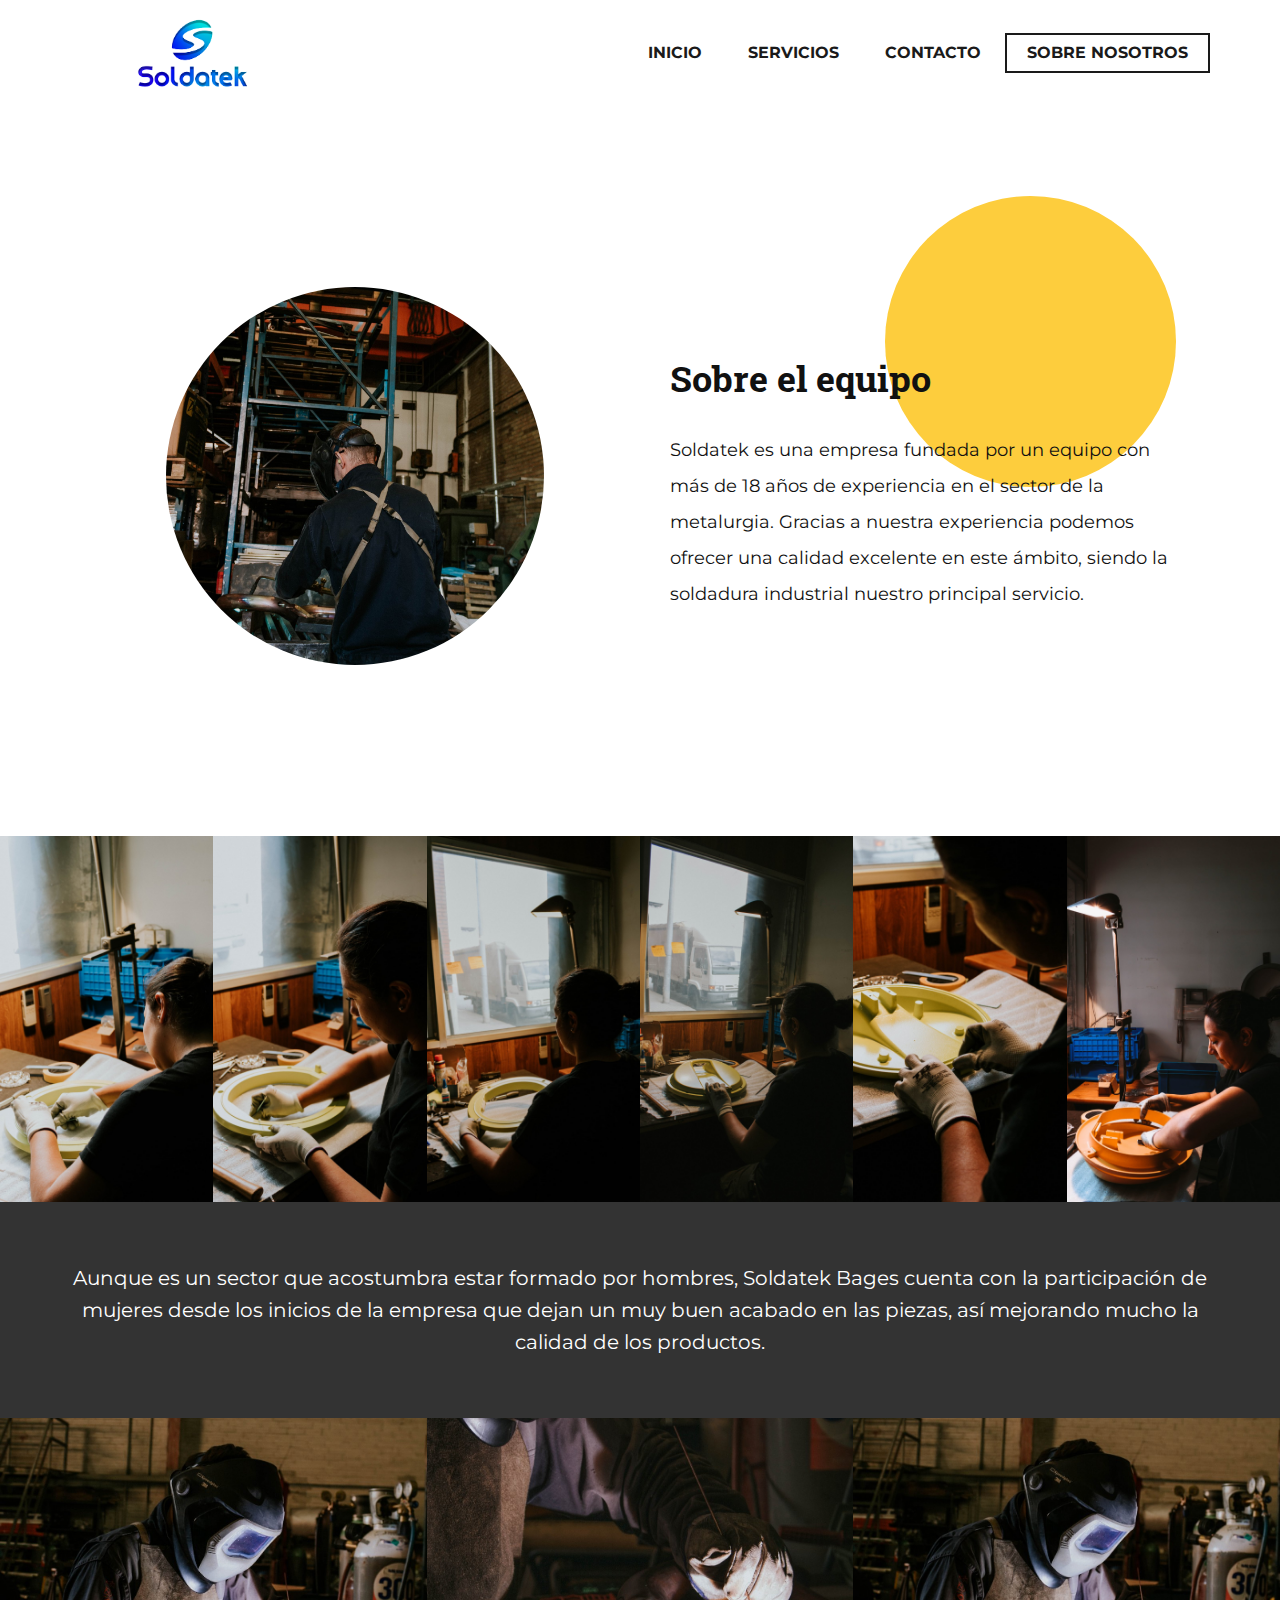
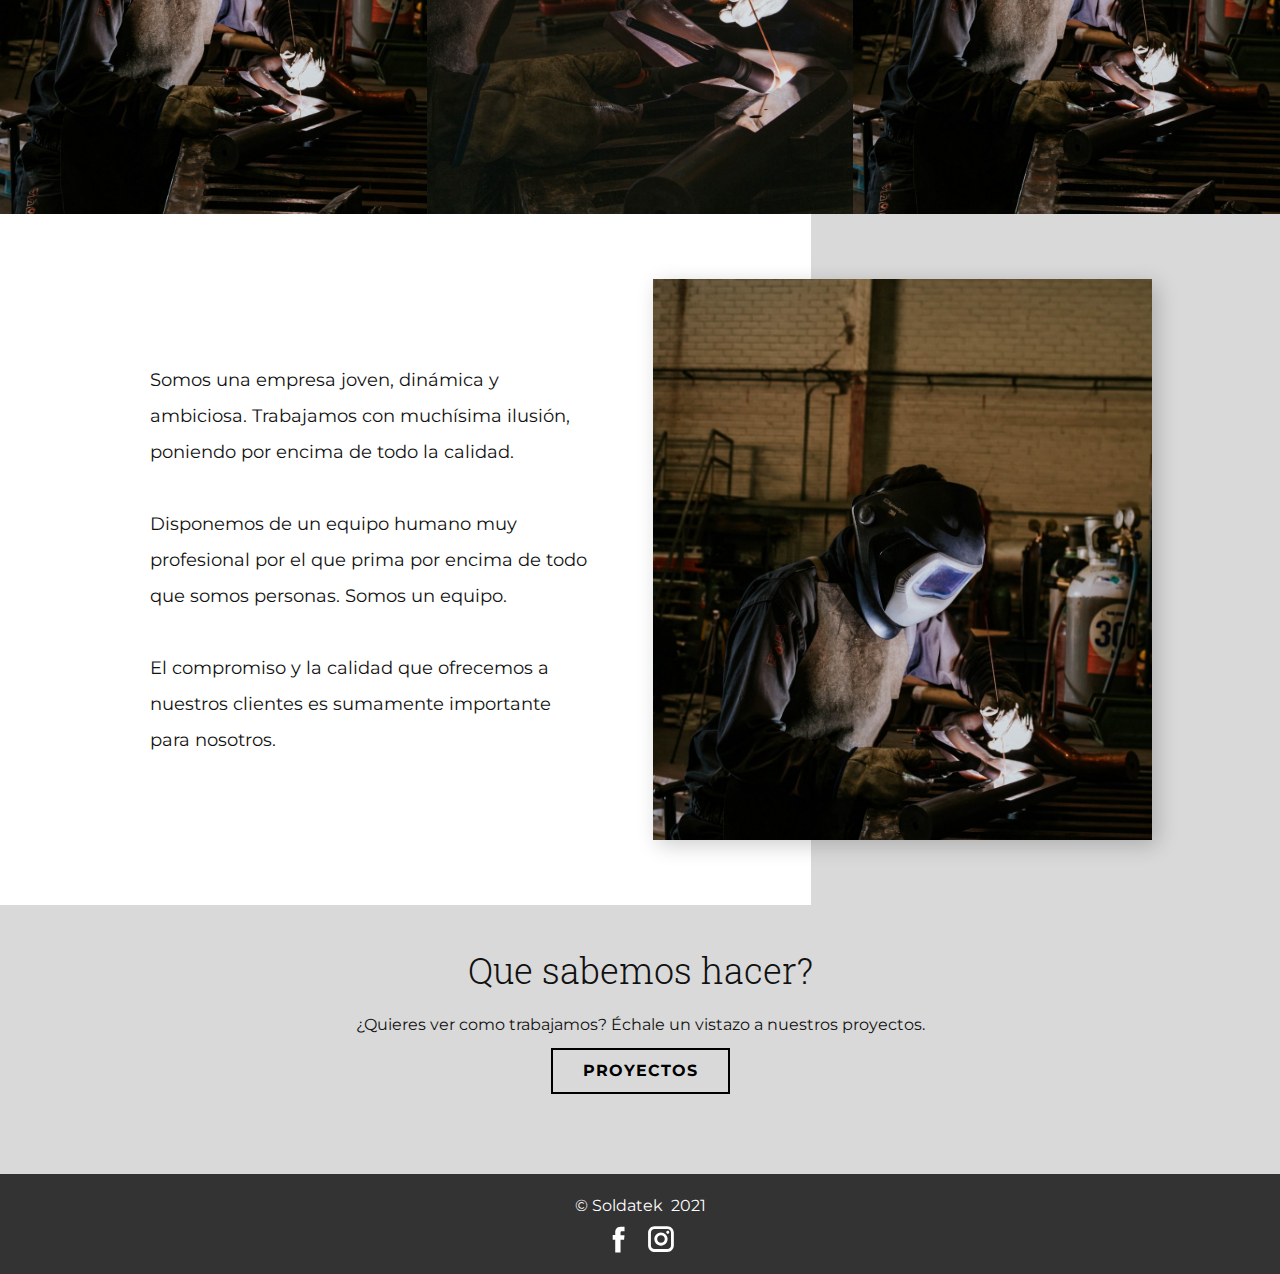
<file: Sobre-Nosotros.html>
<!DOCTYPE html>
<html style="font-size: 16px;" lang="es-ES">
  <head>
    <meta name="viewport" content="width=device-width, initial-scale=1.0">
    <meta charset="utf-8">
    <meta name="keywords" content="About Team">
    <meta name="description" content="">
    <meta name="page_type" content="np-template-header-footer-from-plugin">
    <title>Sobre Nosotros</title>
    <link rel="stylesheet" href="nicepage.css" media="screen">
<link rel="stylesheet" href="Sobre-Nosotros.css" media="screen">
    <script class="u-script" type="text/javascript" src="jquery.js" defer=""></script>
    <script class="u-script" type="text/javascript" src="nicepage.js" defer=""></script>
    <meta name="generator" content="Nicepage 3.8.1, nicepage.com">
    <link id="u-theme-google-font" rel="stylesheet" href="https://fonts.googleapis.com/css?family=Roboto+Slab:100,300,400,700|Montserrat:100,100i,200,200i,300,300i,400,400i,500,500i,600,600i,700,700i,800,800i,900,900i">
    
    
    
    
    
    
    
    <script type="application/ld+json">{
		"@context": "http://schema.org",
		"@type": "Organization",
		"name": "SOLDATEK",
		"url": "index.html",
		"sameAs": [
				"https://facebook.com/Soldatek-Bages-121953153081529",
				"https://www.instagram.com/soldatek_bages/"
		]
}</script>
    <meta property="og:title" content="Sobre Nosotros">
    <meta property="og:type" content="website">
    <meta name="theme-color" content="#a68053">
    <link rel="canonical" href="index.html">
    <meta property="og:url" content="index.html">
  </head>
  <body class="u-body"><header class="u-clearfix u-header u-sticky u-white u-header" id="sec-d685"><div class="u-clearfix u-sheet u-valign-middle-xs u-sheet-1">
        <nav class="u-menu u-menu-dropdown u-offcanvas u-menu-1">
          <div class="menu-collapse" style="font-size: 1rem; letter-spacing: 0px; font-weight: 700; text-transform: uppercase;">
            <a class="u-button-style u-custom-active-border-color u-custom-active-color u-custom-border u-custom-border-color u-custom-borders u-custom-hover-border-color u-custom-hover-color u-custom-left-right-menu-spacing u-custom-padding-bottom u-custom-text-active-color u-custom-text-color u-custom-text-hover-color u-custom-top-bottom-menu-spacing u-nav-link u-text-active-palette-1-base u-text-hover-palette-2-base" href="#">
              <svg><use xmlns:xlink="http://www.w3.org/1999/xlink" xlink:href="#menu-hamburger"></use></svg>
              <svg version="1.1" xmlns="http://www.w3.org/2000/svg" xmlns:xlink="http://www.w3.org/1999/xlink"><defs><symbol id="menu-hamburger" viewBox="0 0 16 16" style="width: 16px; height: 16px;"><rect y="1" width="16" height="2"></rect><rect y="7" width="16" height="2"></rect><rect y="13" width="16" height="2"></rect>
</symbol>
</defs></svg>
            </a>
          </div>
          <div class="u-custom-menu u-nav-container">
            <ul class="u-nav u-spacing-2 u-unstyled u-nav-1"><li class="u-nav-item"><a class="u-border-2 u-border-active-grey-90 u-border-hover-grey-50 u-button-style u-nav-link u-text-active-grey-90 u-text-grey-90 u-text-hover-custom-color-1" href="Inicio.html" style="padding: 10px 20px;">Inicio</a>
</li><li class="u-nav-item"><a class="u-border-2 u-border-active-grey-90 u-border-hover-grey-50 u-button-style u-nav-link u-text-active-grey-90 u-text-grey-90 u-text-hover-custom-color-1" href="Servicios.html" style="padding: 10px 20px;">Servicios</a>
</li><li class="u-nav-item"><a class="u-border-2 u-border-active-grey-90 u-border-hover-grey-50 u-button-style u-nav-link u-text-active-grey-90 u-text-grey-90 u-text-hover-custom-color-1" href="Contacto.html" style="padding: 10px 20px;">Contacto</a>
</li><li class="u-nav-item"><a class="u-border-2 u-border-active-grey-90 u-border-hover-grey-50 u-button-style u-nav-link u-text-active-grey-90 u-text-grey-90 u-text-hover-custom-color-1" href="Sobre-Nosotros.html" style="padding: 10px 20px;">Sobre Nosotros</a>
</li></ul>
          </div>
          <div class="u-custom-menu u-nav-container-collapse">
            <div class="u-black u-container-style u-inner-container-layout u-opacity u-opacity-95 u-sidenav">
              <div class="u-sidenav-overflow">
                <div class="u-menu-close"></div>
                <ul class="u-align-center u-nav u-popupmenu-items u-unstyled u-nav-2"><li class="u-nav-item"><a class="u-button-style u-nav-link" href="Inicio.html" style="padding: 10px 20px;">Inicio</a>
</li><li class="u-nav-item"><a class="u-button-style u-nav-link" href="Servicios.html" style="padding: 10px 20px;">Servicios</a>
</li><li class="u-nav-item"><a class="u-button-style u-nav-link" href="Contacto.html" style="padding: 10px 20px;">Contacto</a>
</li><li class="u-nav-item"><a class="u-button-style u-nav-link" href="Sobre-Nosotros.html" style="padding: 10px 20px;">Sobre Nosotros</a>
</li></ul>
              </div>
            </div>
            <div class="u-black u-menu-overlay u-opacity u-opacity-70"></div>
          </div>
        </nav>
        <img class="u-image u-image-1" src="images/logo360x225.png">
      </div></header>
    <section class="u-align-center u-clearfix u-section-1" id="carousel_acf8">
      <div class="u-clearfix u-sheet u-valign-middle-sm u-valign-middle-xs u-sheet-1">
        <div class="u-clearfix u-expanded-width u-layout-wrap u-layout-wrap-1">
          <div class="u-gutter-0 u-layout">
            <div class="u-layout-row">
              <div class="u-container-style u-layout-cell u-size-30 u-layout-cell-1">
                <div class="u-container-layout u-valign-middle u-container-layout-1">
                  <div alt="" class="u-hidden-sm u-hidden-xs u-image u-image-circle u-image-1"></div>
                </div>
              </div>
              <div class="u-container-style u-layout-cell u-size-30 u-layout-cell-2">
                <div class="u-container-layout u-container-layout-2">
                  <div class="u-custom-color-1 u-shape u-shape-circle u-shape-1"></div>
                  <h2 class="u-align-center-xs u-text u-text-1">Sobre el equipo</h2>
                  <p class="u-align-left u-text u-text-2">Soldatek es una empresa fundada por un equipo con más de 18 años de experiencia en el sector de la metalurgia. Gracias a nuestra experiencia podemos ofrecer una calidad excelente en este ámbito, siendo la soldadura industrial nuestro principal servicio.</p>
                </div>
              </div>
            </div>
          </div>
        </div>
      </div>
    </section>
    <section class="u-clearfix u-valign-middle-lg u-valign-middle-md u-valign-middle-xl u-section-2" id="sec-9b25">
      <div class="u-expanded-width u-gallery u-layout-grid u-lightbox u-no-transition u-show-text-on-hover u-gallery-1">
        <div class="u-gallery-inner u-gallery-inner-1">
          <div class="u-effect-fade u-gallery-item">
            <div class="u-back-slide">
              <img class="u-back-image u-expanded u-back-image-1" src="images/IMG_1107.jpg">
            </div>
            <div class="u-over-slide u-shading u-over-slide-1">
              <h3 class="u-gallery-heading"></h3>
              <p class="u-gallery-text"></p>
            </div>
          </div>
          <div class="u-effect-fade u-gallery-item">
            <div class="u-back-slide" data-image-width="1067" data-image-height="1600">
              <img class="u-back-image u-expanded u-back-image-2" src="images/IMG_1114.jpg">
            </div>
            <div class="u-over-slide u-shading u-over-slide-2">
              <h3 class="u-gallery-heading"></h3>
              <p class="u-gallery-text"></p>
            </div>
          </div>
          <div class="u-effect-fade u-gallery-item" data-image-width="4000" data-image-height="6000">
            <div class="u-back-slide">
              <img class="u-back-image u-expanded u-back-image-3" src="images/IMG_1119.jpg">
            </div>
            <div class="u-over-slide u-shading u-over-slide-3">
              <h3 class="u-gallery-heading"></h3>
              <p class="u-gallery-text"></p>
            </div>
          </div>
          <div class="u-effect-fade u-gallery-item" data-image-width="4000" data-image-height="6000">
            <div class="u-back-slide">
              <img class="u-back-image u-expanded u-back-image-4" src="images/IMG_1127.jpg">
            </div>
            <div class="u-over-slide u-shading u-over-slide-4">
              <h3 class="u-gallery-heading"></h3>
              <p class="u-gallery-text"></p>
            </div>
          </div>
          <div class="u-effect-fade u-gallery-item" data-image-width="4000" data-image-height="6000">
            <div class="u-back-slide">
              <img class="u-back-image u-expanded u-back-image-5" src="images/IMG_1132.jpg">
            </div>
            <div class="u-over-slide u-shading u-over-slide-5">
              <h3 class="u-gallery-heading"></h3>
              <p class="u-gallery-text"></p>
            </div>
          </div>
          <div class="u-effect-fade u-gallery-item" data-image-width="4000" data-image-height="6000">
            <div class="u-back-slide">
              <img class="u-back-image u-expanded u-back-image-6" src="images/IMG_1139.jpg">
            </div>
            <div class="u-over-slide u-shading u-over-slide-6">
              <h3 class="u-gallery-heading"></h3>
              <p class="u-gallery-text"></p>
            </div>
          </div>
        </div>
      </div>
    </section>
    <section class="u-align-center u-clearfix u-grey-80 u-section-3" id="sec-028f">
      <div class="u-clearfix u-sheet u-valign-middle-lg u-valign-middle-md u-valign-middle-sm u-valign-middle-xl u-sheet-1">
        <p class="u-text u-text-white u-text-1">Aunque es un sector que acostumbra estar formado por hombres, Soldatek Bages cuenta con la participación de mujeres desde los inicios de la empresa que dejan un muy buen acabado en las piezas, así mejorando mucho la calidad de los productos.</p>
      </div>
    </section>
    <section class="u-clearfix u-valign-middle-lg u-valign-middle-md u-section-4" id="sec-764b">
      <div class="u-expanded-width u-gallery u-layout-grid u-lightbox u-no-transition u-show-text-on-hover u-gallery-1">
        <div class="u-gallery-inner u-gallery-inner-1">
          <div class="u-effect-fade u-gallery-item">
            <div class="u-back-slide">
              <img class="u-back-image u-expanded u-back-image-1" src="images/IMG_09851.jpg">
            </div>
            <div class="u-over-slide u-shading u-over-slide-1">
              <h3 class="u-gallery-heading"></h3>
              <p class="u-gallery-text"></p>
            </div>
          </div>
          <div class="u-effect-fade u-gallery-item">
            <div class="u-back-slide">
              <img class="u-back-image u-expanded u-back-image-2" src="images/IMG_0990.jpg">
            </div>
            <div class="u-over-slide u-shading u-over-slide-2">
              <h3 class="u-gallery-heading"></h3>
              <p class="u-gallery-text"></p>
            </div>
          </div>
          <div class="u-effect-fade u-gallery-item" data-image-width="4000" data-image-height="6000">
            <div class="u-back-slide">
              <img class="u-back-image u-expanded u-back-image-3" src="images/IMG_09852.jpg">
            </div>
            <div class="u-over-slide u-shading u-over-slide-3">
              <h3 class="u-gallery-heading"></h3>
              <p class="u-gallery-text"></p>
            </div>
          </div>
        </div>
      </div>
    </section>
    <section class="u-clearfix u-valign-middle-xs u-section-5" id="carousel_b7a3">
      <div class="u-clearfix u-expanded-width u-layout-wrap u-layout-wrap-1">
        <div class="u-layout">
          <div class="u-layout-row">
            <div class="u-align-left u-container-style u-layout-cell u-size-38 u-layout-cell-1">
              <div class="u-container-layout u-valign-middle-lg u-valign-middle-md u-valign-middle-sm u-valign-middle-xl u-container-layout-1">
                <p class="u-align-center-xs u-text u-text-1">Somos&nbsp;una empresa joven, dinámica y ambiciosa. Trabajamos con muchísima ilusión, poniendo por encima de todo la calidad.&nbsp;<br>
                  <br>Disponemos de un equipo humano muy profesional por el que prima por encima de todo que somos personas. Somos un equipo.<br>
                  <br>El compromiso y la calidad que ofrecemos a nuestros clientes es sumamente importante para nosotros.&nbsp;
                </p>
              </div>
            </div>
            <div class="u-container-style u-grey-15 u-layout-cell u-size-22 u-layout-cell-2">
              <div class="u-container-layout u-valign-middle-lg u-valign-middle-md u-valign-middle-sm u-valign-middle-xl u-container-layout-2">
                <img src="images/IMG_09852.jpg" alt="" class="u-image u-image-default u-image-1" data-image-width="1067" data-image-height="1600">
              </div>
            </div>
          </div>
        </div>
      </div>
    </section>
    <section class="u-align-center u-clearfix u-grey-15 u-section-6" id="sec-31ba">
      <div class="u-align-center u-clearfix u-sheet u-sheet-1">
        <h2 class="u-text u-text-1">Que sabemos hacer?</h2>
        <p class="u-text u-text-2">¿Quieres ver como trabajamos? Échale un vistazo a nuestros proyectos.</p>
        <a href="Servicios.html" data-page-id="10510761" class="u-border-2 u-border-black u-btn u-button-style u-hover-black u-none u-text-black u-text-hover-white u-btn-1">PROYECTOS</a>
      </div>
    </section>
    
    
    <footer class="u-clearfix u-footer u-grey-80" id="sec-96a4"><div class="u-clearfix u-sheet u-sheet-1">
        <p class="u-align-center u-text u-text-1">© Soldatek&nbsp; 2021</p>
        <div class="u-align-left u-social-icons u-spacing-10 u-social-icons-1">
          <a class="u-social-url" target="_blank" href="https://facebook.com/Soldatek-Bages-121953153081529"><span class="u-icon u-icon-circle u-social-facebook u-social-icon u-icon-1"><svg class="u-svg-link" preserveAspectRatio="xMidYMin slice" viewBox="0 0 112 112" style=""><use xmlns:xlink="http://www.w3.org/1999/xlink" xlink:href="#svg-9f76"></use></svg><svg xmlns="http://www.w3.org/2000/svg" xmlns:xlink="http://www.w3.org/1999/xlink" version="1.1" xml:space="preserve" class="u-svg-content" viewBox="0 0 112 112" x="0px" y="0px" id="svg-9f76"><path d="M75.5,28.8H65.4c-1.5,0-4,0.9-4,4.3v9.4h13.9l-1.5,15.8H61.4v45.1H42.8V58.3h-8.8V42.4h8.8V32.2 c0-7.4,3.4-18.8,18.8-18.8h13.8v15.4H75.5z"></path></svg></span>
          </a>
          <a class="u-social-url" target="_blank" href="https://www.instagram.com/soldatek_bages/"><span class="u-icon u-icon-circle u-social-icon u-social-instagram u-icon-2"><svg class="u-svg-link" preserveAspectRatio="xMidYMin slice" viewBox="0 0 112 112" style=""><use xmlns:xlink="http://www.w3.org/1999/xlink" xlink:href="#svg-5852"></use></svg><svg xmlns="http://www.w3.org/2000/svg" xmlns:xlink="http://www.w3.org/1999/xlink" version="1.1" xml:space="preserve" class="u-svg-content" viewBox="0 0 112 112" x="0px" y="0px" id="svg-5852"><path d="M55.9,32.9c-12.8,0-23.2,10.4-23.2,23.2s10.4,23.2,23.2,23.2s23.2-10.4,23.2-23.2S68.7,32.9,55.9,32.9z M55.9,69.4c-7.4,0-13.3-6-13.3-13.3c-0.1-7.4,6-13.3,13.3-13.3s13.3,6,13.3,13.3C69.3,63.5,63.3,69.4,55.9,69.4z"></path><path d="M79.7,26.8c-3,0-5.4,2.5-5.4,5.4s2.5,5.4,5.4,5.4c3,0,5.4-2.5,5.4-5.4S82.7,26.8,79.7,26.8z"></path><path d="M78.2,11H33.5C21,11,10.8,21.3,10.8,33.7v44.7c0,12.6,10.2,22.8,22.7,22.8h44.7c12.6,0,22.7-10.2,22.7-22.7 V33.7C100.8,21.1,90.6,11,78.2,11z M91,78.4c0,7.1-5.8,12.8-12.8,12.8H33.5c-7.1,0-12.8-5.8-12.8-12.8V33.7 c0-7.1,5.8-12.8,12.8-12.8h44.7c7.1,0,12.8,5.8,12.8,12.8V78.4z"></path></svg></span>
          </a>
        </div>
      </div></footer>
  </body>
</html>
</file>
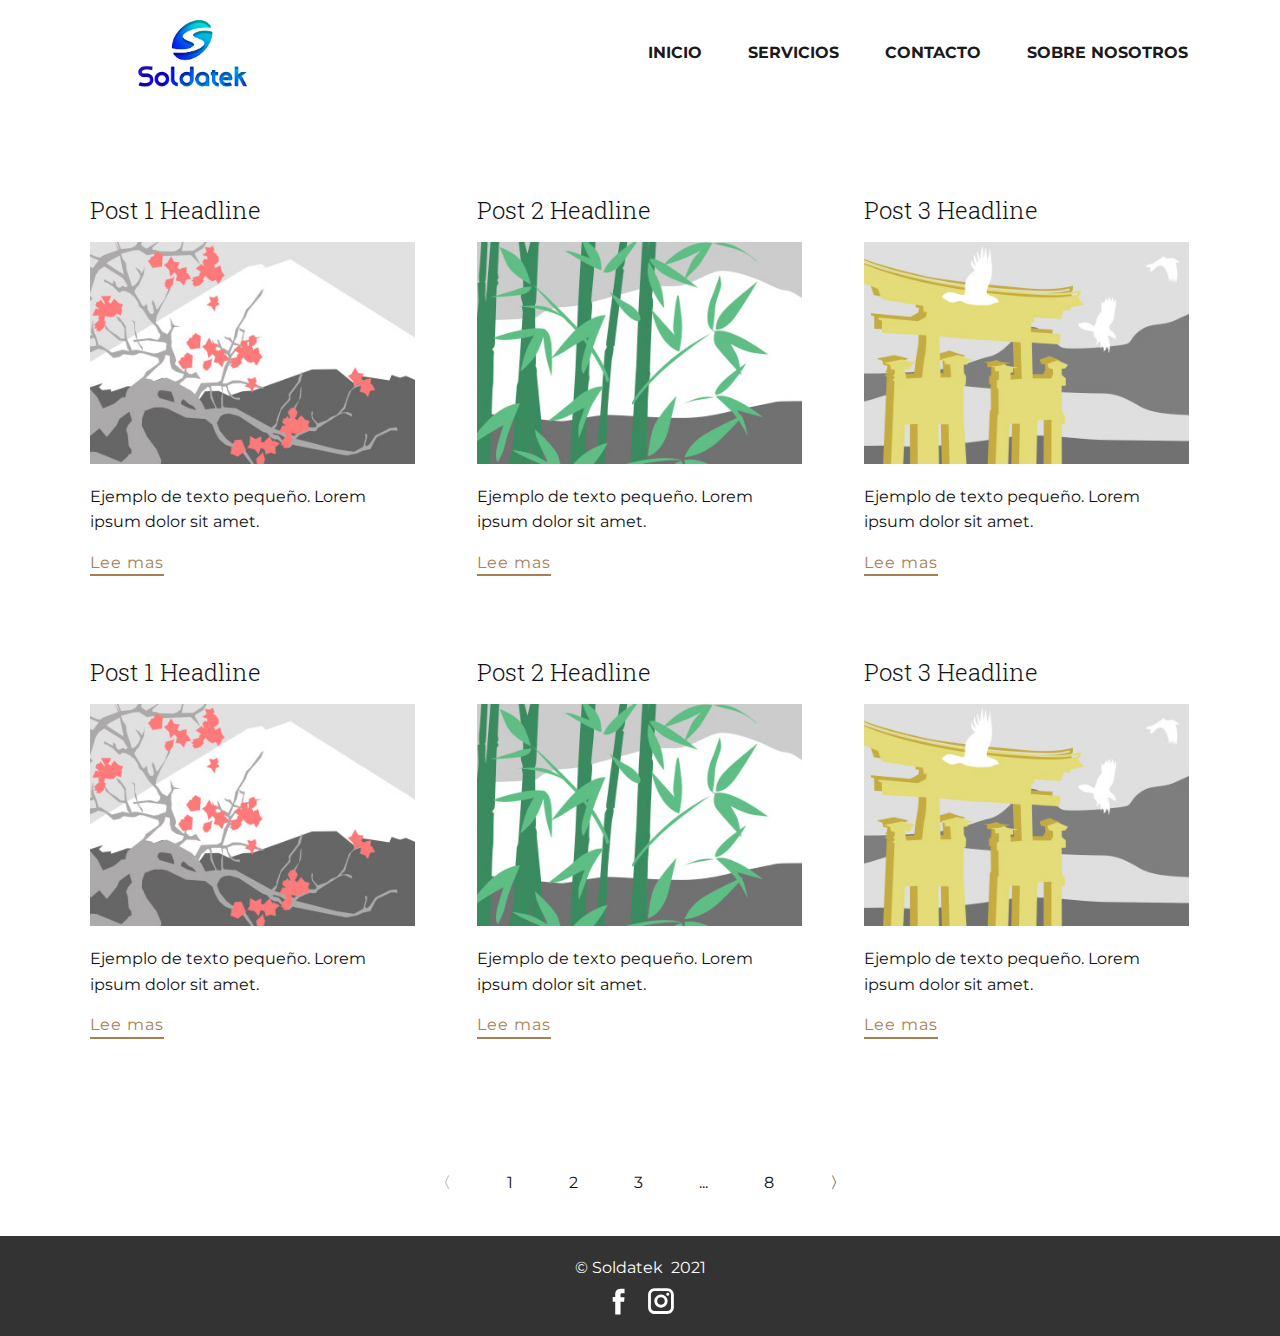
<file: blog/blog.html>
<html style="font-size: 16px;" lang="es-ES"><head>
    <meta name="viewport" content="width=device-width, initial-scale=1.0">
    <meta charset="utf-8">
    <meta name="keywords" content="">
    <meta name="description" content="">
    <meta name="page_type" content="np-template-header-footer-from-plugin">
    <title>Blog Template</title>
    <link rel="stylesheet" href="../nicepage.css" media="screen">
<link rel="stylesheet" href="../Blog-Template.css" media="screen">
    <script class="u-script" type="text/javascript" src="../jquery.js" defer=""></script>
    <script class="u-script" type="text/javascript" src="../nicepage.js" defer=""></script>
    <meta name="generator" content="Nicepage 3.8.1, nicepage.com">
    <link id="u-theme-google-font" rel="stylesheet" href="https://fonts.googleapis.com/css?family=Roboto+Slab:100,300,400,700|Montserrat:100,100i,200,200i,300,300i,400,400i,500,500i,600,600i,700,700i,800,800i,900,900i">
    
    
    
    <script type="application/ld+json">{
		"@context": "http://schema.org",
		"@type": "Organization",
		"name": "SOLDATEK",
		"url": "index.html",
		"sameAs": [
				"https://facebook.com/Soldatek-Bages-121953153081529",
				"https://www.instagram.com/soldatek_bages/"
		]
}</script>
    <meta property="og:title" content="Blog Template">
    <meta property="og:type" content="website">
    <meta name="theme-color" content="#a68053">
    <link rel="canonical" href="../index.html">
    <meta property="og:url" content="index.html">
  </head>
  <body class="u-body"><header class="u-clearfix u-header u-sticky u-white u-header" id="sec-d685"><div class="u-clearfix u-sheet u-valign-middle-xs u-sheet-1">
        <nav class="u-menu u-menu-dropdown u-offcanvas u-menu-1">
          <div class="menu-collapse" style="font-size: 1rem; letter-spacing: 0px; font-weight: 700; text-transform: uppercase;">
            <a class="u-button-style u-custom-active-border-color u-custom-active-color u-custom-border u-custom-border-color u-custom-borders u-custom-hover-border-color u-custom-hover-color u-custom-left-right-menu-spacing u-custom-padding-bottom u-custom-text-active-color u-custom-text-color u-custom-text-hover-color u-custom-top-bottom-menu-spacing u-nav-link u-text-active-palette-1-base u-text-hover-palette-2-base" href="#">
              <svg><use xmlns:xlink="http://www.w3.org/1999/xlink" xlink:href="#menu-hamburger"></use></svg>
              <svg version="1.1" xmlns="http://www.w3.org/2000/svg" xmlns:xlink="http://www.w3.org/1999/xlink"><defs><symbol id="menu-hamburger" viewBox="0 0 16 16" style="width: 16px; height: 16px;"><rect y="1" width="16" height="2"></rect><rect y="7" width="16" height="2"></rect><rect y="13" width="16" height="2"></rect>
</symbol>
</defs></svg>
            </a>
          </div>
          <div class="u-custom-menu u-nav-container">
            <ul class="u-nav u-spacing-2 u-unstyled u-nav-1"><li class="u-nav-item"><a class="u-border-2 u-border-active-grey-90 u-border-hover-grey-50 u-button-style u-nav-link u-text-active-grey-90 u-text-grey-90 u-text-hover-custom-color-1" href="../Inicio.html" style="padding: 10px 20px;">Inicio</a>
</li><li class="u-nav-item"><a class="u-border-2 u-border-active-grey-90 u-border-hover-grey-50 u-button-style u-nav-link u-text-active-grey-90 u-text-grey-90 u-text-hover-custom-color-1" href="../Servicios.html" style="padding: 10px 20px;">Servicios</a>
</li><li class="u-nav-item"><a class="u-border-2 u-border-active-grey-90 u-border-hover-grey-50 u-button-style u-nav-link u-text-active-grey-90 u-text-grey-90 u-text-hover-custom-color-1" href="../Contacto.html" style="padding: 10px 20px;">Contacto</a>
</li><li class="u-nav-item"><a class="u-border-2 u-border-active-grey-90 u-border-hover-grey-50 u-button-style u-nav-link u-text-active-grey-90 u-text-grey-90 u-text-hover-custom-color-1" href="../Sobre-Nosotros.html" style="padding: 10px 20px;">Sobre Nosotros</a>
</li></ul>
          </div>
          <div class="u-custom-menu u-nav-container-collapse">
            <div class="u-black u-container-style u-inner-container-layout u-opacity u-opacity-95 u-sidenav">
              <div class="u-sidenav-overflow">
                <div class="u-menu-close"></div>
                <ul class="u-align-center u-nav u-popupmenu-items u-unstyled u-nav-2"><li class="u-nav-item"><a class="u-button-style u-nav-link" href="../Inicio.html" style="padding: 10px 20px;">Inicio</a>
</li><li class="u-nav-item"><a class="u-button-style u-nav-link" href="../Servicios.html" style="padding: 10px 20px;">Servicios</a>
</li><li class="u-nav-item"><a class="u-button-style u-nav-link" href="../Contacto.html" style="padding: 10px 20px;">Contacto</a>
</li><li class="u-nav-item"><a class="u-button-style u-nav-link" href="../Sobre-Nosotros.html" style="padding: 10px 20px;">Sobre Nosotros</a>
</li></ul>
              </div>
            </div>
            <div class="u-black u-menu-overlay u-opacity u-opacity-70"></div>
          </div>
        </nav>
        <img class="u-image u-image-1" src="../images/logo360x225.png">
      </div></header>
    <section class="u-clearfix u-section-1" id="sec-cecc">
      <div class="u-clearfix u-sheet u-valign-middle u-sheet-1"><!--blog--><!--blog_options_json--><!--{"type":"Recent","source":"","tags":"","count":""}--><!--/blog_options_json-->
        <div class="u-blog u-expanded-width u-repeater u-repeater-1"><!--blog_post-->
          <div class="u-blog-post u-container-style u-repeater-item u-white u-repeater-item-1">
            <div class="u-container-layout u-similar-container u-valign-top u-container-layout-1"><!--blog_post_header-->
              <h4 class="u-blog-control u-text u-text-1">
                <a class="u-post-header-link" href="../blog/enviar.html"><!--blog_post_header_content-->Post 1 Headline<!--/blog_post_header_content--></a>
              </h4><!--/blog_post_header--><!--blog_post_image-->
              <a class="u-post-header-link" href="../blog/enviar.html"><img alt="" class="u-blog-control u-image u-image-default u-image-1" src="[data-uri]"></a><!--/blog_post_image--><!--blog_post_content-->
              <div class="u-blog-control u-post-content u-text u-text-2 fr-view">Ejemplo de texto pequeño. Lorem ipsum dolor sit amet.</div><!--/blog_post_content--><!--blog_post_readmore-->
              <a href="../blog/enviar.html" class="u-blog-control u-border-2 u-border-palette-1-base u-btn u-btn-rectangle u-button-style u-none u-btn-1"><!--blog_post_readmore_content-->Lee mas<!--/blog_post_readmore_content--></a><!--/blog_post_readmore-->
            </div>
          </div><div class="u-blog-post u-container-style u-repeater-item u-video-cover u-white">
            <div class="u-container-layout u-similar-container u-valign-top u-container-layout-2"><!--blog_post_header-->
              <h4 class="u-blog-control u-text u-text-3">
                <a class="u-post-header-link" href="../blog/enviar-1.html"><!--blog_post_header_content-->Post 2 Headline<!--/blog_post_header_content--></a>
              </h4><!--/blog_post_header--><!--blog_post_image-->
              <a class="u-post-header-link" href="../blog/enviar-1.html"><img alt="" class="u-blog-control u-image u-image-default u-image-2" src="[data-uri]"></a><!--/blog_post_image--><!--blog_post_content-->
              <div class="u-blog-control u-post-content u-text u-text-4 fr-view">Ejemplo de texto pequeño. Lorem ipsum dolor sit amet.</div><!--/blog_post_content--><!--blog_post_readmore-->
              <a href="../blog/enviar-1.html" class="u-blog-control u-border-2 u-border-palette-1-base u-btn u-btn-rectangle u-button-style u-none u-btn-2"><!--blog_post_readmore_content-->Lee mas<!--/blog_post_readmore_content--></a><!--/blog_post_readmore-->
            </div>
          </div><div class="u-blog-post u-container-style u-repeater-item u-video-cover u-white">
            <div class="u-container-layout u-similar-container u-valign-top u-container-layout-3"><!--blog_post_header-->
              <h4 class="u-blog-control u-text u-text-5">
                <a class="u-post-header-link" href="../blog/enviar-2.html"><!--blog_post_header_content-->Post 3 Headline<!--/blog_post_header_content--></a>
              </h4><!--/blog_post_header--><!--blog_post_image-->
              <a class="u-post-header-link" href="../blog/enviar-2.html"><img alt="" class="u-blog-control u-image u-image-default u-image-3" src="[data-uri]"></a><!--/blog_post_image--><!--blog_post_content-->
              <div class="u-blog-control u-post-content u-text u-text-6 fr-view">Ejemplo de texto pequeño. Lorem ipsum dolor sit amet.</div><!--/blog_post_content--><!--blog_post_readmore-->
              <a href="../blog/enviar-2.html" class="u-blog-control u-border-2 u-border-palette-1-base u-btn u-btn-rectangle u-button-style u-none u-btn-3"><!--blog_post_readmore_content-->Lee mas<!--/blog_post_readmore_content--></a><!--/blog_post_readmore-->
            </div>
          </div><div class="u-blog-post u-container-style u-repeater-item u-white u-repeater-item-1">
            <div class="u-container-layout u-similar-container u-valign-top u-container-layout-1"><!--blog_post_header-->
              <h4 class="u-blog-control u-text u-text-1">
                <a class="u-post-header-link" href="../blog/enviar-3.html"><!--blog_post_header_content-->Post 1 Headline<!--/blog_post_header_content--></a>
              </h4><!--/blog_post_header--><!--blog_post_image-->
              <a class="u-post-header-link" href="../blog/enviar-3.html"><img alt="" class="u-blog-control u-image u-image-default u-image-1" src="[data-uri]"></a><!--/blog_post_image--><!--blog_post_content-->
              <div class="u-blog-control u-post-content u-text u-text-2 fr-view">Ejemplo de texto pequeño. Lorem ipsum dolor sit amet.</div><!--/blog_post_content--><!--blog_post_readmore-->
              <a href="../blog/enviar-3.html" class="u-blog-control u-border-2 u-border-palette-1-base u-btn u-btn-rectangle u-button-style u-none u-btn-1"><!--blog_post_readmore_content-->Lee mas<!--/blog_post_readmore_content--></a><!--/blog_post_readmore-->
            </div>
          </div><div class="u-blog-post u-container-style u-repeater-item u-video-cover u-white">
            <div class="u-container-layout u-similar-container u-valign-top u-container-layout-2"><!--blog_post_header-->
              <h4 class="u-blog-control u-text u-text-3">
                <a class="u-post-header-link" href="../blog/enviar-4.html"><!--blog_post_header_content-->Post 2 Headline<!--/blog_post_header_content--></a>
              </h4><!--/blog_post_header--><!--blog_post_image-->
              <a class="u-post-header-link" href="../blog/enviar-4.html"><img alt="" class="u-blog-control u-image u-image-default u-image-2" src="[data-uri]"></a><!--/blog_post_image--><!--blog_post_content-->
              <div class="u-blog-control u-post-content u-text u-text-4 fr-view">Ejemplo de texto pequeño. Lorem ipsum dolor sit amet.</div><!--/blog_post_content--><!--blog_post_readmore-->
              <a href="../blog/enviar-4.html" class="u-blog-control u-border-2 u-border-palette-1-base u-btn u-btn-rectangle u-button-style u-none u-btn-2"><!--blog_post_readmore_content-->Lee mas<!--/blog_post_readmore_content--></a><!--/blog_post_readmore-->
            </div>
          </div><div class="u-blog-post u-container-style u-repeater-item u-video-cover u-white">
            <div class="u-container-layout u-similar-container u-valign-top u-container-layout-3"><!--blog_post_header-->
              <h4 class="u-blog-control u-text u-text-5">
                <a class="u-post-header-link" href="../blog/enviar-5.html"><!--blog_post_header_content-->Post 3 Headline<!--/blog_post_header_content--></a>
              </h4><!--/blog_post_header--><!--blog_post_image-->
              <a class="u-post-header-link" href="../blog/enviar-5.html"><img alt="" class="u-blog-control u-image u-image-default u-image-3" src="[data-uri]"></a><!--/blog_post_image--><!--blog_post_content-->
              <div class="u-blog-control u-post-content u-text u-text-6 fr-view">Ejemplo de texto pequeño. Lorem ipsum dolor sit amet.</div><!--/blog_post_content--><!--blog_post_readmore-->
              <a href="../blog/enviar-5.html" class="u-blog-control u-border-2 u-border-palette-1-base u-btn u-btn-rectangle u-button-style u-none u-btn-3"><!--blog_post_readmore_content-->Lee mas<!--/blog_post_readmore_content--></a><!--/blog_post_readmore-->
            </div>
          </div><!--/blog_post--><!--blog_post-->
          <!--/blog_post--><!--blog_post-->
          <!--/blog_post-->
        </div><!--/blog-->
      </div>
    </section>
    <section class="u-clearfix u-section-2" id="sec-2b59">
      <div class="u-clearfix u-sheet u-sheet-1">
        <ul class="responsive-style1 u-pagination u-unstyled u-pagination-1">
          <li class="disabled prev u-nav-item u-pagination-item">
            <a class="u-button-style u-nav-link" href="#" style="padding: 16px 28px;">〈</a>
          </li>
          <li class="active u-nav-item u-pagination-item">
            <a class="u-button-style u-nav-link" href="#" style="padding: 16px 28px;">1</a>
          </li>
          <li class="u-nav-item u-pagination-item">
            <a class="u-button-style u-nav-link" href="#" style="padding: 16px 28px;">2</a>
          </li>
          <li class="u-nav-item u-pagination-item">
            <a class="u-button-style u-nav-link" href="#" style="padding: 16px 28px;">3</a>
          </li>
          <li class="u-nav-item u-pagination-item u-pagination-separator">
            <a class="u-button-style u-nav-link" href="#" style="padding: 16px 28px;">...</a>
          </li>
          <li class="u-nav-item u-pagination-item">
            <a class="u-button-style u-nav-link" href="#" style="padding: 16px 28px;">8</a>
          </li>
          <li class="next u-nav-item u-pagination-item">
            <a class="u-button-style u-nav-link" href="#" style="padding: 16px 28px;">〉</a>
          </li>
        </ul>
      </div>
    </section>
    
    
    <footer class="u-clearfix u-footer u-grey-80" id="sec-96a4"><div class="u-clearfix u-sheet u-sheet-1">
        <p class="u-align-center u-text u-text-1">© Soldatek&nbsp; 2021</p>
        <div class="u-align-left u-social-icons u-spacing-10 u-social-icons-1">
          <a class="u-social-url" target="_blank" href="https://facebook.com/Soldatek-Bages-121953153081529"><span class="u-icon u-icon-circle u-social-facebook u-social-icon u-icon-1"><svg class="u-svg-link" preserveAspectRatio="xMidYMin slice" viewBox="0 0 112 112" style=""><use xmlns:xlink="http://www.w3.org/1999/xlink" xlink:href="#svg-2fa9"></use></svg><svg xmlns="http://www.w3.org/2000/svg" xmlns:xlink="http://www.w3.org/1999/xlink" version="1.1" xml:space="preserve" class="u-svg-content" viewBox="0 0 112 112" x="0px" y="0px" id="svg-2fa9"><path d="M75.5,28.8H65.4c-1.5,0-4,0.9-4,4.3v9.4h13.9l-1.5,15.8H61.4v45.1H42.8V58.3h-8.8V42.4h8.8V32.2 c0-7.4,3.4-18.8,18.8-18.8h13.8v15.4H75.5z"></path></svg></span>
          </a>
          <a class="u-social-url" target="_blank" href="https://www.instagram.com/soldatek_bages/"><span class="u-icon u-icon-circle u-social-icon u-social-instagram u-icon-2"><svg class="u-svg-link" preserveAspectRatio="xMidYMin slice" viewBox="0 0 112 112" style=""><use xmlns:xlink="http://www.w3.org/1999/xlink" xlink:href="#svg-6e56"></use></svg><svg xmlns="http://www.w3.org/2000/svg" xmlns:xlink="http://www.w3.org/1999/xlink" version="1.1" xml:space="preserve" class="u-svg-content" viewBox="0 0 112 112" x="0px" y="0px" id="svg-6e56"><path d="M55.9,32.9c-12.8,0-23.2,10.4-23.2,23.2s10.4,23.2,23.2,23.2s23.2-10.4,23.2-23.2S68.7,32.9,55.9,32.9z M55.9,69.4c-7.4,0-13.3-6-13.3-13.3c-0.1-7.4,6-13.3,13.3-13.3s13.3,6,13.3,13.3C69.3,63.5,63.3,69.4,55.9,69.4z"></path><path d="M79.7,26.8c-3,0-5.4,2.5-5.4,5.4s2.5,5.4,5.4,5.4c3,0,5.4-2.5,5.4-5.4S82.7,26.8,79.7,26.8z"></path><path d="M78.2,11H33.5C21,11,10.8,21.3,10.8,33.7v44.7c0,12.6,10.2,22.8,22.7,22.8h44.7c12.6,0,22.7-10.2,22.7-22.7 V33.7C100.8,21.1,90.6,11,78.2,11z M91,78.4c0,7.1-5.8,12.8-12.8,12.8H33.5c-7.1,0-12.8-5.8-12.8-12.8V33.7 c0-7.1,5.8-12.8,12.8-12.8h44.7c7.1,0,12.8,5.8,12.8,12.8V78.4z"></path></svg></span>
          </a>
        </div>
      </div></footer>
  
</body></html>
</file>
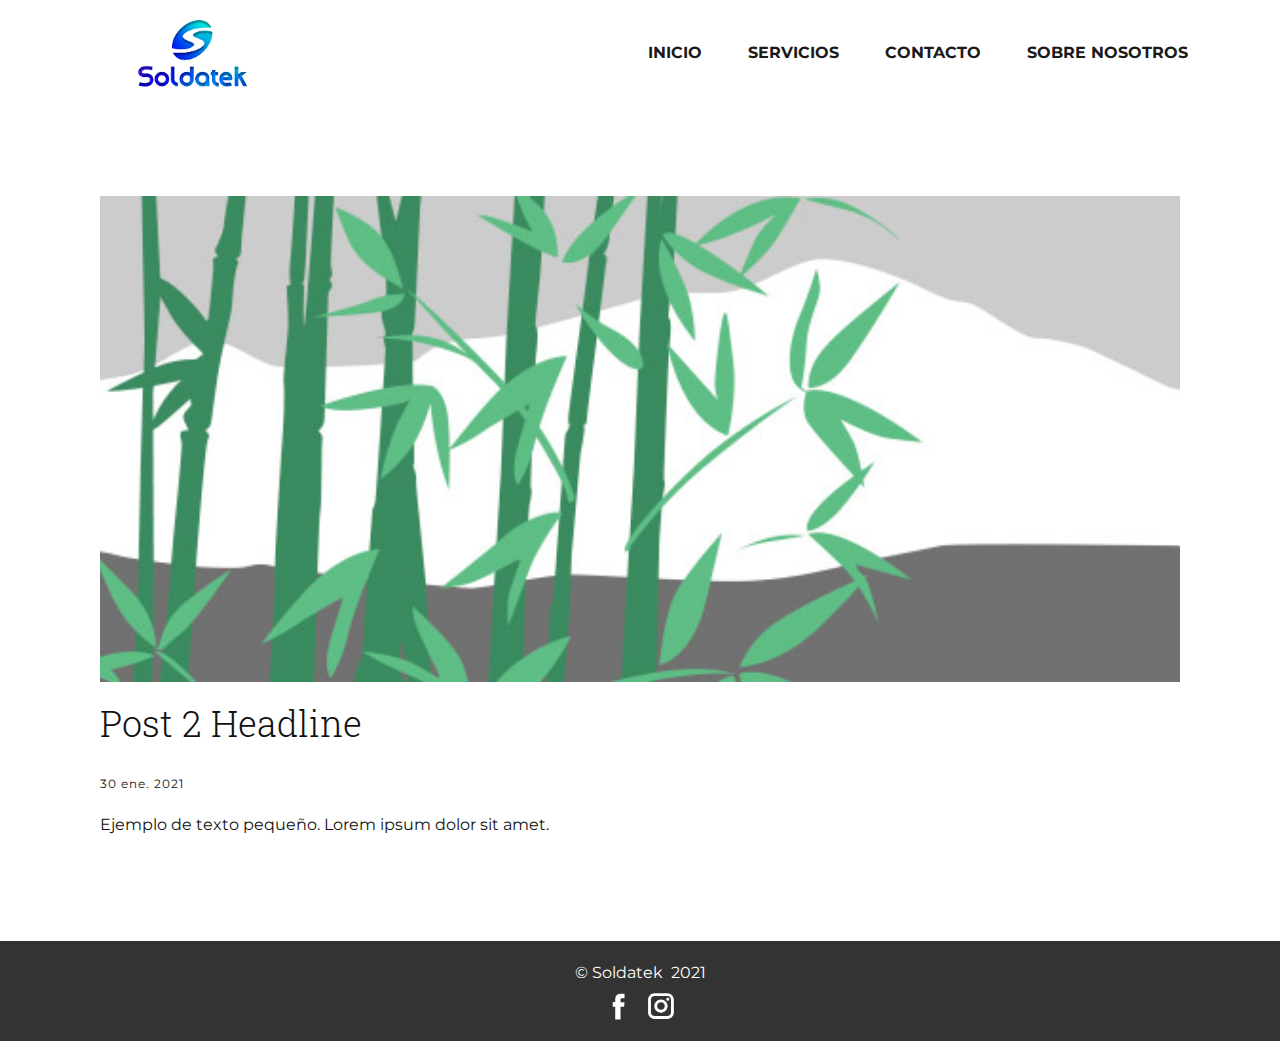
<file: blog/enviar-1.html>
<!doctype html>
<html style="font-size: 16px;" lang="es-ES"><head>
    <meta name="viewport" content="width=device-width, initial-scale=1.0">
    <meta charset="utf-8">
    <meta name="keywords" content="">
    <meta name="description" content="">
    <meta name="page_type" content="np-template-header-footer-from-plugin">
    <title>Post 2 Headline</title>
    <link rel="stylesheet" href="../nicepage.css" media="screen">
<link rel="stylesheet" href="../Post-Template.css" media="screen">
    <script class="u-script" type="text/javascript" src="../jquery.js" defer=""></script>
    <script class="u-script" type="text/javascript" src="../nicepage.js" defer=""></script>
    <meta name="generator" content="Nicepage 3.8.1, nicepage.com">
    <link id="u-theme-google-font" rel="stylesheet" href="https://fonts.googleapis.com/css?family=Roboto+Slab:100,300,400,700|Montserrat:100,100i,200,200i,300,300i,400,400i,500,500i,600,600i,700,700i,800,800i,900,900i">
    
    
    <script type="application/ld+json">{
		"@context": "http://schema.org",
		"@type": "Organization",
		"name": "SOLDATEK",
		"url": "index.html",
		"sameAs": [
				"https://facebook.com/Soldatek-Bages-121953153081529",
				"https://www.instagram.com/soldatek_bages/"
		]
}</script>
    <meta property="og:title" content="Post Template">
    <meta property="og:type" content="website">
    <meta name="theme-color" content="#a68053">
    <link rel="canonical" href="../index.html">
    <meta property="og:url" content="index.html">
  </head>
  <body class="u-body"><header class="u-clearfix u-header u-sticky u-white u-header" id="sec-d685"><div class="u-clearfix u-sheet u-valign-middle-xs u-sheet-1">
        <nav class="u-menu u-menu-dropdown u-offcanvas u-menu-1">
          <div class="menu-collapse" style="font-size: 1rem; letter-spacing: 0px; font-weight: 700; text-transform: uppercase;">
            <a class="u-button-style u-custom-active-border-color u-custom-active-color u-custom-border u-custom-border-color u-custom-borders u-custom-hover-border-color u-custom-hover-color u-custom-left-right-menu-spacing u-custom-padding-bottom u-custom-text-active-color u-custom-text-color u-custom-text-hover-color u-custom-top-bottom-menu-spacing u-nav-link u-text-active-palette-1-base u-text-hover-palette-2-base" href="#">
              <svg><use xmlns:xlink="http://www.w3.org/1999/xlink" xlink:href="#menu-hamburger"></use></svg>
              <svg version="1.1" xmlns="http://www.w3.org/2000/svg" xmlns:xlink="http://www.w3.org/1999/xlink"><defs><symbol id="menu-hamburger" viewBox="0 0 16 16" style="width: 16px; height: 16px;"><rect y="1" width="16" height="2"></rect><rect y="7" width="16" height="2"></rect><rect y="13" width="16" height="2"></rect>
</symbol>
</defs></svg>
            </a>
          </div>
          <div class="u-custom-menu u-nav-container">
            <ul class="u-nav u-spacing-2 u-unstyled u-nav-1"><li class="u-nav-item"><a class="u-border-2 u-border-active-grey-90 u-border-hover-grey-50 u-button-style u-nav-link u-text-active-grey-90 u-text-grey-90 u-text-hover-custom-color-1" href="../Inicio.html" style="padding: 10px 20px;">Inicio</a>
</li><li class="u-nav-item"><a class="u-border-2 u-border-active-grey-90 u-border-hover-grey-50 u-button-style u-nav-link u-text-active-grey-90 u-text-grey-90 u-text-hover-custom-color-1" href="../Servicios.html" style="padding: 10px 20px;">Servicios</a>
</li><li class="u-nav-item"><a class="u-border-2 u-border-active-grey-90 u-border-hover-grey-50 u-button-style u-nav-link u-text-active-grey-90 u-text-grey-90 u-text-hover-custom-color-1" href="../Contacto.html" style="padding: 10px 20px;">Contacto</a>
</li><li class="u-nav-item"><a class="u-border-2 u-border-active-grey-90 u-border-hover-grey-50 u-button-style u-nav-link u-text-active-grey-90 u-text-grey-90 u-text-hover-custom-color-1" href="../Sobre-Nosotros.html" style="padding: 10px 20px;">Sobre Nosotros</a>
</li></ul>
          </div>
          <div class="u-custom-menu u-nav-container-collapse">
            <div class="u-black u-container-style u-inner-container-layout u-opacity u-opacity-95 u-sidenav">
              <div class="u-sidenav-overflow">
                <div class="u-menu-close"></div>
                <ul class="u-align-center u-nav u-popupmenu-items u-unstyled u-nav-2"><li class="u-nav-item"><a class="u-button-style u-nav-link" href="../Inicio.html" style="padding: 10px 20px;">Inicio</a>
</li><li class="u-nav-item"><a class="u-button-style u-nav-link" href="../Servicios.html" style="padding: 10px 20px;">Servicios</a>
</li><li class="u-nav-item"><a class="u-button-style u-nav-link" href="../Contacto.html" style="padding: 10px 20px;">Contacto</a>
</li><li class="u-nav-item"><a class="u-button-style u-nav-link" href="../Sobre-Nosotros.html" style="padding: 10px 20px;">Sobre Nosotros</a>
</li></ul>
              </div>
            </div>
            <div class="u-black u-menu-overlay u-opacity u-opacity-70"></div>
          </div>
        </nav>
        <img class="u-image u-image-1" src="../images/logo360x225.png">
      </div></header>
    <section class="u-align-center u-clearfix u-section-1" id="sec-ba31">
      <div class="u-clearfix u-sheet u-valign-middle-md u-valign-middle-sm u-valign-middle-xs u-sheet-1"><!--post_details--><!--post_details_options_json--><!--{"source":""}--><!--/post_details_options_json--><!--blog_post-->
        <div class="u-container-style u-expanded-width u-post-details u-post-details-1">
          <div class="u-container-layout u-valign-middle u-container-layout-1"><!--blog_post_image-->
            <img alt="" class="u-blog-control u-expanded-width u-image u-image-default u-image-1" src="[data-uri]"><!--/blog_post_image--><!--blog_post_header-->
            <h2 class="u-blog-control u-text u-text-1">Post 2 Headline</h2><!--/blog_post_header--><!--blog_post_metadata-->
            <div class="u-blog-control u-metadata u-metadata-1"><!--blog_post_metadata_date-->
              <span class="u-meta-date u-meta-icon">30 ene. 2021</span><!--/blog_post_metadata_date--><!--blog_post_metadata_category-->
              <!--/blog_post_metadata_category--><!--blog_post_metadata_comments-->
              <!--/blog_post_metadata_comments-->
            </div><!--/blog_post_metadata--><!--blog_post_content-->
            <div class="u-align-justify u-blog-control u-post-content u-text u-text-2 fr-view">
  Ejemplo de texto pequeño. Lorem ipsum dolor sit amet.
  </div><!--/blog_post_content-->
          </div>
        </div><!--/blog_post--><!--/post_details-->
      </div>
    </section>
    
    
    <footer class="u-clearfix u-footer u-grey-80" id="sec-96a4"><div class="u-clearfix u-sheet u-sheet-1">
        <p class="u-align-center u-text u-text-1">© Soldatek&nbsp; 2021</p>
        <div class="u-align-left u-social-icons u-spacing-10 u-social-icons-1">
          <a class="u-social-url" target="_blank" href="https://facebook.com/Soldatek-Bages-121953153081529"><span class="u-icon u-icon-circle u-social-facebook u-social-icon u-icon-1"><svg class="u-svg-link" preserveAspectRatio="xMidYMin slice" viewBox="0 0 112 112" style=""><use xmlns:xlink="http://www.w3.org/1999/xlink" xlink:href="#svg-2fa9"></use></svg><svg xmlns="http://www.w3.org/2000/svg" xmlns:xlink="http://www.w3.org/1999/xlink" version="1.1" xml:space="preserve" class="u-svg-content" viewBox="0 0 112 112" x="0px" y="0px" id="svg-2fa9"><path d="M75.5,28.8H65.4c-1.5,0-4,0.9-4,4.3v9.4h13.9l-1.5,15.8H61.4v45.1H42.8V58.3h-8.8V42.4h8.8V32.2 c0-7.4,3.4-18.8,18.8-18.8h13.8v15.4H75.5z"></path></svg></span>
          </a>
          <a class="u-social-url" target="_blank" href="https://www.instagram.com/soldatek_bages/"><span class="u-icon u-icon-circle u-social-icon u-social-instagram u-icon-2"><svg class="u-svg-link" preserveAspectRatio="xMidYMin slice" viewBox="0 0 112 112" style=""><use xmlns:xlink="http://www.w3.org/1999/xlink" xlink:href="#svg-6e56"></use></svg><svg xmlns="http://www.w3.org/2000/svg" xmlns:xlink="http://www.w3.org/1999/xlink" version="1.1" xml:space="preserve" class="u-svg-content" viewBox="0 0 112 112" x="0px" y="0px" id="svg-6e56"><path d="M55.9,32.9c-12.8,0-23.2,10.4-23.2,23.2s10.4,23.2,23.2,23.2s23.2-10.4,23.2-23.2S68.7,32.9,55.9,32.9z M55.9,69.4c-7.4,0-13.3-6-13.3-13.3c-0.1-7.4,6-13.3,13.3-13.3s13.3,6,13.3,13.3C69.3,63.5,63.3,69.4,55.9,69.4z"></path><path d="M79.7,26.8c-3,0-5.4,2.5-5.4,5.4s2.5,5.4,5.4,5.4c3,0,5.4-2.5,5.4-5.4S82.7,26.8,79.7,26.8z"></path><path d="M78.2,11H33.5C21,11,10.8,21.3,10.8,33.7v44.7c0,12.6,10.2,22.8,22.7,22.8h44.7c12.6,0,22.7-10.2,22.7-22.7 V33.7C100.8,21.1,90.6,11,78.2,11z M91,78.4c0,7.1-5.8,12.8-12.8,12.8H33.5c-7.1,0-12.8-5.8-12.8-12.8V33.7 c0-7.1,5.8-12.8,12.8-12.8h44.7c7.1,0,12.8,5.8,12.8,12.8V78.4z"></path></svg></span>
          </a>
        </div>
      </div></footer>
  
</body></html>
</file>
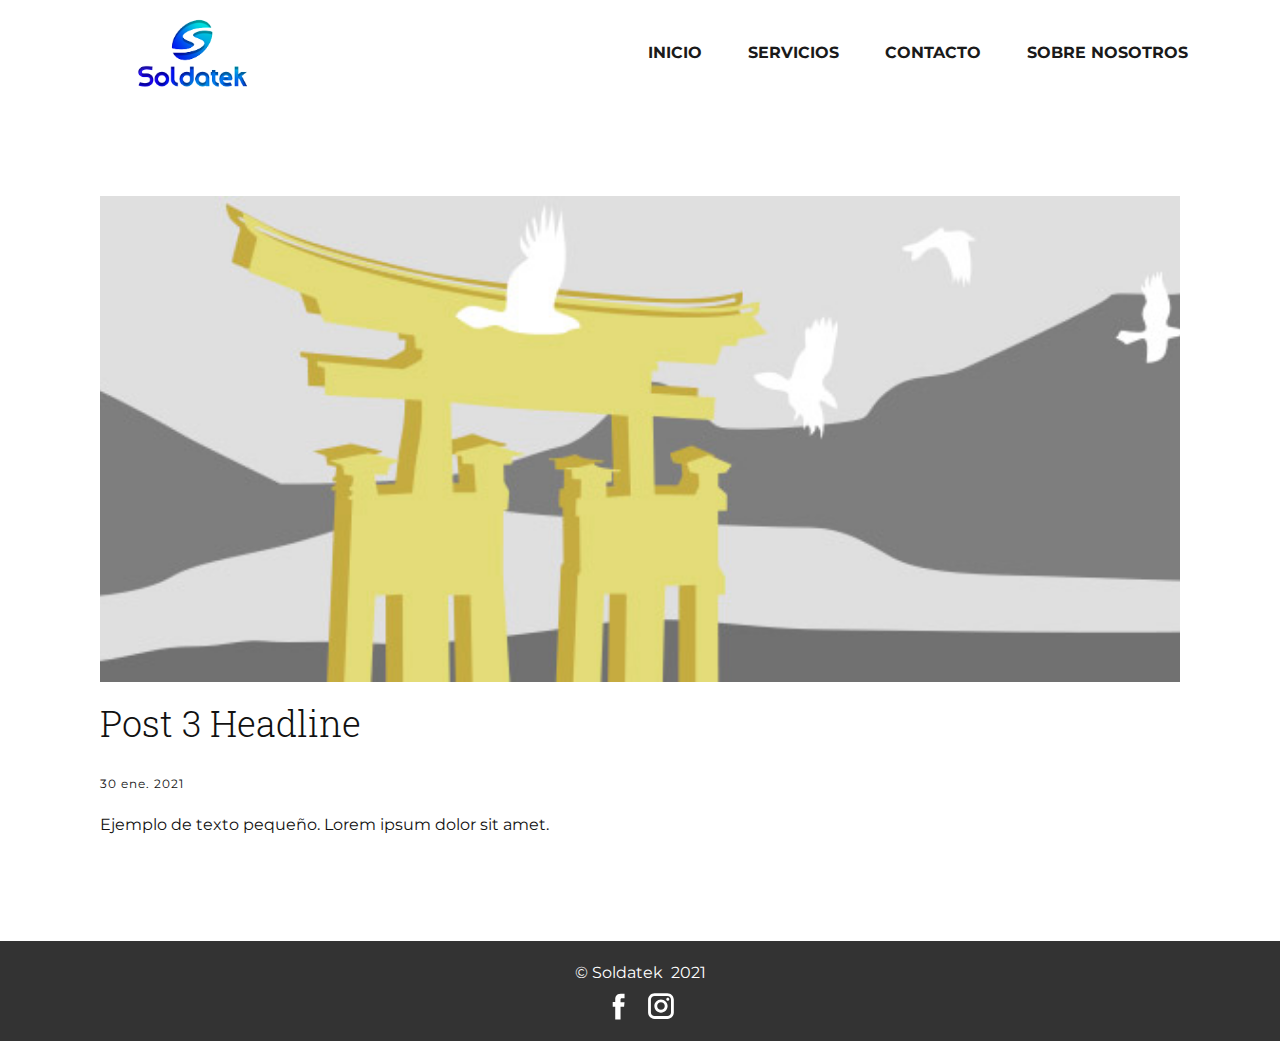
<file: blog/enviar-2.html>
<!doctype html>
<html style="font-size: 16px;" lang="es-ES"><head>
    <meta name="viewport" content="width=device-width, initial-scale=1.0">
    <meta charset="utf-8">
    <meta name="keywords" content="">
    <meta name="description" content="">
    <meta name="page_type" content="np-template-header-footer-from-plugin">
    <title>Post 3 Headline</title>
    <link rel="stylesheet" href="../nicepage.css" media="screen">
<link rel="stylesheet" href="../Post-Template.css" media="screen">
    <script class="u-script" type="text/javascript" src="../jquery.js" defer=""></script>
    <script class="u-script" type="text/javascript" src="../nicepage.js" defer=""></script>
    <meta name="generator" content="Nicepage 3.8.1, nicepage.com">
    <link id="u-theme-google-font" rel="stylesheet" href="https://fonts.googleapis.com/css?family=Roboto+Slab:100,300,400,700|Montserrat:100,100i,200,200i,300,300i,400,400i,500,500i,600,600i,700,700i,800,800i,900,900i">
    
    
    <script type="application/ld+json">{
		"@context": "http://schema.org",
		"@type": "Organization",
		"name": "SOLDATEK",
		"url": "index.html",
		"sameAs": [
				"https://facebook.com/Soldatek-Bages-121953153081529",
				"https://www.instagram.com/soldatek_bages/"
		]
}</script>
    <meta property="og:title" content="Post Template">
    <meta property="og:type" content="website">
    <meta name="theme-color" content="#a68053">
    <link rel="canonical" href="../index.html">
    <meta property="og:url" content="index.html">
  </head>
  <body class="u-body"><header class="u-clearfix u-header u-sticky u-white u-header" id="sec-d685"><div class="u-clearfix u-sheet u-valign-middle-xs u-sheet-1">
        <nav class="u-menu u-menu-dropdown u-offcanvas u-menu-1">
          <div class="menu-collapse" style="font-size: 1rem; letter-spacing: 0px; font-weight: 700; text-transform: uppercase;">
            <a class="u-button-style u-custom-active-border-color u-custom-active-color u-custom-border u-custom-border-color u-custom-borders u-custom-hover-border-color u-custom-hover-color u-custom-left-right-menu-spacing u-custom-padding-bottom u-custom-text-active-color u-custom-text-color u-custom-text-hover-color u-custom-top-bottom-menu-spacing u-nav-link u-text-active-palette-1-base u-text-hover-palette-2-base" href="#">
              <svg><use xmlns:xlink="http://www.w3.org/1999/xlink" xlink:href="#menu-hamburger"></use></svg>
              <svg version="1.1" xmlns="http://www.w3.org/2000/svg" xmlns:xlink="http://www.w3.org/1999/xlink"><defs><symbol id="menu-hamburger" viewBox="0 0 16 16" style="width: 16px; height: 16px;"><rect y="1" width="16" height="2"></rect><rect y="7" width="16" height="2"></rect><rect y="13" width="16" height="2"></rect>
</symbol>
</defs></svg>
            </a>
          </div>
          <div class="u-custom-menu u-nav-container">
            <ul class="u-nav u-spacing-2 u-unstyled u-nav-1"><li class="u-nav-item"><a class="u-border-2 u-border-active-grey-90 u-border-hover-grey-50 u-button-style u-nav-link u-text-active-grey-90 u-text-grey-90 u-text-hover-custom-color-1" href="../Inicio.html" style="padding: 10px 20px;">Inicio</a>
</li><li class="u-nav-item"><a class="u-border-2 u-border-active-grey-90 u-border-hover-grey-50 u-button-style u-nav-link u-text-active-grey-90 u-text-grey-90 u-text-hover-custom-color-1" href="../Servicios.html" style="padding: 10px 20px;">Servicios</a>
</li><li class="u-nav-item"><a class="u-border-2 u-border-active-grey-90 u-border-hover-grey-50 u-button-style u-nav-link u-text-active-grey-90 u-text-grey-90 u-text-hover-custom-color-1" href="../Contacto.html" style="padding: 10px 20px;">Contacto</a>
</li><li class="u-nav-item"><a class="u-border-2 u-border-active-grey-90 u-border-hover-grey-50 u-button-style u-nav-link u-text-active-grey-90 u-text-grey-90 u-text-hover-custom-color-1" href="../Sobre-Nosotros.html" style="padding: 10px 20px;">Sobre Nosotros</a>
</li></ul>
          </div>
          <div class="u-custom-menu u-nav-container-collapse">
            <div class="u-black u-container-style u-inner-container-layout u-opacity u-opacity-95 u-sidenav">
              <div class="u-sidenav-overflow">
                <div class="u-menu-close"></div>
                <ul class="u-align-center u-nav u-popupmenu-items u-unstyled u-nav-2"><li class="u-nav-item"><a class="u-button-style u-nav-link" href="../Inicio.html" style="padding: 10px 20px;">Inicio</a>
</li><li class="u-nav-item"><a class="u-button-style u-nav-link" href="../Servicios.html" style="padding: 10px 20px;">Servicios</a>
</li><li class="u-nav-item"><a class="u-button-style u-nav-link" href="../Contacto.html" style="padding: 10px 20px;">Contacto</a>
</li><li class="u-nav-item"><a class="u-button-style u-nav-link" href="../Sobre-Nosotros.html" style="padding: 10px 20px;">Sobre Nosotros</a>
</li></ul>
              </div>
            </div>
            <div class="u-black u-menu-overlay u-opacity u-opacity-70"></div>
          </div>
        </nav>
        <img class="u-image u-image-1" src="../images/logo360x225.png">
      </div></header>
    <section class="u-align-center u-clearfix u-section-1" id="sec-ba31">
      <div class="u-clearfix u-sheet u-valign-middle-md u-valign-middle-sm u-valign-middle-xs u-sheet-1"><!--post_details--><!--post_details_options_json--><!--{"source":""}--><!--/post_details_options_json--><!--blog_post-->
        <div class="u-container-style u-expanded-width u-post-details u-post-details-1">
          <div class="u-container-layout u-valign-middle u-container-layout-1"><!--blog_post_image-->
            <img alt="" class="u-blog-control u-expanded-width u-image u-image-default u-image-1" src="[data-uri]"><!--/blog_post_image--><!--blog_post_header-->
            <h2 class="u-blog-control u-text u-text-1">Post 3 Headline</h2><!--/blog_post_header--><!--blog_post_metadata-->
            <div class="u-blog-control u-metadata u-metadata-1"><!--blog_post_metadata_date-->
              <span class="u-meta-date u-meta-icon">30 ene. 2021</span><!--/blog_post_metadata_date--><!--blog_post_metadata_category-->
              <!--/blog_post_metadata_category--><!--blog_post_metadata_comments-->
              <!--/blog_post_metadata_comments-->
            </div><!--/blog_post_metadata--><!--blog_post_content-->
            <div class="u-align-justify u-blog-control u-post-content u-text u-text-2 fr-view">
  Ejemplo de texto pequeño. Lorem ipsum dolor sit amet.
  </div><!--/blog_post_content-->
          </div>
        </div><!--/blog_post--><!--/post_details-->
      </div>
    </section>
    
    
    <footer class="u-clearfix u-footer u-grey-80" id="sec-96a4"><div class="u-clearfix u-sheet u-sheet-1">
        <p class="u-align-center u-text u-text-1">© Soldatek&nbsp; 2021</p>
        <div class="u-align-left u-social-icons u-spacing-10 u-social-icons-1">
          <a class="u-social-url" target="_blank" href="https://facebook.com/Soldatek-Bages-121953153081529"><span class="u-icon u-icon-circle u-social-facebook u-social-icon u-icon-1"><svg class="u-svg-link" preserveAspectRatio="xMidYMin slice" viewBox="0 0 112 112" style=""><use xmlns:xlink="http://www.w3.org/1999/xlink" xlink:href="#svg-2fa9"></use></svg><svg xmlns="http://www.w3.org/2000/svg" xmlns:xlink="http://www.w3.org/1999/xlink" version="1.1" xml:space="preserve" class="u-svg-content" viewBox="0 0 112 112" x="0px" y="0px" id="svg-2fa9"><path d="M75.5,28.8H65.4c-1.5,0-4,0.9-4,4.3v9.4h13.9l-1.5,15.8H61.4v45.1H42.8V58.3h-8.8V42.4h8.8V32.2 c0-7.4,3.4-18.8,18.8-18.8h13.8v15.4H75.5z"></path></svg></span>
          </a>
          <a class="u-social-url" target="_blank" href="https://www.instagram.com/soldatek_bages/"><span class="u-icon u-icon-circle u-social-icon u-social-instagram u-icon-2"><svg class="u-svg-link" preserveAspectRatio="xMidYMin slice" viewBox="0 0 112 112" style=""><use xmlns:xlink="http://www.w3.org/1999/xlink" xlink:href="#svg-6e56"></use></svg><svg xmlns="http://www.w3.org/2000/svg" xmlns:xlink="http://www.w3.org/1999/xlink" version="1.1" xml:space="preserve" class="u-svg-content" viewBox="0 0 112 112" x="0px" y="0px" id="svg-6e56"><path d="M55.9,32.9c-12.8,0-23.2,10.4-23.2,23.2s10.4,23.2,23.2,23.2s23.2-10.4,23.2-23.2S68.7,32.9,55.9,32.9z M55.9,69.4c-7.4,0-13.3-6-13.3-13.3c-0.1-7.4,6-13.3,13.3-13.3s13.3,6,13.3,13.3C69.3,63.5,63.3,69.4,55.9,69.4z"></path><path d="M79.7,26.8c-3,0-5.4,2.5-5.4,5.4s2.5,5.4,5.4,5.4c3,0,5.4-2.5,5.4-5.4S82.7,26.8,79.7,26.8z"></path><path d="M78.2,11H33.5C21,11,10.8,21.3,10.8,33.7v44.7c0,12.6,10.2,22.8,22.7,22.8h44.7c12.6,0,22.7-10.2,22.7-22.7 V33.7C100.8,21.1,90.6,11,78.2,11z M91,78.4c0,7.1-5.8,12.8-12.8,12.8H33.5c-7.1,0-12.8-5.8-12.8-12.8V33.7 c0-7.1,5.8-12.8,12.8-12.8h44.7c7.1,0,12.8,5.8,12.8,12.8V78.4z"></path></svg></span>
          </a>
        </div>
      </div></footer>
  
</body></html>
</file>
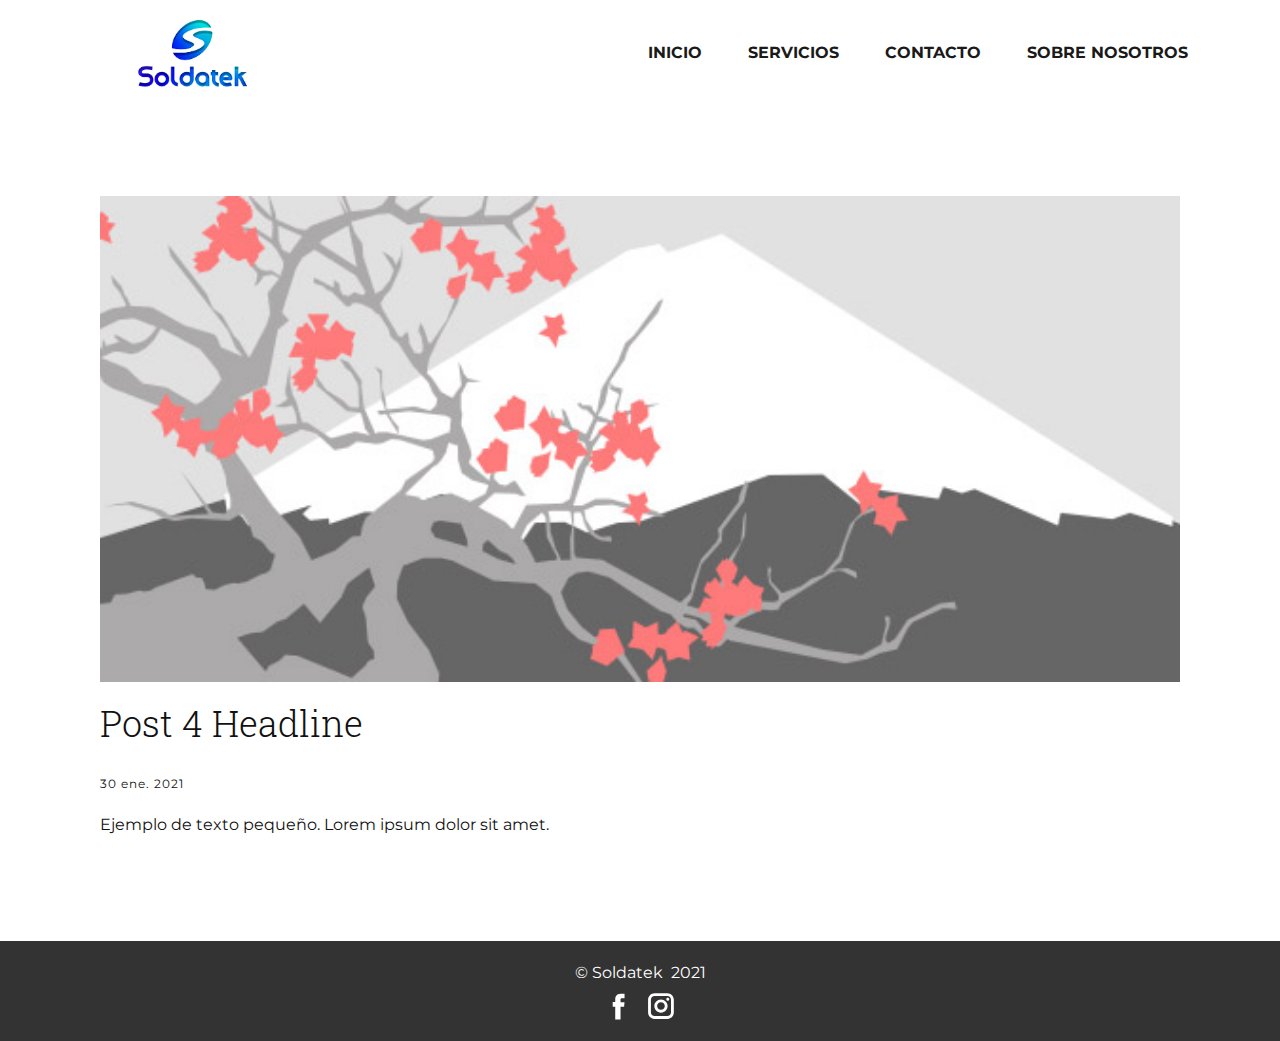
<file: blog/enviar-3.html>
<!doctype html>
<html style="font-size: 16px;" lang="es-ES"><head>
    <meta name="viewport" content="width=device-width, initial-scale=1.0">
    <meta charset="utf-8">
    <meta name="keywords" content="">
    <meta name="description" content="">
    <meta name="page_type" content="np-template-header-footer-from-plugin">
    <title>Post 4 Headline</title>
    <link rel="stylesheet" href="../nicepage.css" media="screen">
<link rel="stylesheet" href="../Post-Template.css" media="screen">
    <script class="u-script" type="text/javascript" src="../jquery.js" defer=""></script>
    <script class="u-script" type="text/javascript" src="../nicepage.js" defer=""></script>
    <meta name="generator" content="Nicepage 3.8.1, nicepage.com">
    <link id="u-theme-google-font" rel="stylesheet" href="https://fonts.googleapis.com/css?family=Roboto+Slab:100,300,400,700|Montserrat:100,100i,200,200i,300,300i,400,400i,500,500i,600,600i,700,700i,800,800i,900,900i">
    
    
    <script type="application/ld+json">{
		"@context": "http://schema.org",
		"@type": "Organization",
		"name": "SOLDATEK",
		"url": "index.html",
		"sameAs": [
				"https://facebook.com/Soldatek-Bages-121953153081529",
				"https://www.instagram.com/soldatek_bages/"
		]
}</script>
    <meta property="og:title" content="Post Template">
    <meta property="og:type" content="website">
    <meta name="theme-color" content="#a68053">
    <link rel="canonical" href="../index.html">
    <meta property="og:url" content="index.html">
  </head>
  <body class="u-body"><header class="u-clearfix u-header u-sticky u-white u-header" id="sec-d685"><div class="u-clearfix u-sheet u-valign-middle-xs u-sheet-1">
        <nav class="u-menu u-menu-dropdown u-offcanvas u-menu-1">
          <div class="menu-collapse" style="font-size: 1rem; letter-spacing: 0px; font-weight: 700; text-transform: uppercase;">
            <a class="u-button-style u-custom-active-border-color u-custom-active-color u-custom-border u-custom-border-color u-custom-borders u-custom-hover-border-color u-custom-hover-color u-custom-left-right-menu-spacing u-custom-padding-bottom u-custom-text-active-color u-custom-text-color u-custom-text-hover-color u-custom-top-bottom-menu-spacing u-nav-link u-text-active-palette-1-base u-text-hover-palette-2-base" href="#">
              <svg><use xmlns:xlink="http://www.w3.org/1999/xlink" xlink:href="#menu-hamburger"></use></svg>
              <svg version="1.1" xmlns="http://www.w3.org/2000/svg" xmlns:xlink="http://www.w3.org/1999/xlink"><defs><symbol id="menu-hamburger" viewBox="0 0 16 16" style="width: 16px; height: 16px;"><rect y="1" width="16" height="2"></rect><rect y="7" width="16" height="2"></rect><rect y="13" width="16" height="2"></rect>
</symbol>
</defs></svg>
            </a>
          </div>
          <div class="u-custom-menu u-nav-container">
            <ul class="u-nav u-spacing-2 u-unstyled u-nav-1"><li class="u-nav-item"><a class="u-border-2 u-border-active-grey-90 u-border-hover-grey-50 u-button-style u-nav-link u-text-active-grey-90 u-text-grey-90 u-text-hover-custom-color-1" href="../Inicio.html" style="padding: 10px 20px;">Inicio</a>
</li><li class="u-nav-item"><a class="u-border-2 u-border-active-grey-90 u-border-hover-grey-50 u-button-style u-nav-link u-text-active-grey-90 u-text-grey-90 u-text-hover-custom-color-1" href="../Servicios.html" style="padding: 10px 20px;">Servicios</a>
</li><li class="u-nav-item"><a class="u-border-2 u-border-active-grey-90 u-border-hover-grey-50 u-button-style u-nav-link u-text-active-grey-90 u-text-grey-90 u-text-hover-custom-color-1" href="../Contacto.html" style="padding: 10px 20px;">Contacto</a>
</li><li class="u-nav-item"><a class="u-border-2 u-border-active-grey-90 u-border-hover-grey-50 u-button-style u-nav-link u-text-active-grey-90 u-text-grey-90 u-text-hover-custom-color-1" href="../Sobre-Nosotros.html" style="padding: 10px 20px;">Sobre Nosotros</a>
</li></ul>
          </div>
          <div class="u-custom-menu u-nav-container-collapse">
            <div class="u-black u-container-style u-inner-container-layout u-opacity u-opacity-95 u-sidenav">
              <div class="u-sidenav-overflow">
                <div class="u-menu-close"></div>
                <ul class="u-align-center u-nav u-popupmenu-items u-unstyled u-nav-2"><li class="u-nav-item"><a class="u-button-style u-nav-link" href="../Inicio.html" style="padding: 10px 20px;">Inicio</a>
</li><li class="u-nav-item"><a class="u-button-style u-nav-link" href="../Servicios.html" style="padding: 10px 20px;">Servicios</a>
</li><li class="u-nav-item"><a class="u-button-style u-nav-link" href="../Contacto.html" style="padding: 10px 20px;">Contacto</a>
</li><li class="u-nav-item"><a class="u-button-style u-nav-link" href="../Sobre-Nosotros.html" style="padding: 10px 20px;">Sobre Nosotros</a>
</li></ul>
              </div>
            </div>
            <div class="u-black u-menu-overlay u-opacity u-opacity-70"></div>
          </div>
        </nav>
        <img class="u-image u-image-1" src="../images/logo360x225.png">
      </div></header>
    <section class="u-align-center u-clearfix u-section-1" id="sec-ba31">
      <div class="u-clearfix u-sheet u-valign-middle-md u-valign-middle-sm u-valign-middle-xs u-sheet-1"><!--post_details--><!--post_details_options_json--><!--{"source":""}--><!--/post_details_options_json--><!--blog_post-->
        <div class="u-container-style u-expanded-width u-post-details u-post-details-1">
          <div class="u-container-layout u-valign-middle u-container-layout-1"><!--blog_post_image-->
            <img alt="" class="u-blog-control u-expanded-width u-image u-image-default u-image-1" src="[data-uri]"><!--/blog_post_image--><!--blog_post_header-->
            <h2 class="u-blog-control u-text u-text-1">Post 4 Headline</h2><!--/blog_post_header--><!--blog_post_metadata-->
            <div class="u-blog-control u-metadata u-metadata-1"><!--blog_post_metadata_date-->
              <span class="u-meta-date u-meta-icon">30 ene. 2021</span><!--/blog_post_metadata_date--><!--blog_post_metadata_category-->
              <!--/blog_post_metadata_category--><!--blog_post_metadata_comments-->
              <!--/blog_post_metadata_comments-->
            </div><!--/blog_post_metadata--><!--blog_post_content-->
            <div class="u-align-justify u-blog-control u-post-content u-text u-text-2 fr-view">
  Ejemplo de texto pequeño. Lorem ipsum dolor sit amet.
  </div><!--/blog_post_content-->
          </div>
        </div><!--/blog_post--><!--/post_details-->
      </div>
    </section>
    
    
    <footer class="u-clearfix u-footer u-grey-80" id="sec-96a4"><div class="u-clearfix u-sheet u-sheet-1">
        <p class="u-align-center u-text u-text-1">© Soldatek&nbsp; 2021</p>
        <div class="u-align-left u-social-icons u-spacing-10 u-social-icons-1">
          <a class="u-social-url" target="_blank" href="https://facebook.com/Soldatek-Bages-121953153081529"><span class="u-icon u-icon-circle u-social-facebook u-social-icon u-icon-1"><svg class="u-svg-link" preserveAspectRatio="xMidYMin slice" viewBox="0 0 112 112" style=""><use xmlns:xlink="http://www.w3.org/1999/xlink" xlink:href="#svg-2fa9"></use></svg><svg xmlns="http://www.w3.org/2000/svg" xmlns:xlink="http://www.w3.org/1999/xlink" version="1.1" xml:space="preserve" class="u-svg-content" viewBox="0 0 112 112" x="0px" y="0px" id="svg-2fa9"><path d="M75.5,28.8H65.4c-1.5,0-4,0.9-4,4.3v9.4h13.9l-1.5,15.8H61.4v45.1H42.8V58.3h-8.8V42.4h8.8V32.2 c0-7.4,3.4-18.8,18.8-18.8h13.8v15.4H75.5z"></path></svg></span>
          </a>
          <a class="u-social-url" target="_blank" href="https://www.instagram.com/soldatek_bages/"><span class="u-icon u-icon-circle u-social-icon u-social-instagram u-icon-2"><svg class="u-svg-link" preserveAspectRatio="xMidYMin slice" viewBox="0 0 112 112" style=""><use xmlns:xlink="http://www.w3.org/1999/xlink" xlink:href="#svg-6e56"></use></svg><svg xmlns="http://www.w3.org/2000/svg" xmlns:xlink="http://www.w3.org/1999/xlink" version="1.1" xml:space="preserve" class="u-svg-content" viewBox="0 0 112 112" x="0px" y="0px" id="svg-6e56"><path d="M55.9,32.9c-12.8,0-23.2,10.4-23.2,23.2s10.4,23.2,23.2,23.2s23.2-10.4,23.2-23.2S68.7,32.9,55.9,32.9z M55.9,69.4c-7.4,0-13.3-6-13.3-13.3c-0.1-7.4,6-13.3,13.3-13.3s13.3,6,13.3,13.3C69.3,63.5,63.3,69.4,55.9,69.4z"></path><path d="M79.7,26.8c-3,0-5.4,2.5-5.4,5.4s2.5,5.4,5.4,5.4c3,0,5.4-2.5,5.4-5.4S82.7,26.8,79.7,26.8z"></path><path d="M78.2,11H33.5C21,11,10.8,21.3,10.8,33.7v44.7c0,12.6,10.2,22.8,22.7,22.8h44.7c12.6,0,22.7-10.2,22.7-22.7 V33.7C100.8,21.1,90.6,11,78.2,11z M91,78.4c0,7.1-5.8,12.8-12.8,12.8H33.5c-7.1,0-12.8-5.8-12.8-12.8V33.7 c0-7.1,5.8-12.8,12.8-12.8h44.7c7.1,0,12.8,5.8,12.8,12.8V78.4z"></path></svg></span>
          </a>
        </div>
      </div></footer>
  
</body></html>
</file>
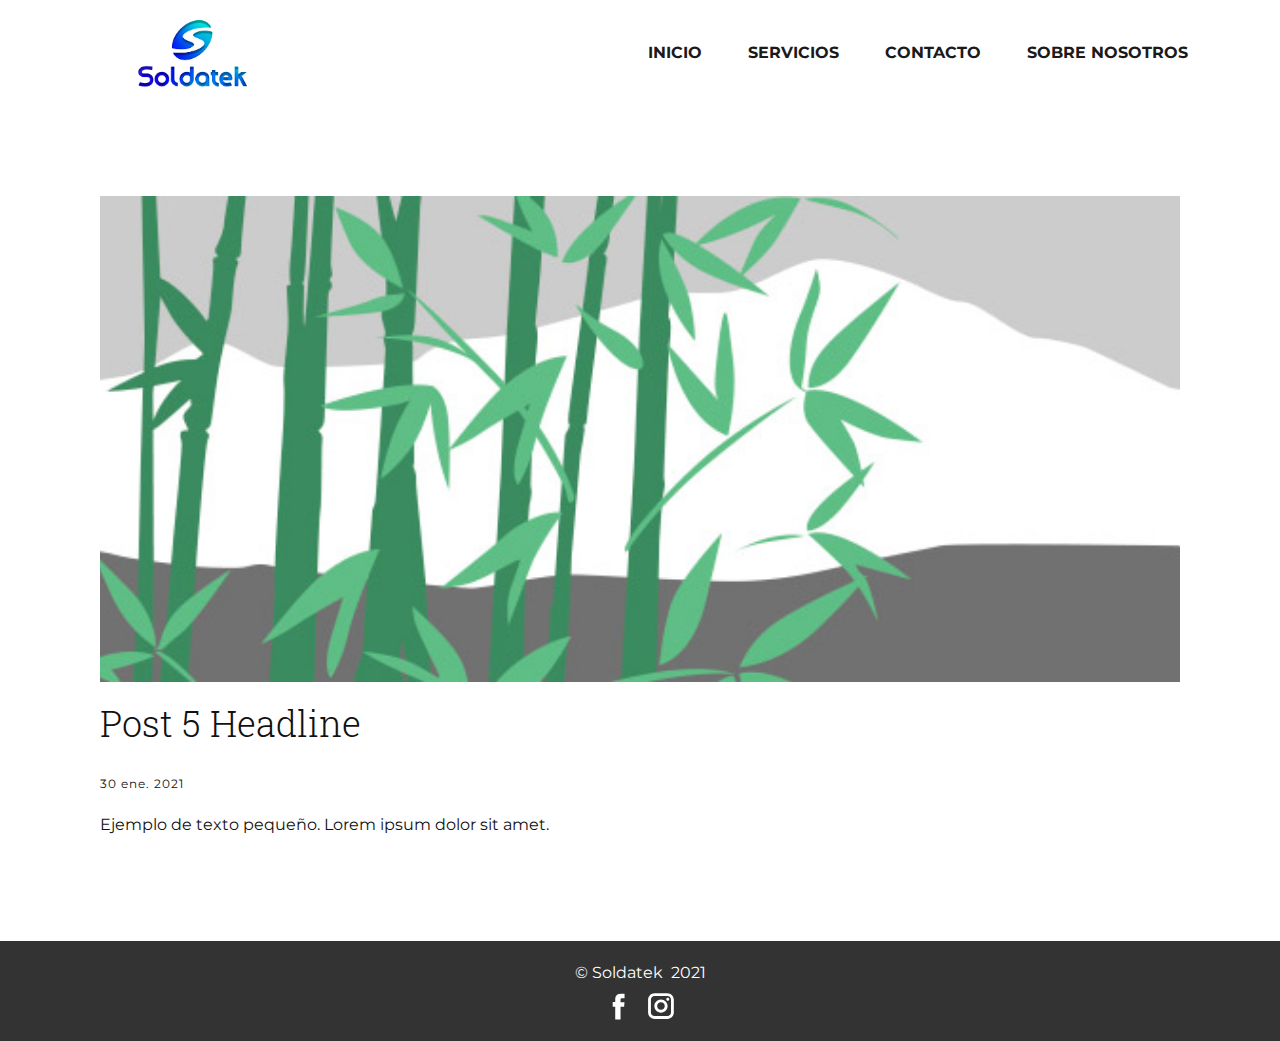
<file: blog/enviar-4.html>
<!doctype html>
<html style="font-size: 16px;" lang="es-ES"><head>
    <meta name="viewport" content="width=device-width, initial-scale=1.0">
    <meta charset="utf-8">
    <meta name="keywords" content="">
    <meta name="description" content="">
    <meta name="page_type" content="np-template-header-footer-from-plugin">
    <title>Post 5 Headline</title>
    <link rel="stylesheet" href="../nicepage.css" media="screen">
<link rel="stylesheet" href="../Post-Template.css" media="screen">
    <script class="u-script" type="text/javascript" src="../jquery.js" defer=""></script>
    <script class="u-script" type="text/javascript" src="../nicepage.js" defer=""></script>
    <meta name="generator" content="Nicepage 3.8.1, nicepage.com">
    <link id="u-theme-google-font" rel="stylesheet" href="https://fonts.googleapis.com/css?family=Roboto+Slab:100,300,400,700|Montserrat:100,100i,200,200i,300,300i,400,400i,500,500i,600,600i,700,700i,800,800i,900,900i">
    
    
    <script type="application/ld+json">{
		"@context": "http://schema.org",
		"@type": "Organization",
		"name": "SOLDATEK",
		"url": "index.html",
		"sameAs": [
				"https://facebook.com/Soldatek-Bages-121953153081529",
				"https://www.instagram.com/soldatek_bages/"
		]
}</script>
    <meta property="og:title" content="Post Template">
    <meta property="og:type" content="website">
    <meta name="theme-color" content="#a68053">
    <link rel="canonical" href="../index.html">
    <meta property="og:url" content="index.html">
  </head>
  <body class="u-body"><header class="u-clearfix u-header u-sticky u-white u-header" id="sec-d685"><div class="u-clearfix u-sheet u-valign-middle-xs u-sheet-1">
        <nav class="u-menu u-menu-dropdown u-offcanvas u-menu-1">
          <div class="menu-collapse" style="font-size: 1rem; letter-spacing: 0px; font-weight: 700; text-transform: uppercase;">
            <a class="u-button-style u-custom-active-border-color u-custom-active-color u-custom-border u-custom-border-color u-custom-borders u-custom-hover-border-color u-custom-hover-color u-custom-left-right-menu-spacing u-custom-padding-bottom u-custom-text-active-color u-custom-text-color u-custom-text-hover-color u-custom-top-bottom-menu-spacing u-nav-link u-text-active-palette-1-base u-text-hover-palette-2-base" href="#">
              <svg><use xmlns:xlink="http://www.w3.org/1999/xlink" xlink:href="#menu-hamburger"></use></svg>
              <svg version="1.1" xmlns="http://www.w3.org/2000/svg" xmlns:xlink="http://www.w3.org/1999/xlink"><defs><symbol id="menu-hamburger" viewBox="0 0 16 16" style="width: 16px; height: 16px;"><rect y="1" width="16" height="2"></rect><rect y="7" width="16" height="2"></rect><rect y="13" width="16" height="2"></rect>
</symbol>
</defs></svg>
            </a>
          </div>
          <div class="u-custom-menu u-nav-container">
            <ul class="u-nav u-spacing-2 u-unstyled u-nav-1"><li class="u-nav-item"><a class="u-border-2 u-border-active-grey-90 u-border-hover-grey-50 u-button-style u-nav-link u-text-active-grey-90 u-text-grey-90 u-text-hover-custom-color-1" href="../Inicio.html" style="padding: 10px 20px;">Inicio</a>
</li><li class="u-nav-item"><a class="u-border-2 u-border-active-grey-90 u-border-hover-grey-50 u-button-style u-nav-link u-text-active-grey-90 u-text-grey-90 u-text-hover-custom-color-1" href="../Servicios.html" style="padding: 10px 20px;">Servicios</a>
</li><li class="u-nav-item"><a class="u-border-2 u-border-active-grey-90 u-border-hover-grey-50 u-button-style u-nav-link u-text-active-grey-90 u-text-grey-90 u-text-hover-custom-color-1" href="../Contacto.html" style="padding: 10px 20px;">Contacto</a>
</li><li class="u-nav-item"><a class="u-border-2 u-border-active-grey-90 u-border-hover-grey-50 u-button-style u-nav-link u-text-active-grey-90 u-text-grey-90 u-text-hover-custom-color-1" href="../Sobre-Nosotros.html" style="padding: 10px 20px;">Sobre Nosotros</a>
</li></ul>
          </div>
          <div class="u-custom-menu u-nav-container-collapse">
            <div class="u-black u-container-style u-inner-container-layout u-opacity u-opacity-95 u-sidenav">
              <div class="u-sidenav-overflow">
                <div class="u-menu-close"></div>
                <ul class="u-align-center u-nav u-popupmenu-items u-unstyled u-nav-2"><li class="u-nav-item"><a class="u-button-style u-nav-link" href="../Inicio.html" style="padding: 10px 20px;">Inicio</a>
</li><li class="u-nav-item"><a class="u-button-style u-nav-link" href="../Servicios.html" style="padding: 10px 20px;">Servicios</a>
</li><li class="u-nav-item"><a class="u-button-style u-nav-link" href="../Contacto.html" style="padding: 10px 20px;">Contacto</a>
</li><li class="u-nav-item"><a class="u-button-style u-nav-link" href="../Sobre-Nosotros.html" style="padding: 10px 20px;">Sobre Nosotros</a>
</li></ul>
              </div>
            </div>
            <div class="u-black u-menu-overlay u-opacity u-opacity-70"></div>
          </div>
        </nav>
        <img class="u-image u-image-1" src="../images/logo360x225.png">
      </div></header>
    <section class="u-align-center u-clearfix u-section-1" id="sec-ba31">
      <div class="u-clearfix u-sheet u-valign-middle-md u-valign-middle-sm u-valign-middle-xs u-sheet-1"><!--post_details--><!--post_details_options_json--><!--{"source":""}--><!--/post_details_options_json--><!--blog_post-->
        <div class="u-container-style u-expanded-width u-post-details u-post-details-1">
          <div class="u-container-layout u-valign-middle u-container-layout-1"><!--blog_post_image-->
            <img alt="" class="u-blog-control u-expanded-width u-image u-image-default u-image-1" src="[data-uri]"><!--/blog_post_image--><!--blog_post_header-->
            <h2 class="u-blog-control u-text u-text-1">Post 5 Headline</h2><!--/blog_post_header--><!--blog_post_metadata-->
            <div class="u-blog-control u-metadata u-metadata-1"><!--blog_post_metadata_date-->
              <span class="u-meta-date u-meta-icon">30 ene. 2021</span><!--/blog_post_metadata_date--><!--blog_post_metadata_category-->
              <!--/blog_post_metadata_category--><!--blog_post_metadata_comments-->
              <!--/blog_post_metadata_comments-->
            </div><!--/blog_post_metadata--><!--blog_post_content-->
            <div class="u-align-justify u-blog-control u-post-content u-text u-text-2 fr-view">
  Ejemplo de texto pequeño. Lorem ipsum dolor sit amet.
  </div><!--/blog_post_content-->
          </div>
        </div><!--/blog_post--><!--/post_details-->
      </div>
    </section>
    
    
    <footer class="u-clearfix u-footer u-grey-80" id="sec-96a4"><div class="u-clearfix u-sheet u-sheet-1">
        <p class="u-align-center u-text u-text-1">© Soldatek&nbsp; 2021</p>
        <div class="u-align-left u-social-icons u-spacing-10 u-social-icons-1">
          <a class="u-social-url" target="_blank" href="https://facebook.com/Soldatek-Bages-121953153081529"><span class="u-icon u-icon-circle u-social-facebook u-social-icon u-icon-1"><svg class="u-svg-link" preserveAspectRatio="xMidYMin slice" viewBox="0 0 112 112" style=""><use xmlns:xlink="http://www.w3.org/1999/xlink" xlink:href="#svg-2fa9"></use></svg><svg xmlns="http://www.w3.org/2000/svg" xmlns:xlink="http://www.w3.org/1999/xlink" version="1.1" xml:space="preserve" class="u-svg-content" viewBox="0 0 112 112" x="0px" y="0px" id="svg-2fa9"><path d="M75.5,28.8H65.4c-1.5,0-4,0.9-4,4.3v9.4h13.9l-1.5,15.8H61.4v45.1H42.8V58.3h-8.8V42.4h8.8V32.2 c0-7.4,3.4-18.8,18.8-18.8h13.8v15.4H75.5z"></path></svg></span>
          </a>
          <a class="u-social-url" target="_blank" href="https://www.instagram.com/soldatek_bages/"><span class="u-icon u-icon-circle u-social-icon u-social-instagram u-icon-2"><svg class="u-svg-link" preserveAspectRatio="xMidYMin slice" viewBox="0 0 112 112" style=""><use xmlns:xlink="http://www.w3.org/1999/xlink" xlink:href="#svg-6e56"></use></svg><svg xmlns="http://www.w3.org/2000/svg" xmlns:xlink="http://www.w3.org/1999/xlink" version="1.1" xml:space="preserve" class="u-svg-content" viewBox="0 0 112 112" x="0px" y="0px" id="svg-6e56"><path d="M55.9,32.9c-12.8,0-23.2,10.4-23.2,23.2s10.4,23.2,23.2,23.2s23.2-10.4,23.2-23.2S68.7,32.9,55.9,32.9z M55.9,69.4c-7.4,0-13.3-6-13.3-13.3c-0.1-7.4,6-13.3,13.3-13.3s13.3,6,13.3,13.3C69.3,63.5,63.3,69.4,55.9,69.4z"></path><path d="M79.7,26.8c-3,0-5.4,2.5-5.4,5.4s2.5,5.4,5.4,5.4c3,0,5.4-2.5,5.4-5.4S82.7,26.8,79.7,26.8z"></path><path d="M78.2,11H33.5C21,11,10.8,21.3,10.8,33.7v44.7c0,12.6,10.2,22.8,22.7,22.8h44.7c12.6,0,22.7-10.2,22.7-22.7 V33.7C100.8,21.1,90.6,11,78.2,11z M91,78.4c0,7.1-5.8,12.8-12.8,12.8H33.5c-7.1,0-12.8-5.8-12.8-12.8V33.7 c0-7.1,5.8-12.8,12.8-12.8h44.7c7.1,0,12.8,5.8,12.8,12.8V78.4z"></path></svg></span>
          </a>
        </div>
      </div></footer>
  
</body></html>
</file>
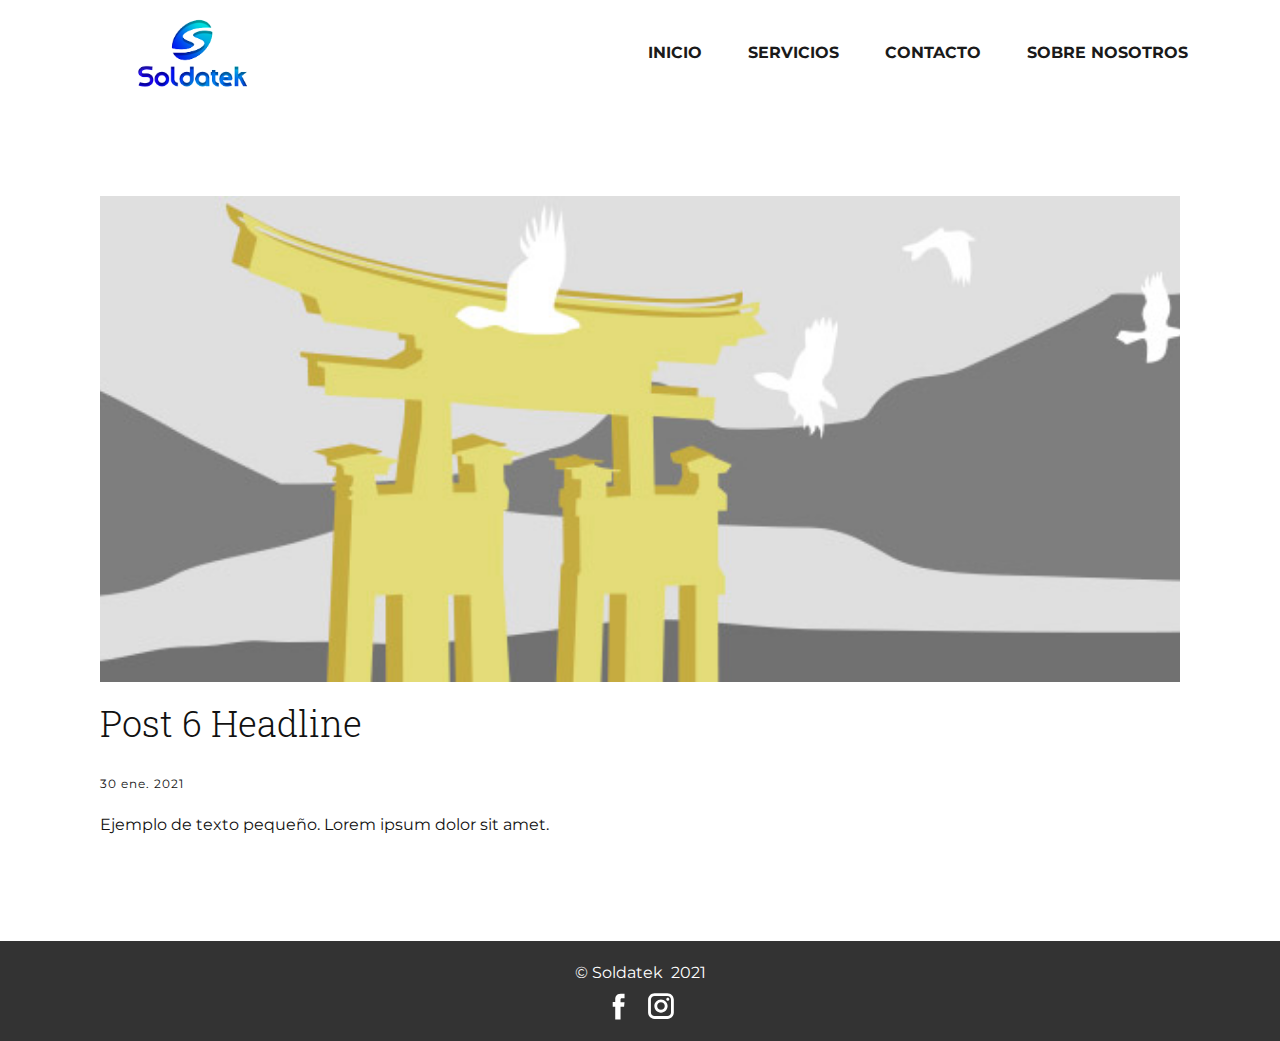
<file: blog/enviar-5.html>
<!doctype html>
<html style="font-size: 16px;" lang="es-ES"><head>
    <meta name="viewport" content="width=device-width, initial-scale=1.0">
    <meta charset="utf-8">
    <meta name="keywords" content="">
    <meta name="description" content="">
    <meta name="page_type" content="np-template-header-footer-from-plugin">
    <title>Post 6 Headline</title>
    <link rel="stylesheet" href="../nicepage.css" media="screen">
<link rel="stylesheet" href="../Post-Template.css" media="screen">
    <script class="u-script" type="text/javascript" src="../jquery.js" defer=""></script>
    <script class="u-script" type="text/javascript" src="../nicepage.js" defer=""></script>
    <meta name="generator" content="Nicepage 3.8.1, nicepage.com">
    <link id="u-theme-google-font" rel="stylesheet" href="https://fonts.googleapis.com/css?family=Roboto+Slab:100,300,400,700|Montserrat:100,100i,200,200i,300,300i,400,400i,500,500i,600,600i,700,700i,800,800i,900,900i">
    
    
    <script type="application/ld+json">{
		"@context": "http://schema.org",
		"@type": "Organization",
		"name": "SOLDATEK",
		"url": "index.html",
		"sameAs": [
				"https://facebook.com/Soldatek-Bages-121953153081529",
				"https://www.instagram.com/soldatek_bages/"
		]
}</script>
    <meta property="og:title" content="Post Template">
    <meta property="og:type" content="website">
    <meta name="theme-color" content="#a68053">
    <link rel="canonical" href="../index.html">
    <meta property="og:url" content="index.html">
  </head>
  <body class="u-body"><header class="u-clearfix u-header u-sticky u-white u-header" id="sec-d685"><div class="u-clearfix u-sheet u-valign-middle-xs u-sheet-1">
        <nav class="u-menu u-menu-dropdown u-offcanvas u-menu-1">
          <div class="menu-collapse" style="font-size: 1rem; letter-spacing: 0px; font-weight: 700; text-transform: uppercase;">
            <a class="u-button-style u-custom-active-border-color u-custom-active-color u-custom-border u-custom-border-color u-custom-borders u-custom-hover-border-color u-custom-hover-color u-custom-left-right-menu-spacing u-custom-padding-bottom u-custom-text-active-color u-custom-text-color u-custom-text-hover-color u-custom-top-bottom-menu-spacing u-nav-link u-text-active-palette-1-base u-text-hover-palette-2-base" href="#">
              <svg><use xmlns:xlink="http://www.w3.org/1999/xlink" xlink:href="#menu-hamburger"></use></svg>
              <svg version="1.1" xmlns="http://www.w3.org/2000/svg" xmlns:xlink="http://www.w3.org/1999/xlink"><defs><symbol id="menu-hamburger" viewBox="0 0 16 16" style="width: 16px; height: 16px;"><rect y="1" width="16" height="2"></rect><rect y="7" width="16" height="2"></rect><rect y="13" width="16" height="2"></rect>
</symbol>
</defs></svg>
            </a>
          </div>
          <div class="u-custom-menu u-nav-container">
            <ul class="u-nav u-spacing-2 u-unstyled u-nav-1"><li class="u-nav-item"><a class="u-border-2 u-border-active-grey-90 u-border-hover-grey-50 u-button-style u-nav-link u-text-active-grey-90 u-text-grey-90 u-text-hover-custom-color-1" href="../Inicio.html" style="padding: 10px 20px;">Inicio</a>
</li><li class="u-nav-item"><a class="u-border-2 u-border-active-grey-90 u-border-hover-grey-50 u-button-style u-nav-link u-text-active-grey-90 u-text-grey-90 u-text-hover-custom-color-1" href="../Servicios.html" style="padding: 10px 20px;">Servicios</a>
</li><li class="u-nav-item"><a class="u-border-2 u-border-active-grey-90 u-border-hover-grey-50 u-button-style u-nav-link u-text-active-grey-90 u-text-grey-90 u-text-hover-custom-color-1" href="../Contacto.html" style="padding: 10px 20px;">Contacto</a>
</li><li class="u-nav-item"><a class="u-border-2 u-border-active-grey-90 u-border-hover-grey-50 u-button-style u-nav-link u-text-active-grey-90 u-text-grey-90 u-text-hover-custom-color-1" href="../Sobre-Nosotros.html" style="padding: 10px 20px;">Sobre Nosotros</a>
</li></ul>
          </div>
          <div class="u-custom-menu u-nav-container-collapse">
            <div class="u-black u-container-style u-inner-container-layout u-opacity u-opacity-95 u-sidenav">
              <div class="u-sidenav-overflow">
                <div class="u-menu-close"></div>
                <ul class="u-align-center u-nav u-popupmenu-items u-unstyled u-nav-2"><li class="u-nav-item"><a class="u-button-style u-nav-link" href="../Inicio.html" style="padding: 10px 20px;">Inicio</a>
</li><li class="u-nav-item"><a class="u-button-style u-nav-link" href="../Servicios.html" style="padding: 10px 20px;">Servicios</a>
</li><li class="u-nav-item"><a class="u-button-style u-nav-link" href="../Contacto.html" style="padding: 10px 20px;">Contacto</a>
</li><li class="u-nav-item"><a class="u-button-style u-nav-link" href="../Sobre-Nosotros.html" style="padding: 10px 20px;">Sobre Nosotros</a>
</li></ul>
              </div>
            </div>
            <div class="u-black u-menu-overlay u-opacity u-opacity-70"></div>
          </div>
        </nav>
        <img class="u-image u-image-1" src="../images/logo360x225.png">
      </div></header>
    <section class="u-align-center u-clearfix u-section-1" id="sec-ba31">
      <div class="u-clearfix u-sheet u-valign-middle-md u-valign-middle-sm u-valign-middle-xs u-sheet-1"><!--post_details--><!--post_details_options_json--><!--{"source":""}--><!--/post_details_options_json--><!--blog_post-->
        <div class="u-container-style u-expanded-width u-post-details u-post-details-1">
          <div class="u-container-layout u-valign-middle u-container-layout-1"><!--blog_post_image-->
            <img alt="" class="u-blog-control u-expanded-width u-image u-image-default u-image-1" src="[data-uri]"><!--/blog_post_image--><!--blog_post_header-->
            <h2 class="u-blog-control u-text u-text-1">Post 6 Headline</h2><!--/blog_post_header--><!--blog_post_metadata-->
            <div class="u-blog-control u-metadata u-metadata-1"><!--blog_post_metadata_date-->
              <span class="u-meta-date u-meta-icon">30 ene. 2021</span><!--/blog_post_metadata_date--><!--blog_post_metadata_category-->
              <!--/blog_post_metadata_category--><!--blog_post_metadata_comments-->
              <!--/blog_post_metadata_comments-->
            </div><!--/blog_post_metadata--><!--blog_post_content-->
            <div class="u-align-justify u-blog-control u-post-content u-text u-text-2 fr-view">
  Ejemplo de texto pequeño. Lorem ipsum dolor sit amet.
  </div><!--/blog_post_content-->
          </div>
        </div><!--/blog_post--><!--/post_details-->
      </div>
    </section>
    
    
    <footer class="u-clearfix u-footer u-grey-80" id="sec-96a4"><div class="u-clearfix u-sheet u-sheet-1">
        <p class="u-align-center u-text u-text-1">© Soldatek&nbsp; 2021</p>
        <div class="u-align-left u-social-icons u-spacing-10 u-social-icons-1">
          <a class="u-social-url" target="_blank" href="https://facebook.com/Soldatek-Bages-121953153081529"><span class="u-icon u-icon-circle u-social-facebook u-social-icon u-icon-1"><svg class="u-svg-link" preserveAspectRatio="xMidYMin slice" viewBox="0 0 112 112" style=""><use xmlns:xlink="http://www.w3.org/1999/xlink" xlink:href="#svg-2fa9"></use></svg><svg xmlns="http://www.w3.org/2000/svg" xmlns:xlink="http://www.w3.org/1999/xlink" version="1.1" xml:space="preserve" class="u-svg-content" viewBox="0 0 112 112" x="0px" y="0px" id="svg-2fa9"><path d="M75.5,28.8H65.4c-1.5,0-4,0.9-4,4.3v9.4h13.9l-1.5,15.8H61.4v45.1H42.8V58.3h-8.8V42.4h8.8V32.2 c0-7.4,3.4-18.8,18.8-18.8h13.8v15.4H75.5z"></path></svg></span>
          </a>
          <a class="u-social-url" target="_blank" href="https://www.instagram.com/soldatek_bages/"><span class="u-icon u-icon-circle u-social-icon u-social-instagram u-icon-2"><svg class="u-svg-link" preserveAspectRatio="xMidYMin slice" viewBox="0 0 112 112" style=""><use xmlns:xlink="http://www.w3.org/1999/xlink" xlink:href="#svg-6e56"></use></svg><svg xmlns="http://www.w3.org/2000/svg" xmlns:xlink="http://www.w3.org/1999/xlink" version="1.1" xml:space="preserve" class="u-svg-content" viewBox="0 0 112 112" x="0px" y="0px" id="svg-6e56"><path d="M55.9,32.9c-12.8,0-23.2,10.4-23.2,23.2s10.4,23.2,23.2,23.2s23.2-10.4,23.2-23.2S68.7,32.9,55.9,32.9z M55.9,69.4c-7.4,0-13.3-6-13.3-13.3c-0.1-7.4,6-13.3,13.3-13.3s13.3,6,13.3,13.3C69.3,63.5,63.3,69.4,55.9,69.4z"></path><path d="M79.7,26.8c-3,0-5.4,2.5-5.4,5.4s2.5,5.4,5.4,5.4c3,0,5.4-2.5,5.4-5.4S82.7,26.8,79.7,26.8z"></path><path d="M78.2,11H33.5C21,11,10.8,21.3,10.8,33.7v44.7c0,12.6,10.2,22.8,22.7,22.8h44.7c12.6,0,22.7-10.2,22.7-22.7 V33.7C100.8,21.1,90.6,11,78.2,11z M91,78.4c0,7.1-5.8,12.8-12.8,12.8H33.5c-7.1,0-12.8-5.8-12.8-12.8V33.7 c0-7.1,5.8-12.8,12.8-12.8h44.7c7.1,0,12.8,5.8,12.8,12.8V78.4z"></path></svg></span>
          </a>
        </div>
      </div></footer>
  
</body></html>
</file>
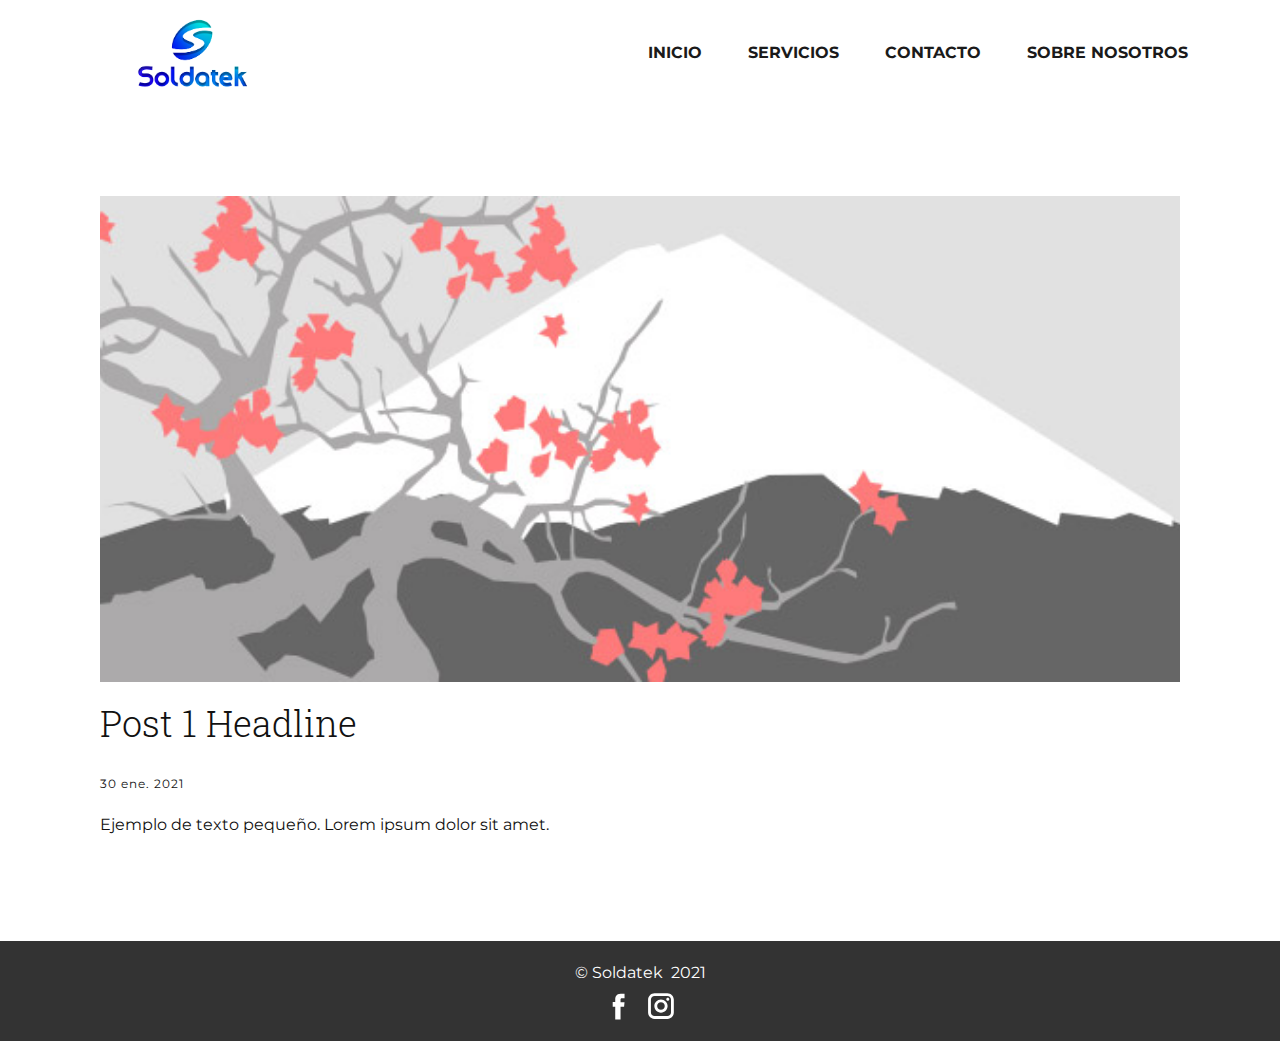
<file: blog/enviar.html>
<!doctype html>
<html style="font-size: 16px;" lang="es-ES"><head>
    <meta name="viewport" content="width=device-width, initial-scale=1.0">
    <meta charset="utf-8">
    <meta name="keywords" content="">
    <meta name="description" content="">
    <meta name="page_type" content="np-template-header-footer-from-plugin">
    <title>Post 1 Headline</title>
    <link rel="stylesheet" href="../nicepage.css" media="screen">
<link rel="stylesheet" href="../Post-Template.css" media="screen">
    <script class="u-script" type="text/javascript" src="../jquery.js" defer=""></script>
    <script class="u-script" type="text/javascript" src="../nicepage.js" defer=""></script>
    <meta name="generator" content="Nicepage 3.8.1, nicepage.com">
    <link id="u-theme-google-font" rel="stylesheet" href="https://fonts.googleapis.com/css?family=Roboto+Slab:100,300,400,700|Montserrat:100,100i,200,200i,300,300i,400,400i,500,500i,600,600i,700,700i,800,800i,900,900i">
    
    
    <script type="application/ld+json">{
		"@context": "http://schema.org",
		"@type": "Organization",
		"name": "SOLDATEK",
		"url": "index.html",
		"sameAs": [
				"https://facebook.com/Soldatek-Bages-121953153081529",
				"https://www.instagram.com/soldatek_bages/"
		]
}</script>
    <meta property="og:title" content="Post Template">
    <meta property="og:type" content="website">
    <meta name="theme-color" content="#a68053">
    <link rel="canonical" href="../index.html">
    <meta property="og:url" content="index.html">
  </head>
  <body class="u-body"><header class="u-clearfix u-header u-sticky u-white u-header" id="sec-d685"><div class="u-clearfix u-sheet u-valign-middle-xs u-sheet-1">
        <nav class="u-menu u-menu-dropdown u-offcanvas u-menu-1">
          <div class="menu-collapse" style="font-size: 1rem; letter-spacing: 0px; font-weight: 700; text-transform: uppercase;">
            <a class="u-button-style u-custom-active-border-color u-custom-active-color u-custom-border u-custom-border-color u-custom-borders u-custom-hover-border-color u-custom-hover-color u-custom-left-right-menu-spacing u-custom-padding-bottom u-custom-text-active-color u-custom-text-color u-custom-text-hover-color u-custom-top-bottom-menu-spacing u-nav-link u-text-active-palette-1-base u-text-hover-palette-2-base" href="#">
              <svg><use xmlns:xlink="http://www.w3.org/1999/xlink" xlink:href="#menu-hamburger"></use></svg>
              <svg version="1.1" xmlns="http://www.w3.org/2000/svg" xmlns:xlink="http://www.w3.org/1999/xlink"><defs><symbol id="menu-hamburger" viewBox="0 0 16 16" style="width: 16px; height: 16px;"><rect y="1" width="16" height="2"></rect><rect y="7" width="16" height="2"></rect><rect y="13" width="16" height="2"></rect>
</symbol>
</defs></svg>
            </a>
          </div>
          <div class="u-custom-menu u-nav-container">
            <ul class="u-nav u-spacing-2 u-unstyled u-nav-1"><li class="u-nav-item"><a class="u-border-2 u-border-active-grey-90 u-border-hover-grey-50 u-button-style u-nav-link u-text-active-grey-90 u-text-grey-90 u-text-hover-custom-color-1" href="../Inicio.html" style="padding: 10px 20px;">Inicio</a>
</li><li class="u-nav-item"><a class="u-border-2 u-border-active-grey-90 u-border-hover-grey-50 u-button-style u-nav-link u-text-active-grey-90 u-text-grey-90 u-text-hover-custom-color-1" href="../Servicios.html" style="padding: 10px 20px;">Servicios</a>
</li><li class="u-nav-item"><a class="u-border-2 u-border-active-grey-90 u-border-hover-grey-50 u-button-style u-nav-link u-text-active-grey-90 u-text-grey-90 u-text-hover-custom-color-1" href="../Contacto.html" style="padding: 10px 20px;">Contacto</a>
</li><li class="u-nav-item"><a class="u-border-2 u-border-active-grey-90 u-border-hover-grey-50 u-button-style u-nav-link u-text-active-grey-90 u-text-grey-90 u-text-hover-custom-color-1" href="../Sobre-Nosotros.html" style="padding: 10px 20px;">Sobre Nosotros</a>
</li></ul>
          </div>
          <div class="u-custom-menu u-nav-container-collapse">
            <div class="u-black u-container-style u-inner-container-layout u-opacity u-opacity-95 u-sidenav">
              <div class="u-sidenav-overflow">
                <div class="u-menu-close"></div>
                <ul class="u-align-center u-nav u-popupmenu-items u-unstyled u-nav-2"><li class="u-nav-item"><a class="u-button-style u-nav-link" href="../Inicio.html" style="padding: 10px 20px;">Inicio</a>
</li><li class="u-nav-item"><a class="u-button-style u-nav-link" href="../Servicios.html" style="padding: 10px 20px;">Servicios</a>
</li><li class="u-nav-item"><a class="u-button-style u-nav-link" href="../Contacto.html" style="padding: 10px 20px;">Contacto</a>
</li><li class="u-nav-item"><a class="u-button-style u-nav-link" href="../Sobre-Nosotros.html" style="padding: 10px 20px;">Sobre Nosotros</a>
</li></ul>
              </div>
            </div>
            <div class="u-black u-menu-overlay u-opacity u-opacity-70"></div>
          </div>
        </nav>
        <img class="u-image u-image-1" src="../images/logo360x225.png">
      </div></header>
    <section class="u-align-center u-clearfix u-section-1" id="sec-ba31">
      <div class="u-clearfix u-sheet u-valign-middle-md u-valign-middle-sm u-valign-middle-xs u-sheet-1"><!--post_details--><!--post_details_options_json--><!--{"source":""}--><!--/post_details_options_json--><!--blog_post-->
        <div class="u-container-style u-expanded-width u-post-details u-post-details-1">
          <div class="u-container-layout u-valign-middle u-container-layout-1"><!--blog_post_image-->
            <img alt="" class="u-blog-control u-expanded-width u-image u-image-default u-image-1" src="[data-uri]"><!--/blog_post_image--><!--blog_post_header-->
            <h2 class="u-blog-control u-text u-text-1">Post 1 Headline</h2><!--/blog_post_header--><!--blog_post_metadata-->
            <div class="u-blog-control u-metadata u-metadata-1"><!--blog_post_metadata_date-->
              <span class="u-meta-date u-meta-icon">30 ene. 2021</span><!--/blog_post_metadata_date--><!--blog_post_metadata_category-->
              <!--/blog_post_metadata_category--><!--blog_post_metadata_comments-->
              <!--/blog_post_metadata_comments-->
            </div><!--/blog_post_metadata--><!--blog_post_content-->
            <div class="u-align-justify u-blog-control u-post-content u-text u-text-2 fr-view">
  Ejemplo de texto pequeño. Lorem ipsum dolor sit amet.
  </div><!--/blog_post_content-->
          </div>
        </div><!--/blog_post--><!--/post_details-->
      </div>
    </section>
    
    
    <footer class="u-clearfix u-footer u-grey-80" id="sec-96a4"><div class="u-clearfix u-sheet u-sheet-1">
        <p class="u-align-center u-text u-text-1">© Soldatek&nbsp; 2021</p>
        <div class="u-align-left u-social-icons u-spacing-10 u-social-icons-1">
          <a class="u-social-url" target="_blank" href="https://facebook.com/Soldatek-Bages-121953153081529"><span class="u-icon u-icon-circle u-social-facebook u-social-icon u-icon-1"><svg class="u-svg-link" preserveAspectRatio="xMidYMin slice" viewBox="0 0 112 112" style=""><use xmlns:xlink="http://www.w3.org/1999/xlink" xlink:href="#svg-2fa9"></use></svg><svg xmlns="http://www.w3.org/2000/svg" xmlns:xlink="http://www.w3.org/1999/xlink" version="1.1" xml:space="preserve" class="u-svg-content" viewBox="0 0 112 112" x="0px" y="0px" id="svg-2fa9"><path d="M75.5,28.8H65.4c-1.5,0-4,0.9-4,4.3v9.4h13.9l-1.5,15.8H61.4v45.1H42.8V58.3h-8.8V42.4h8.8V32.2 c0-7.4,3.4-18.8,18.8-18.8h13.8v15.4H75.5z"></path></svg></span>
          </a>
          <a class="u-social-url" target="_blank" href="https://www.instagram.com/soldatek_bages/"><span class="u-icon u-icon-circle u-social-icon u-social-instagram u-icon-2"><svg class="u-svg-link" preserveAspectRatio="xMidYMin slice" viewBox="0 0 112 112" style=""><use xmlns:xlink="http://www.w3.org/1999/xlink" xlink:href="#svg-6e56"></use></svg><svg xmlns="http://www.w3.org/2000/svg" xmlns:xlink="http://www.w3.org/1999/xlink" version="1.1" xml:space="preserve" class="u-svg-content" viewBox="0 0 112 112" x="0px" y="0px" id="svg-6e56"><path d="M55.9,32.9c-12.8,0-23.2,10.4-23.2,23.2s10.4,23.2,23.2,23.2s23.2-10.4,23.2-23.2S68.7,32.9,55.9,32.9z M55.9,69.4c-7.4,0-13.3-6-13.3-13.3c-0.1-7.4,6-13.3,13.3-13.3s13.3,6,13.3,13.3C69.3,63.5,63.3,69.4,55.9,69.4z"></path><path d="M79.7,26.8c-3,0-5.4,2.5-5.4,5.4s2.5,5.4,5.4,5.4c3,0,5.4-2.5,5.4-5.4S82.7,26.8,79.7,26.8z"></path><path d="M78.2,11H33.5C21,11,10.8,21.3,10.8,33.7v44.7c0,12.6,10.2,22.8,22.7,22.8h44.7c12.6,0,22.7-10.2,22.7-22.7 V33.7C100.8,21.1,90.6,11,78.2,11z M91,78.4c0,7.1-5.8,12.8-12.8,12.8H33.5c-7.1,0-12.8-5.8-12.8-12.8V33.7 c0-7.1,5.8-12.8,12.8-12.8h44.7c7.1,0,12.8,5.8,12.8,12.8V78.4z"></path></svg></span>
          </a>
        </div>
      </div></footer>
  
</body></html>
</file>
